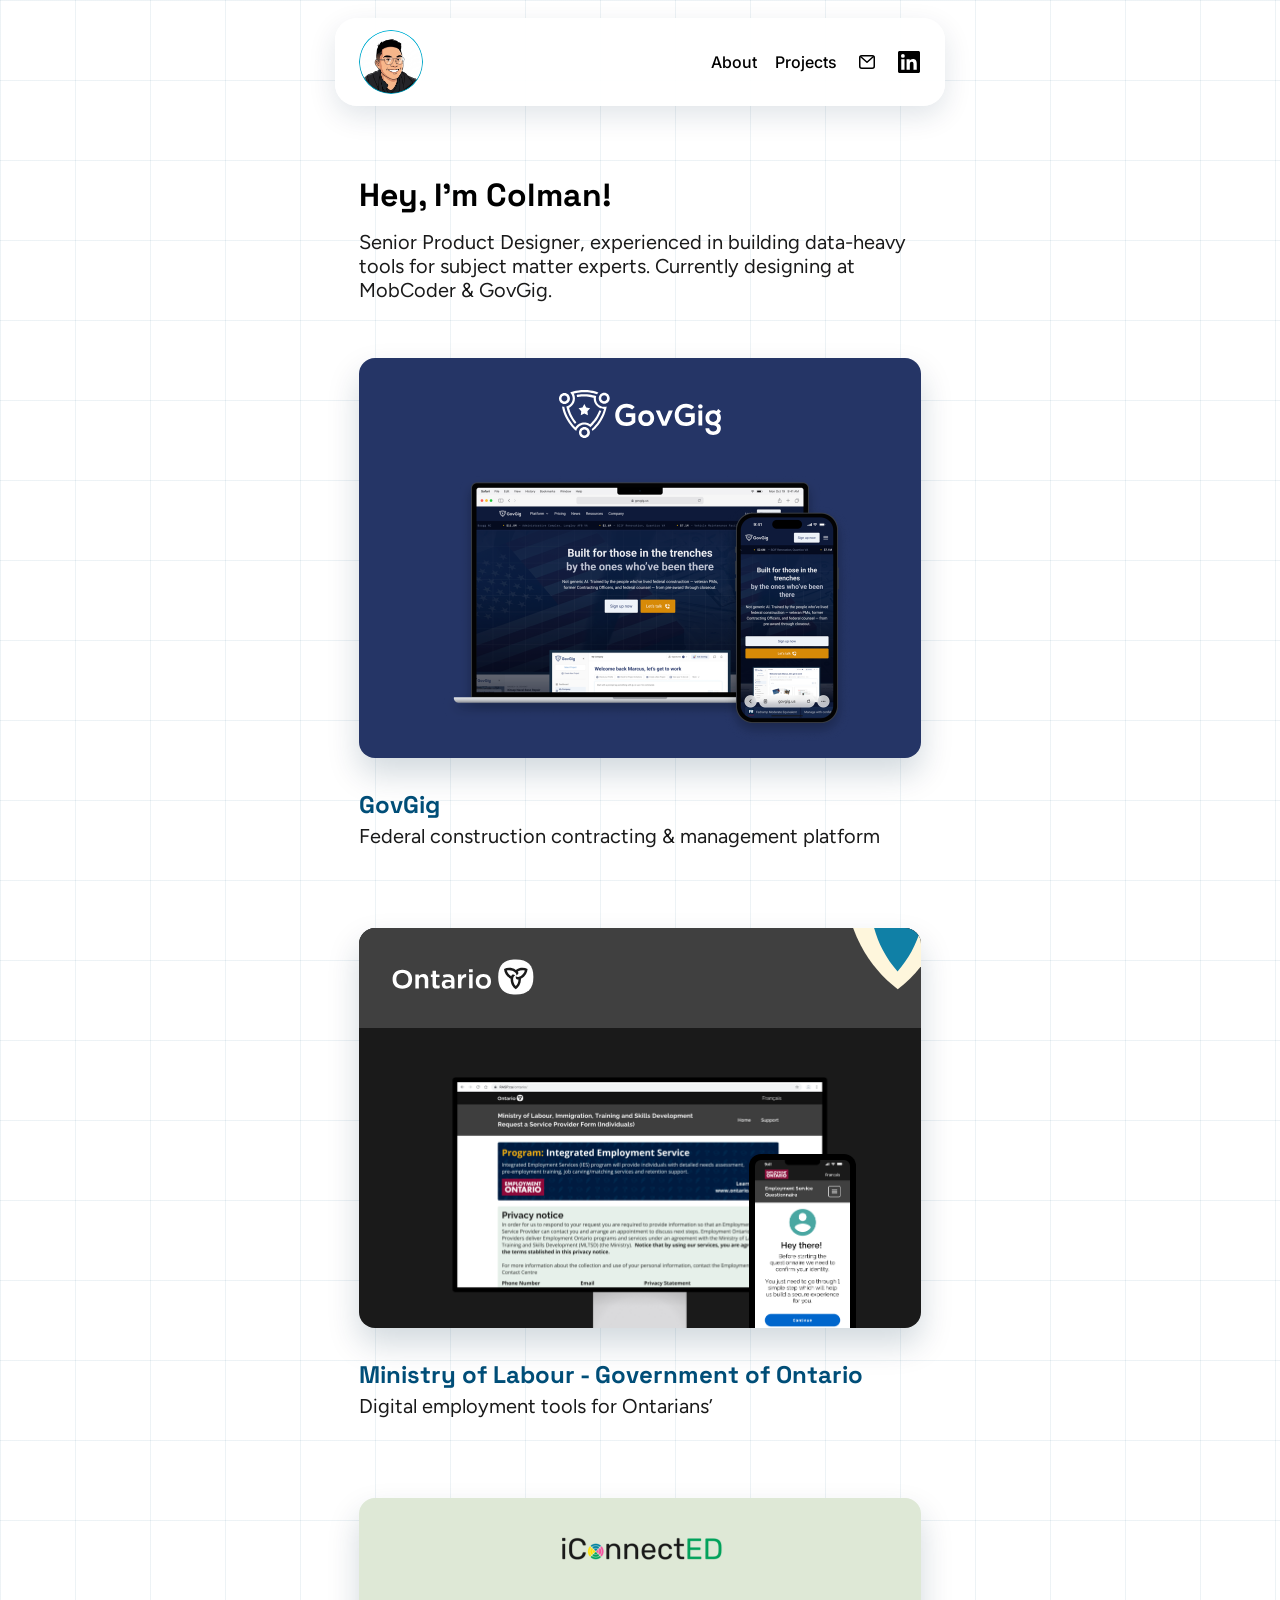
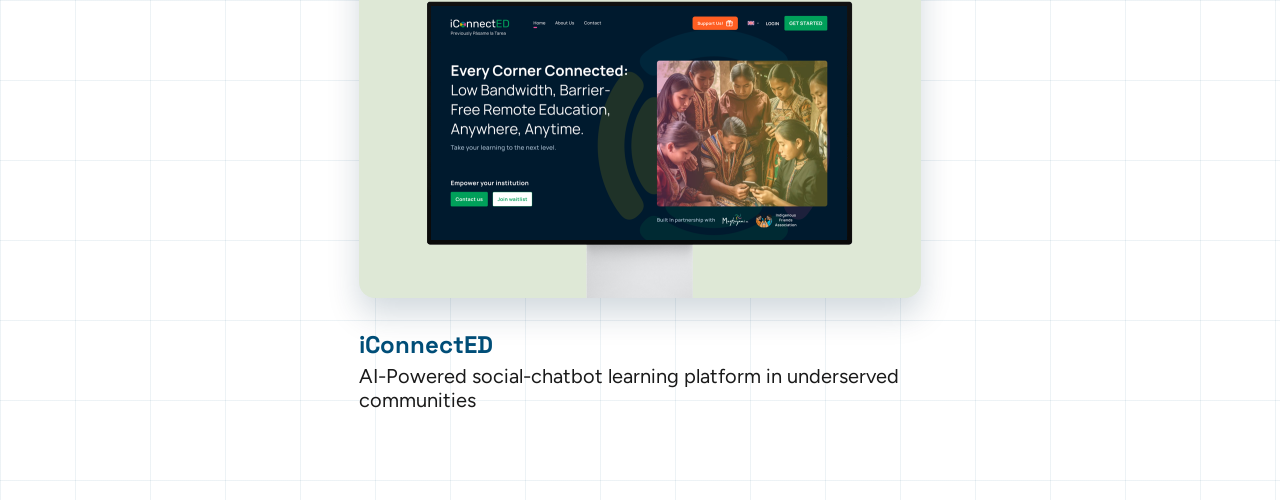
<file: index.html>
<!doctype html>
<html lang="en">
<head>
  <meta charset="utf-8">
  <meta name="viewport" content="width=device-width, initial-scale=1">
  <title>Colman's Portfolio!</title>
  <meta name="description" content="Colman Tsang — Senior Product Designer, experienced in building data-heavy tools for subject matter experts.">
  <link rel="icon" href="assets/avatar.png">
  <link rel="preconnect" href="https://fonts.googleapis.com">
  <link rel="preconnect" href="https://fonts.gstatic.com" crossorigin>
  <link href="https://fonts.googleapis.com/css2?family=Figtree:wght@400;500;600;700&family=Inter:wght@500&family=Space+Grotesk:wght@400;700&display=swap" rel="stylesheet">
  <link rel="stylesheet" href="styles.css">
  <link rel="stylesheet" href="about.css">
</head>
<body>
  <header class="nav-wrap">
    <nav class="nav">
      <a href="#" class="nav-avatar" aria-label="Home">
        <img src="assets/avatar.png" alt="Colman" width="64" height="64">
      </a>
      <div class="nav-links">
        <a href="#about" data-about>About</a>
        <a href="#projects">Projects</a>
        <a href="mailto:kolmantsang@gmail.com" class="icon" aria-label="Email">
          <svg viewBox="0 0 24 24" width="24" height="24" fill="none" stroke="currentColor" stroke-width="1.5" stroke-linecap="round" stroke-linejoin="round" aria-hidden="true">
            <rect x="4.75" y="5.75" width="14.5" height="12.5" rx="2"/>
            <path d="M5.5 6.5 12 12.25 18.5 6.5"/>
          </svg>
        </a>
        <a href="https://www.linkedin.com/in/colman-tsang/" class="icon" aria-label="LinkedIn" target="_blank" rel="noopener">
          <svg viewBox="0 0 24 24" width="22" height="22" fill="currentColor" aria-hidden="true">
            <path d="M20.45 20.45h-3.56v-5.57c0-1.33-.02-3.04-1.85-3.04-1.86 0-2.14 1.45-2.14 2.94v5.67H9.35V9h3.41v1.56h.05c.48-.9 1.64-1.85 3.37-1.85 3.6 0 4.27 2.37 4.27 5.46v6.28zM5.34 7.43a2.06 2.06 0 1 1 0-4.13 2.06 2.06 0 0 1 0 4.13zM7.12 20.45H3.56V9h3.56v11.45zM22.22 0H1.77C.79 0 0 .77 0 1.73v20.54C0 23.23.79 24 1.77 24h20.45c.98 0 1.78-.77 1.78-1.73V1.73C24 .77 23.2 0 22.22 0z"/>
          </svg>
        </a>
      </div>
    </nav>
  </header>

  <main>
    <section id="intro" class="hero">
      <h1>Hey, I’m Colman!</h1>
      <p>Senior Product Designer, experienced in building data-heavy tools for subject matter experts. Currently designing at MobCoder &amp; GovGig.</p>
    </section>

    <section id="projects" class="projects">
      <a href="govgig.html" class="card">
        <div class="shot shot--govgig">
          <img class="s-govgig-logo" src="assets/home/govgig-logo.svg" width="162" height="48" alt="GovGig">
          <img class="s-govgig-mac" src="assets/home/govgig-macbook.png" alt="GovGig landing page on a laptop">
          <img class="s-govgig-phone" src="assets/home/govgig-iphone.png" alt="GovGig landing page on a phone">
        </div>
        <div class="card-text">
          <h2>GovGig</h2>
          <p>Federal construction contracting &amp; management platform</p>
        </div>
      </a>

      <a href="ontario.html" class="card">
        <div class="shot shot--ontario">
          <span class="s-ontario-bar" aria-hidden="true"></span>
          <img class="s-ontario-logo" src="assets/home/ontario-logo.svg" width="176" height="70" alt="Ontario">
          <img class="s-ontario-graphic" src="assets/home/ontario-supergraphic.svg" width="68" height="62" alt="">
          <img class="s-ontario-ies" src="assets/home/ontario-ies.png" alt="Integrated Employment Service request page">
          <span class="s-ontario-phone"><img src="assets/home/ontario-esq-form.png" alt="Employment Service Questionnaire on a phone"></span>
        </div>
        <div class="card-text">
          <h2>Ministry of Labour - Government of Ontario</h2>
          <p>Digital employment tools for Ontarians’</p>
        </div>
      </a>

      <a href="iconnected.html" class="card">
        <div class="shot shot--iconnected">
          <img class="s-ic-logo" src="assets/home/iconnected-logo.png" alt="iConnectED">
          <span class="s-ic-display" aria-hidden="true"><img src="assets/home/iconnected-display.png" alt=""></span>
          <span class="s-ic-bezel" aria-hidden="true"></span>
          <span class="s-ic-screen"><img src="assets/home/iconnected-home.png" alt="iConnectED landing page on a desktop display"></span>
        </div>
        <div class="card-text">
          <h2>iConnectED</h2>
          <p>AI-Powered social-chatbot learning platform in underserved communities</p>
        </div>
      </a>
    </section>
  </main>

  <script src="about.js"></script>
</body>
</html>
</file>
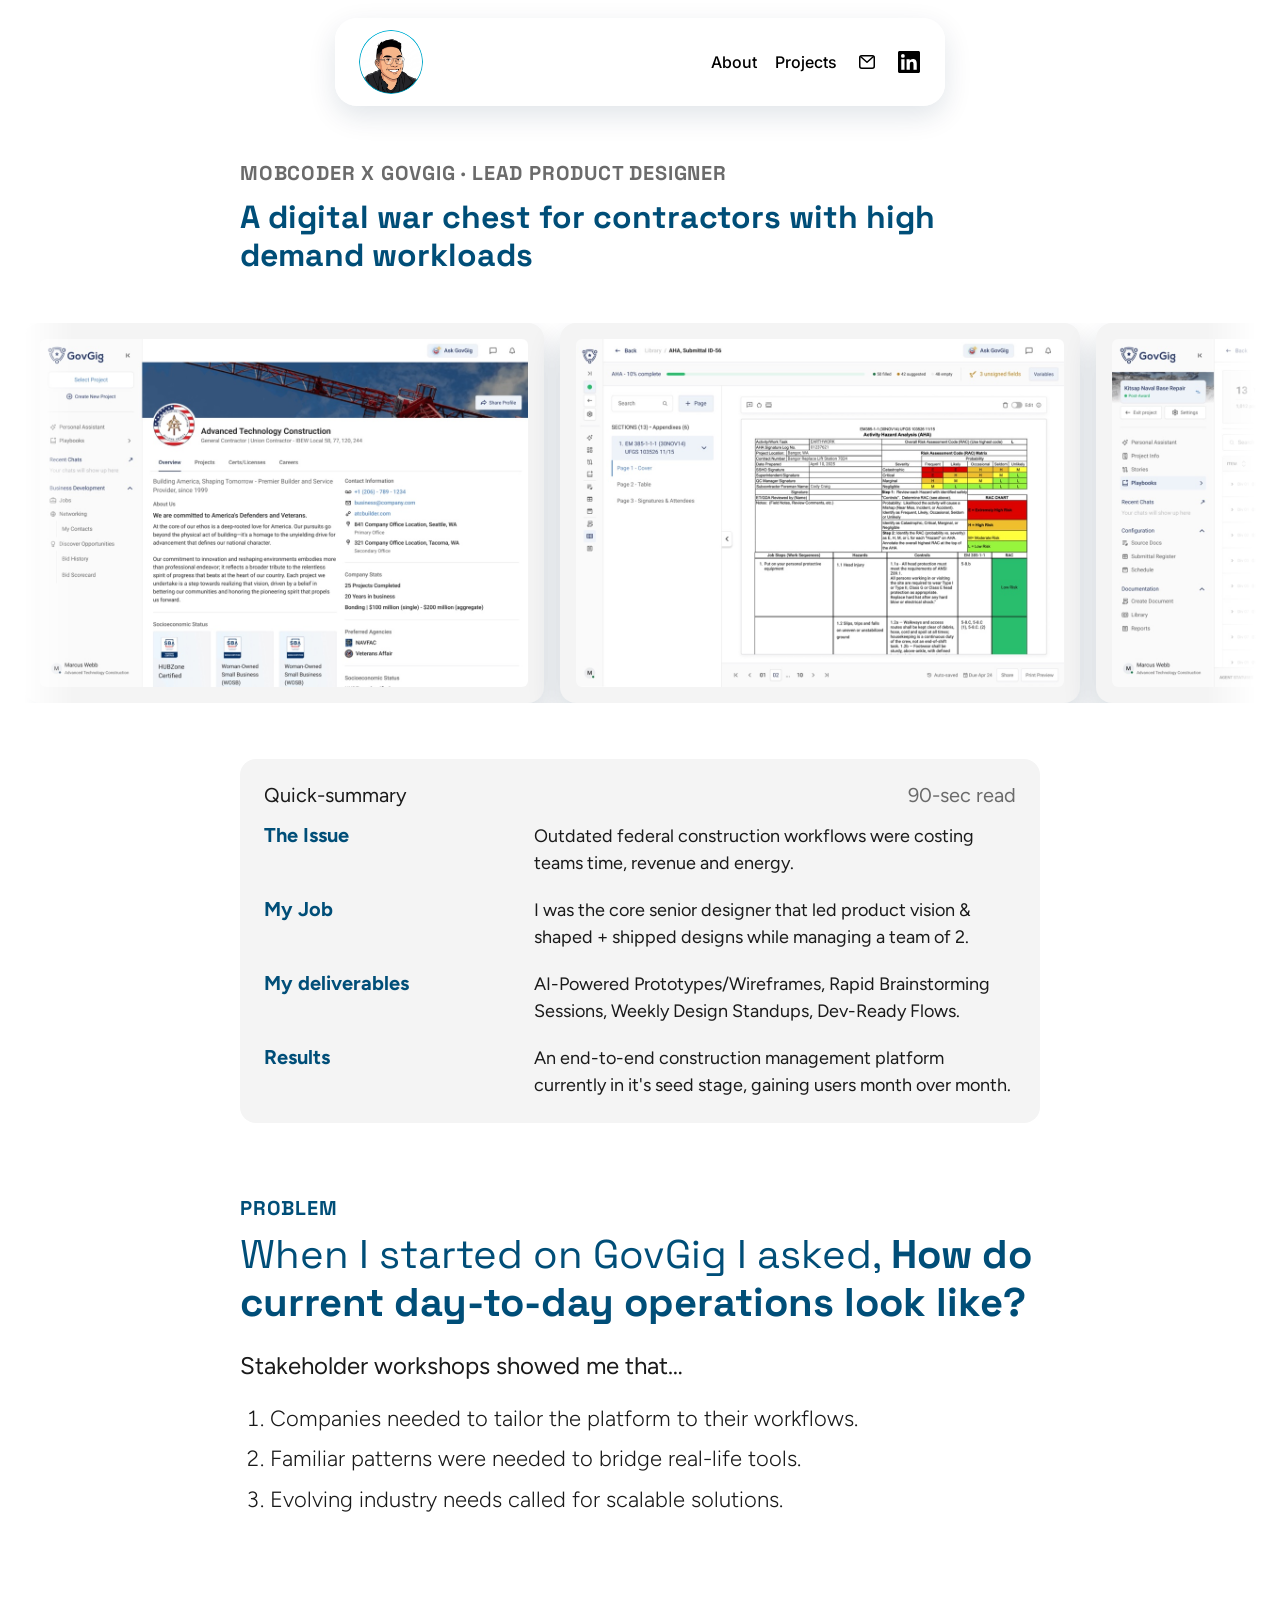
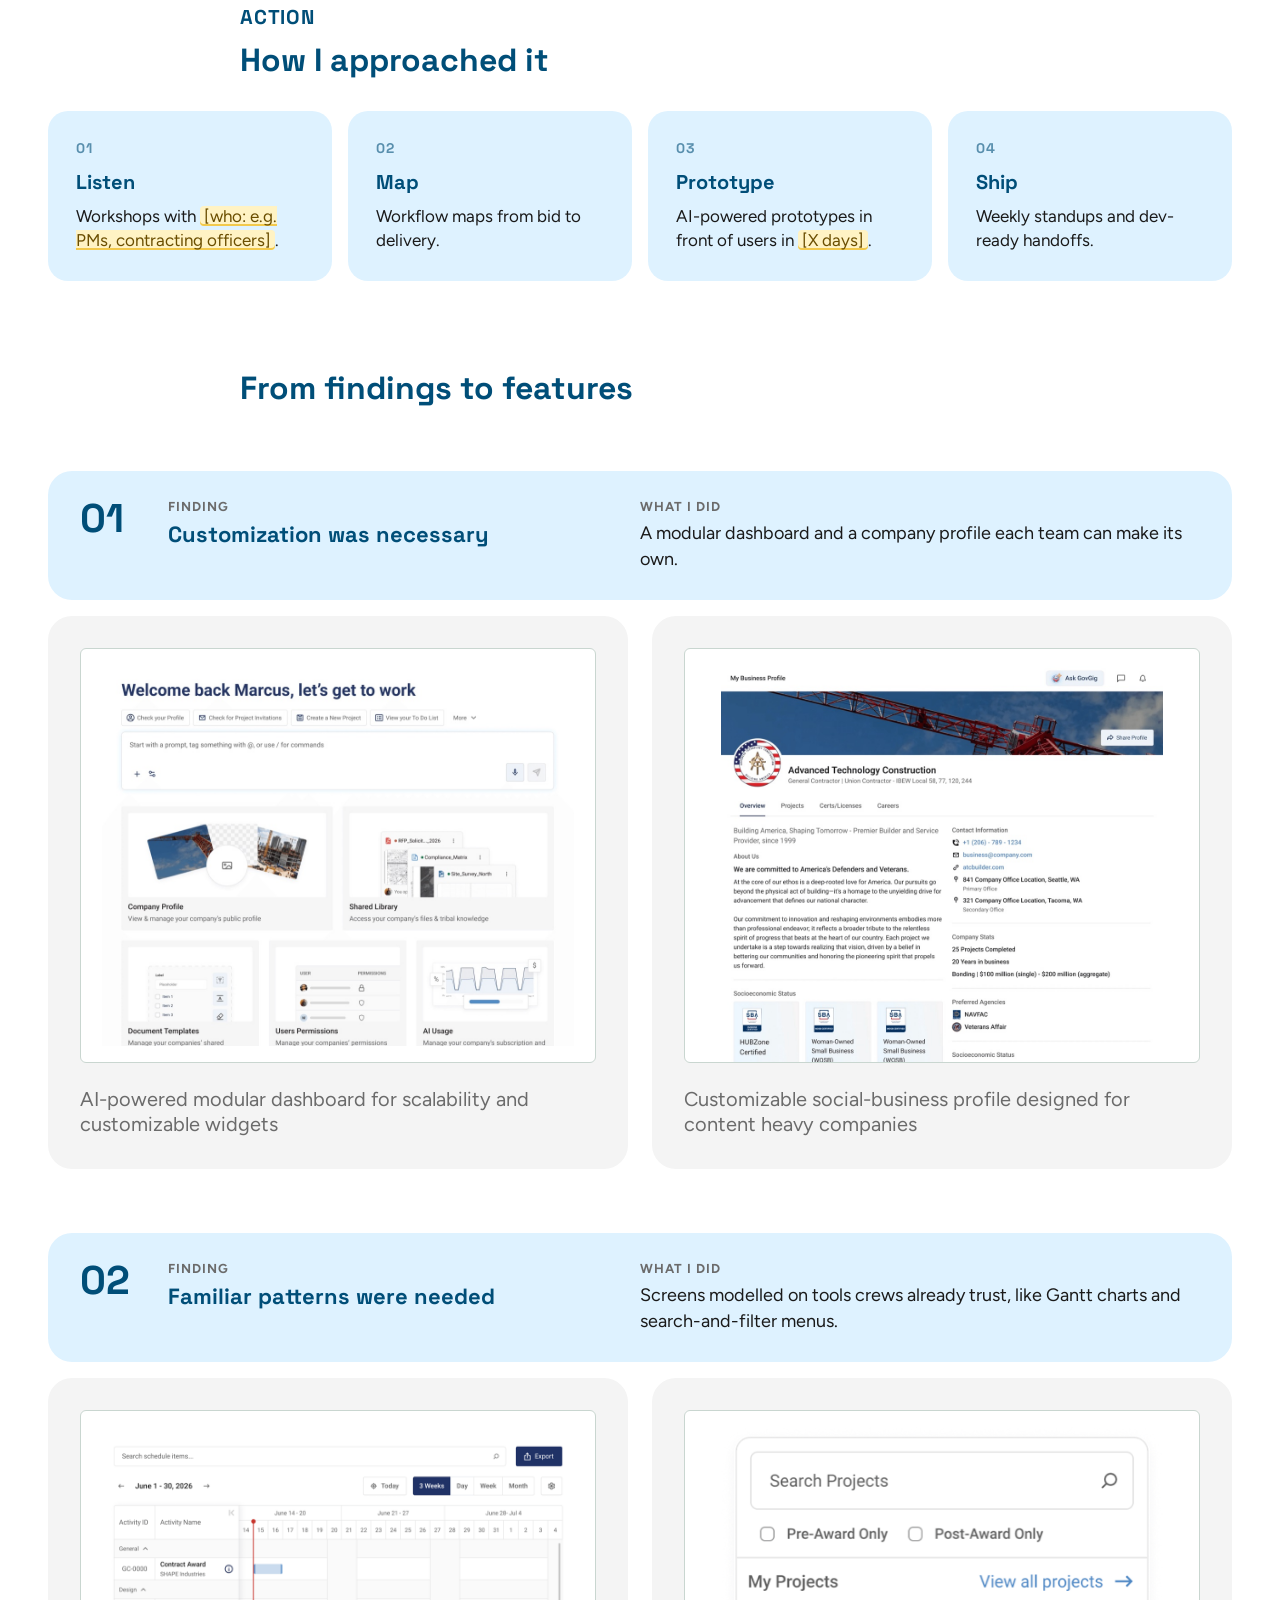
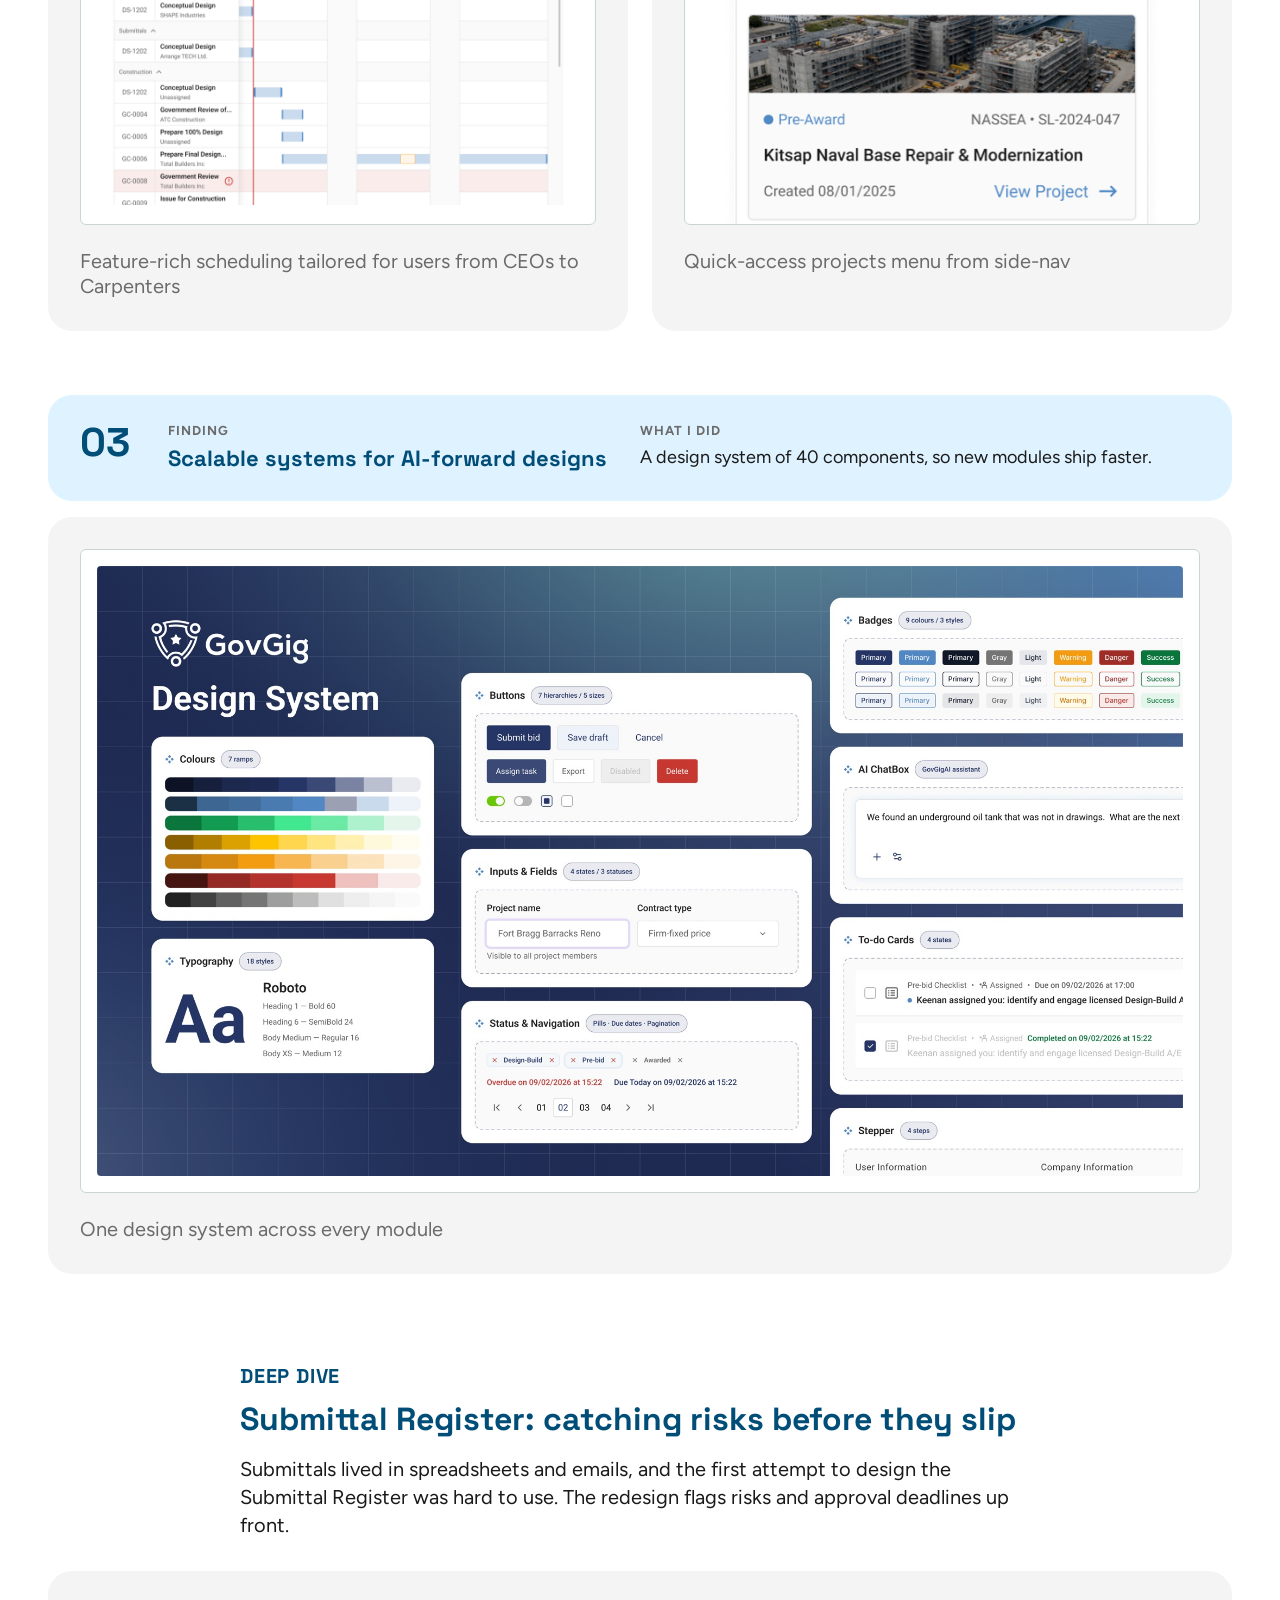
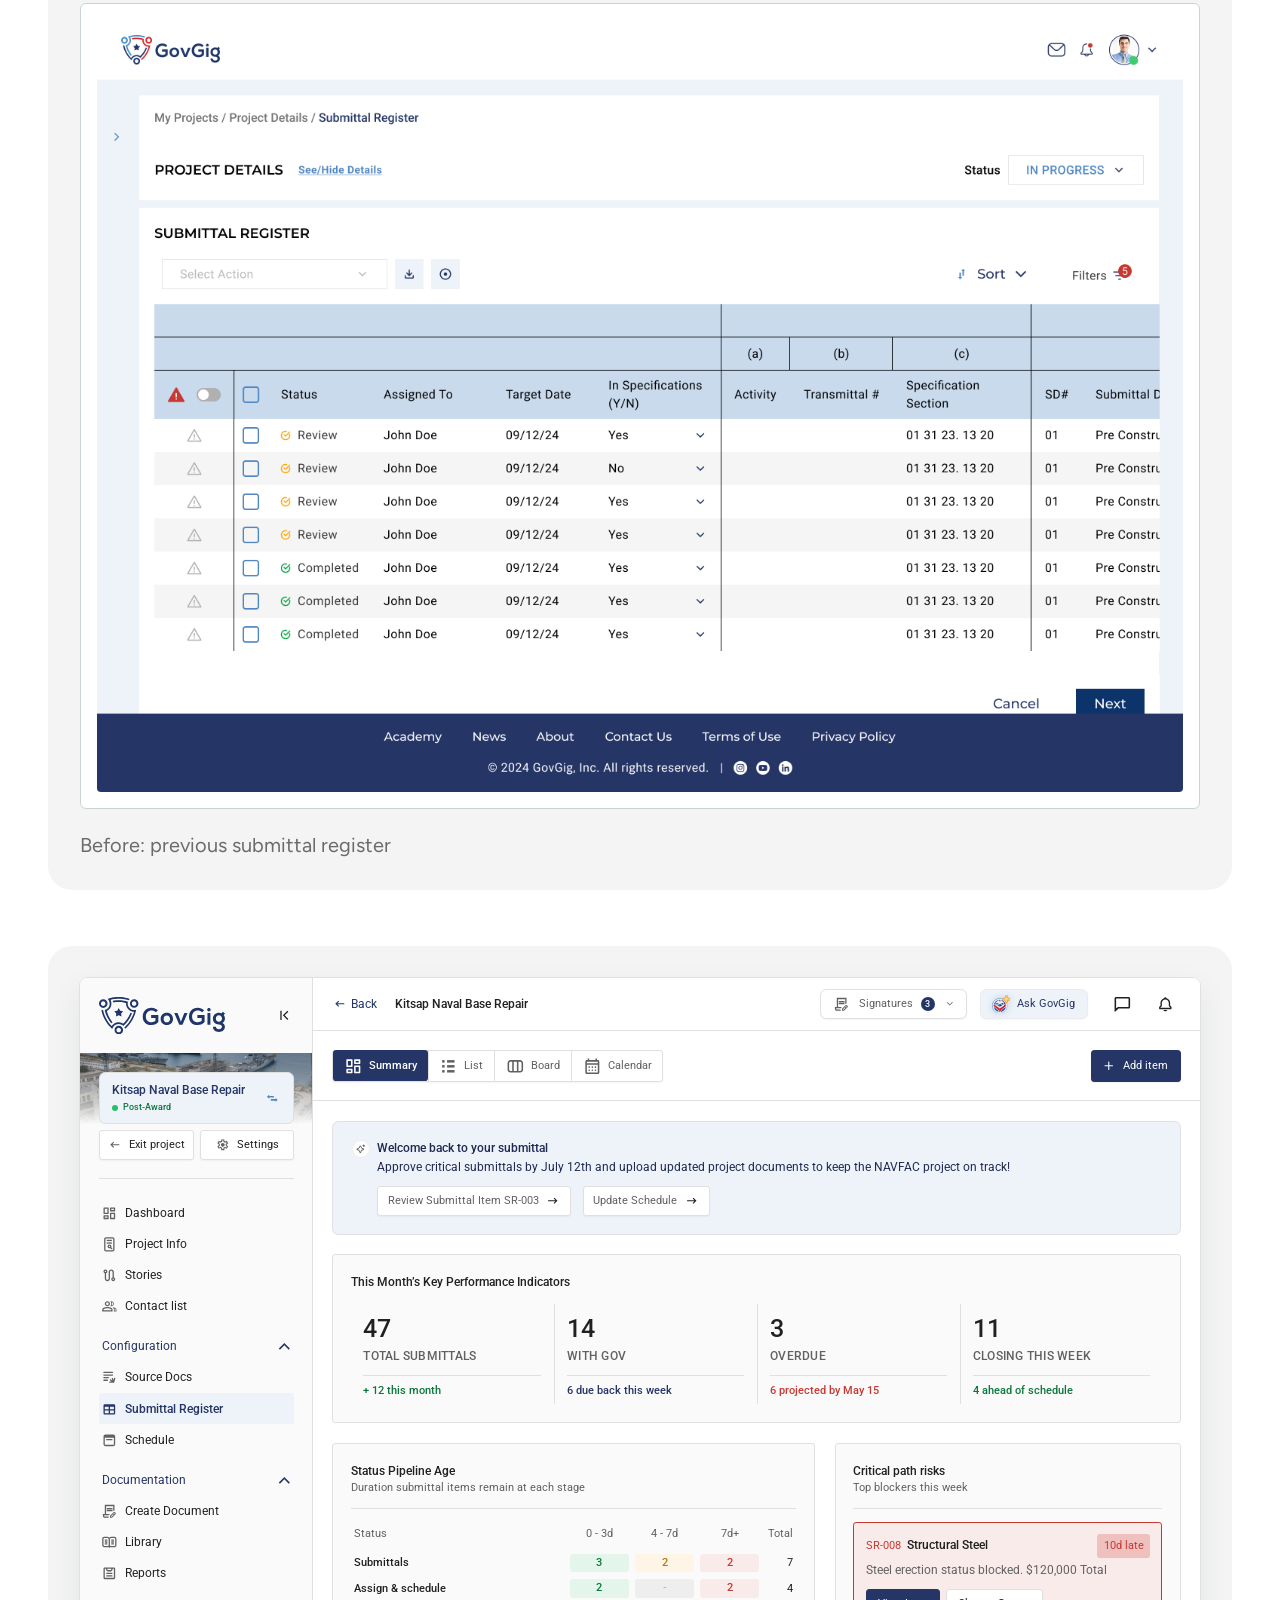
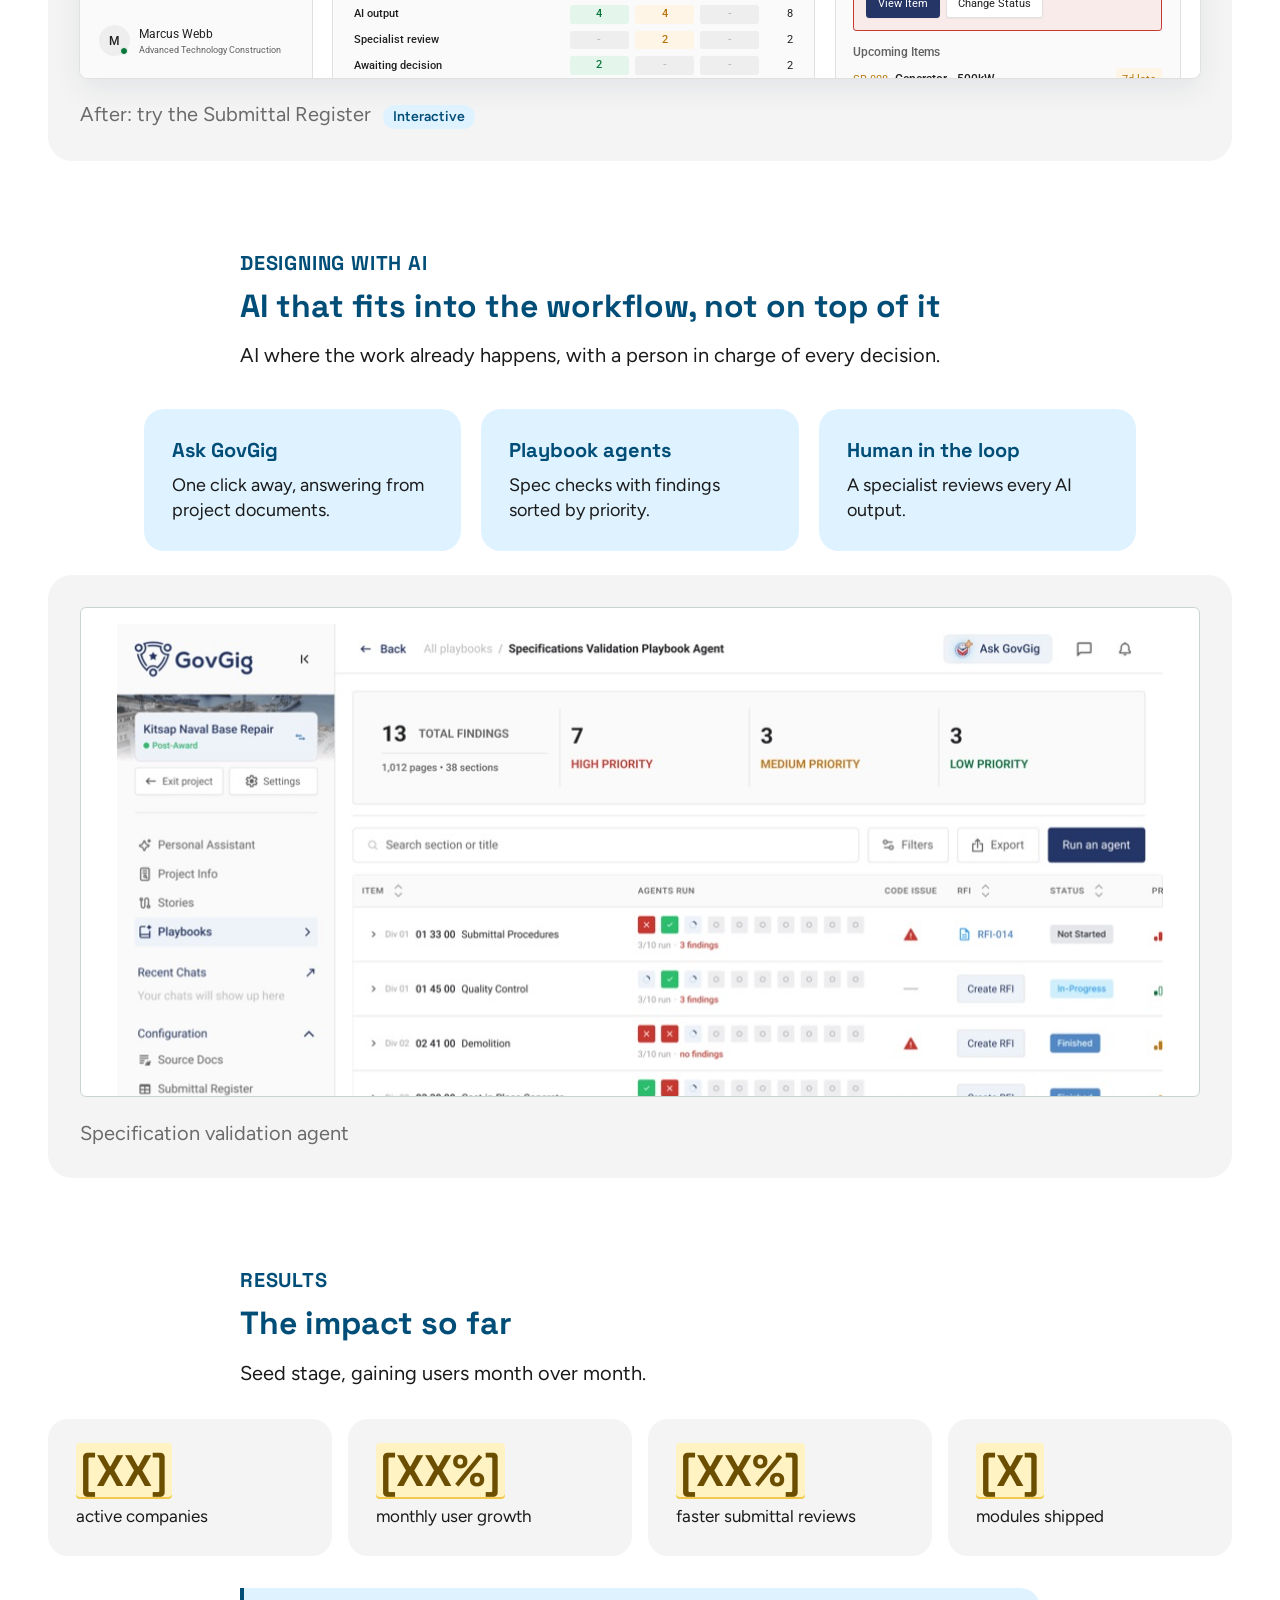
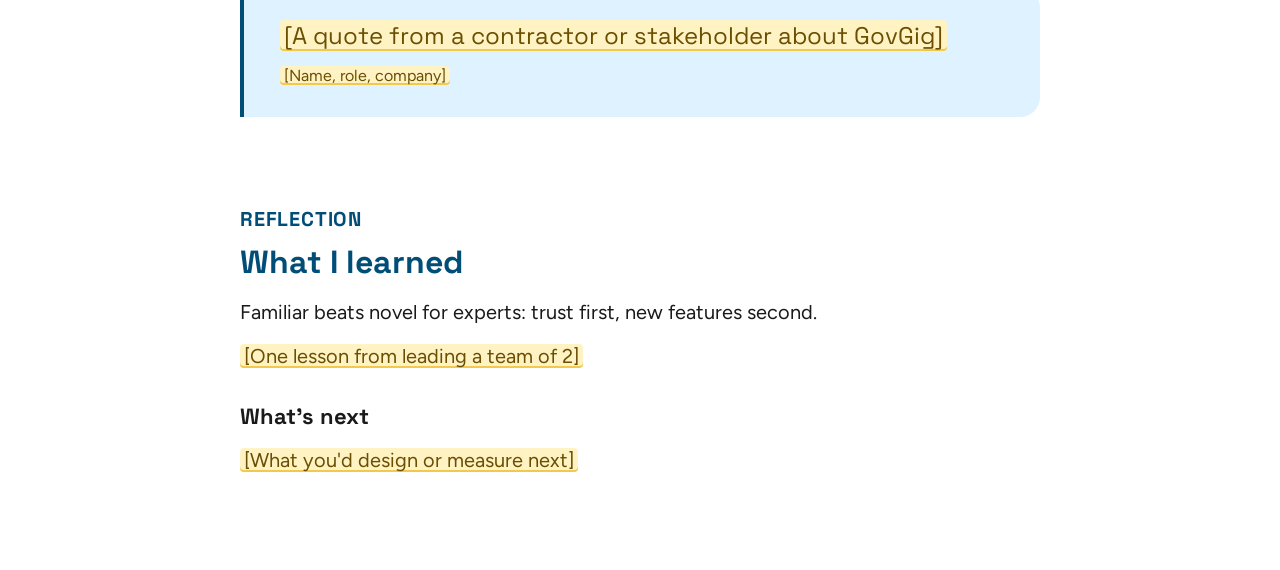
<file: govgig.html>
<!doctype html>
<html lang="en">
<head>
  <meta charset="utf-8">
  <meta name="viewport" content="width=device-width, initial-scale=1">
  <title>GovGig · Colman's Portfolio</title>
  <meta name="description" content="GovGig case study — a digital war chest for contractors with high demand workloads.">
  <link rel="icon" href="assets/avatar.png">
  <link rel="preconnect" href="https://fonts.googleapis.com">
  <link rel="preconnect" href="https://fonts.gstatic.com" crossorigin>
  <link href="https://fonts.googleapis.com/css2?family=Figtree:wght@300;400;600;700&family=Inter:wght@500&family=Roboto:wght@400;500&family=Space+Grotesk:wght@400;700&display=swap" rel="stylesheet">
  <link rel="stylesheet" href="styles.css">
  <link rel="stylesheet" href="case-study.css">
  <link rel="stylesheet" href="submittal-demo.css">
  <link rel="stylesheet" href="about.css">
</head>
<body class="plain">
  <header class="nav-wrap">
    <nav class="nav">
      <a href="index.html" class="nav-avatar" aria-label="Home">
        <img src="assets/avatar.png" alt="Colman" width="64" height="64">
      </a>
      <div class="nav-links">
        <a href="#about" data-about>About</a>
        <a href="index.html#projects">Projects</a>
        <a href="mailto:kolmantsang@gmail.com" class="icon" aria-label="Email">
          <svg viewBox="0 0 24 24" width="24" height="24" fill="none" stroke="currentColor" stroke-width="1.5" stroke-linecap="round" stroke-linejoin="round" aria-hidden="true">
            <rect x="4.75" y="5.75" width="14.5" height="12.5" rx="2"/>
            <path d="M5.5 6.5 12 12.25 18.5 6.5"/>
          </svg>
        </a>
        <a href="https://www.linkedin.com/in/colman-tsang/" class="icon" aria-label="LinkedIn" target="_blank" rel="noopener">
          <svg viewBox="0 0 24 24" width="22" height="22" fill="currentColor" aria-hidden="true">
            <path d="M20.45 20.45h-3.56v-5.57c0-1.33-.02-3.04-1.85-3.04-1.86 0-2.14 1.45-2.14 2.94v5.67H9.35V9h3.41v1.56h.05c.48-.9 1.64-1.85 3.37-1.85 3.6 0 4.27 2.37 4.27 5.46v6.28zM5.34 7.43a2.06 2.06 0 1 1 0-4.13 2.06 2.06 0 0 1 0 4.13zM7.12 20.45H3.56V9h3.56v11.45zM22.22 0H1.77C.79 0 0 .77 0 1.73v20.54C0 23.23.79 24 1.77 24h20.45c.98 0 1.78-.77 1.78-1.73V1.73C24 .77 23.2 0 22.22 0z"/>
          </svg>
        </a>
      </div>
    </nav>
  </header>

  <main class="cs">
    <section class="cs-hero">
      <p class="eyebrow">Mobcoder x GovGig · Lead Product Designer</p>
      <h1>A digital war chest for contractors with high demand workloads</h1>
    </section>

    <section class="ticker" aria-label="GovGig screens">
      <div class="ticker-track">
        <!-- The set is listed twice so the loop is seamless; the copy is hidden from screen readers -->
        <figure class="shot"><button type="button" class="zoom" data-full="assets/govgig/screen-profile.png" aria-label="Enlarge: Business profile screen"><img src="assets/govgig/page/screen-profile.jpg" alt="Business profile screen"></button></figure>
        <figure class="shot"><button type="button" class="zoom" data-full="assets/govgig/screen-aha.png" aria-label="Enlarge: AHA submittal document editor"><img src="assets/govgig/page/screen-aha.jpg" alt="AHA submittal document editor"></button></figure>
        <figure class="shot"><button type="button" class="zoom" data-full="assets/govgig/screen-playbook.png" aria-label="Enlarge: Specification validation playbook agent"><img src="assets/govgig/page/screen-playbook.jpg" alt="Specification validation playbook agent"></button></figure>
        <figure class="shot"><button type="button" class="zoom" data-full="assets/govgig/screen-dashboard.png" aria-label="Enlarge: Kitsap Naval Base Repair project dashboard"><img src="assets/govgig/page/screen-dashboard.jpg" alt="Kitsap Naval Base Repair project dashboard"></button></figure>
        <figure class="shot" aria-hidden="true"><button type="button" class="zoom" data-full="assets/govgig/screen-profile.png" data-caption="Business profile screen" tabindex="-1"><img src="assets/govgig/page/screen-profile.jpg" alt=""></button></figure>
        <figure class="shot" aria-hidden="true"><button type="button" class="zoom" data-full="assets/govgig/screen-aha.png" data-caption="AHA submittal document editor" tabindex="-1"><img src="assets/govgig/page/screen-aha.jpg" alt=""></button></figure>
        <figure class="shot" aria-hidden="true"><button type="button" class="zoom" data-full="assets/govgig/screen-playbook.png" data-caption="Specification validation playbook agent" tabindex="-1"><img src="assets/govgig/page/screen-playbook.jpg" alt=""></button></figure>
        <figure class="shot" aria-hidden="true"><button type="button" class="zoom" data-full="assets/govgig/screen-dashboard.png" data-caption="Kitsap Naval Base Repair project dashboard" tabindex="-1"><img src="assets/govgig/page/screen-dashboard.jpg" alt=""></button></figure>
      </div>
    </section>

    <section class="cs-summary" aria-label="Quick summary">
      <div class="cs-summary-head">
        <span>Quick-summary</span>
        <span class="muted">90-sec read</span>
      </div>
      <dl>
        <dt>The Issue</dt>
        <dd>Outdated federal construction workflows were costing teams time, revenue and energy.</dd>
        <dt>My Job</dt>
        <dd>I was the core senior designer that led product vision &amp; shaped + shipped designs while managing a team of 2.</dd>
        <dt>My deliverables</dt>
        <dd>AI-Powered Prototypes/Wireframes, Rapid Brainstorming Sessions, Weekly Design Standups, Dev-Ready Flows.</dd>
        <dt>Results</dt>
        <dd>An end-to-end construction management platform currently in it's seed stage, gaining users month over month.</dd>
      </dl>
    </section>

    <!-- ============ PROBLEM ============ -->
    <section class="cs-research">
      <p class="eyebrow">Problem</p>
      <h2>When I started on GovGig I asked, <strong>How do current day-to-day operations look like?</strong></h2>
      <p class="lead">Stakeholder workshops showed me that…</p>
      <ol>
        <li>Companies needed to tailor the platform to their workflows.</li>
        <li>Familiar patterns were needed to bridge real-life tools.</li>
        <li>Evolving industry needs called for scalable solutions.</li>
      </ol>
    </section>

    <!-- ============ ACTION: process ============ -->
    <section class="cs-text">
      <p class="eyebrow">Action</p>
      <h2>How I approached it</h2>
    </section>
    <section class="cards-4" aria-label="Design process">
      <div class="info-card">
        <span class="step-num">01</span>
        <h3>Listen</h3>
        <p>Workshops with <span class="tbd">[who: e.g. PMs, contracting officers]</span>.</p>
      </div>
      <div class="info-card">
        <span class="step-num">02</span>
        <h3>Map</h3>
        <p>Workflow maps from bid to delivery.</p>
      </div>
      <div class="info-card">
        <span class="step-num">03</span>
        <h3>Prototype</h3>
        <p>AI-powered prototypes in front of users in <span class="tbd">[X days]</span>.</p>
      </div>
      <div class="info-card">
        <span class="step-num">04</span>
        <h3>Ship</h3>
        <p>Weekly standups and dev-ready handoffs.</p>
      </div>
    </section>

    <!-- ============ ACTION: finding → decision → feature ============ -->
    <section class="cs-text">
      <h2>From findings to features</h2>
    </section>

    <section class="fdf" aria-labelledby="fdf-1">
      <div class="fdf-head">
        <span class="fdf-num">01</span>
        <div><p class="fdf-label">Finding</p><h3 id="fdf-1">Customization was necessary</h3></div>
        <div><p class="fdf-label">What I did</p><p>A modular dashboard and a company profile each team can make its own.</p></div>
      </div>
      <div class="features features--framed">
        <figure class="feature">
          <button type="button" class="zoom" data-full="assets/govgig/feature-dashboard.png" aria-label="Enlarge: Welcome dashboard with AI prompt and widgets">
            <img class="contain-full" src="assets/govgig/page/feature-dashboard.jpg" alt="Welcome dashboard with AI prompt and widgets">
          </button>
          <figcaption>AI-powered modular dashboard for scalability and customizable widgets</figcaption>
        </figure>
        <figure class="feature">
          <button type="button" class="zoom" data-full="assets/govgig/feature-profile.png" aria-label="Enlarge: Company business profile page">
            <img src="assets/govgig/page/feature-profile.jpg" alt="Company business profile page">
          </button>
          <figcaption>Customizable social-business profile designed for content heavy companies</figcaption>
        </figure>
      </div>
    </section>

    <section class="fdf" aria-labelledby="fdf-2">
      <div class="fdf-head">
        <span class="fdf-num">02</span>
        <div><p class="fdf-label">Finding</p><h3 id="fdf-2">Familiar patterns were needed</h3></div>
        <div><p class="fdf-label">What I did</p><p>Screens modelled on tools crews already trust, like Gantt charts and search-and-filter menus.</p></div>
      </div>
      <div class="features features--framed">
        <figure class="feature">
          <button type="button" class="zoom" data-full="assets/govgig/feature-schedule.png" aria-label="Enlarge: Schedule with grouped activities and a three-week Gantt timeline">
            <img class="contain-full" src="assets/govgig/page/feature-schedule.png" alt="Schedule with grouped activities and a three-week Gantt timeline">
          </button>
          <figcaption>Feature-rich scheduling tailored for users from CEOs to Carpenters</figcaption>
        </figure>
        <figure class="feature">
          <button type="button" class="zoom" data-full="assets/govgig/feature-sidenav.png" aria-label="Enlarge: Project switcher in the side navigation">
            <img class="crop-top" src="assets/govgig/page/feature-sidenav.png" alt="Project switcher in the side navigation: search, pre/post-award filters and project cards">
          </button>
          <figcaption>Quick-access projects menu from side-nav</figcaption>
        </figure>
      </div>
    </section>

    <section class="fdf" aria-labelledby="fdf-3">
      <div class="fdf-head">
        <span class="fdf-num">03</span>
        <div><p class="fdf-label">Finding</p><h3 id="fdf-3">Scalable systems for AI-forward designs</h3></div>
        <div><p class="fdf-label">What I did</p><p>A design system of 40 components, so new modules ship faster.</p></div>
      </div>
      <div class="features features--framed">
        <figure class="feature feature--wide">
          <button type="button" class="zoom frame" data-full="assets/govgig/feature-design-system.jpg" aria-label="Enlarge: GovGig design system overview">
            <img class="natural" src="assets/govgig/page/feature-design-system.jpg" alt="GovGig design system: colour ramps, Roboto type styles, buttons, inputs, badges, status pills, AI chatbox, to-do cards and stepper">
          </button>
          <figcaption>One design system across every module</figcaption>
        </figure>
      </div>
    </section>

    <!-- ============ ACTION: deep dive ============ -->
    <section class="cs-text">
      <p class="eyebrow">Deep dive</p>
      <h2>Submittal Register: catching risks before they slip</h2>
      <p>Submittals lived in spreadsheets and emails, and the first attempt to design the Submittal Register was hard to use. The redesign flags risks and approval deadlines up front.</p>
    </section>
    <section class="features features--framed" style="margin-top:32px">
      <figure class="feature feature--wide">
        <button type="button" class="zoom frame" data-full="assets/govgig/before-submittal-register.png" aria-label="Enlarge: Previous submittal register">
          <img class="natural" src="assets/govgig/before-submittal-register.png" alt="Previous submittal register: a dense spreadsheet-style table with grouped column headers">
        </button>
        <figcaption>Before: previous submittal register</figcaption>
      </figure>
    </section>
    <section class="demo-box" aria-labelledby="demo-caption">
      <figure>
        <div data-submittal-demo></div>
        <figcaption id="demo-caption"><span>After: try the Submittal Register</span><span class="demo-tag">Interactive</span></figcaption>
      </figure>
    </section>

    <!-- ============ ACTION: AI ============ -->
    <section class="cs-text">
      <p class="eyebrow">Designing with AI</p>
      <h2>AI that fits into the workflow, not on top of it</h2>
      <p>AI where the work already happens, with a person in charge of every decision.</p>
    </section>
    <section class="cards-3" aria-label="AI features">
      <div class="info-card">
        <h3>Ask GovGig</h3>
        <p>One click away, answering from project documents.</p>
      </div>
      <div class="info-card">
        <h3>Playbook agents</h3>
        <p>Spec checks with findings sorted by priority.</p>
      </div>
      <div class="info-card">
        <h3>Human in the loop</h3>
        <p>A specialist reviews every AI output.</p>
      </div>
    </section>
    <section class="features features--framed" style="margin-top:24px">
      <figure class="feature feature--wide">
        <button type="button" class="zoom" data-full="assets/govgig/screen-playbook.png" aria-label="Enlarge: Specification validation playbook agent">
          <img src="assets/govgig/page/screen-playbook.jpg" alt="Specification validation playbook agent with findings sorted by priority">
        </button>
        <figcaption>Specification validation agent</figcaption>
      </figure>
    </section>

    <!-- ============ RESULTS ============ -->
    <section class="cs-text">
      <p class="eyebrow">Results</p>
      <h2>The impact so far</h2>
      <p>Seed stage, gaining users month over month.</p>
    </section>
    <section class="stats" aria-label="Key results">
      <!-- PLACEHOLDERS: replace each value and label with real numbers -->
      <div class="stat"><b><span class="tbd">[XX]</span></b><span>active companies</span></div>
      <div class="stat"><b><span class="tbd">[XX%]</span></b><span>monthly user growth</span></div>
      <div class="stat"><b><span class="tbd">[XX%]</span></b><span>faster submittal reviews</span></div>
      <div class="stat"><b><span class="tbd">[X]</span></b><span>modules shipped</span></div>
    </section>
    <section class="quote">
      <blockquote>
        <p><span class="tbd">[A quote from a contractor or stakeholder about GovGig]</span></p>
        <footer><span class="tbd">[Name, role, company]</span></footer>
      </blockquote>
    </section>

    <!-- ============ REFLECTION ============ -->
    <section class="cs-text">
      <p class="eyebrow">Reflection</p>
      <h2>What I learned</h2>
      <p>Familiar beats novel for experts: trust first, new features second.</p>
      <p><span class="tbd">[One lesson from leading a team of 2]</span></p>
      <h3>What's next</h3>
      <p><span class="tbd">[What you'd design or measure next]</span></p>
    </section>
  </main>

  <script src="about.js"></script>
  <script src="lightbox.js"></script>
  <script src="submittal-demo-icons.js"></script>
  <script src="submittal-demo.js"></script>
</body>
</html>
</file>
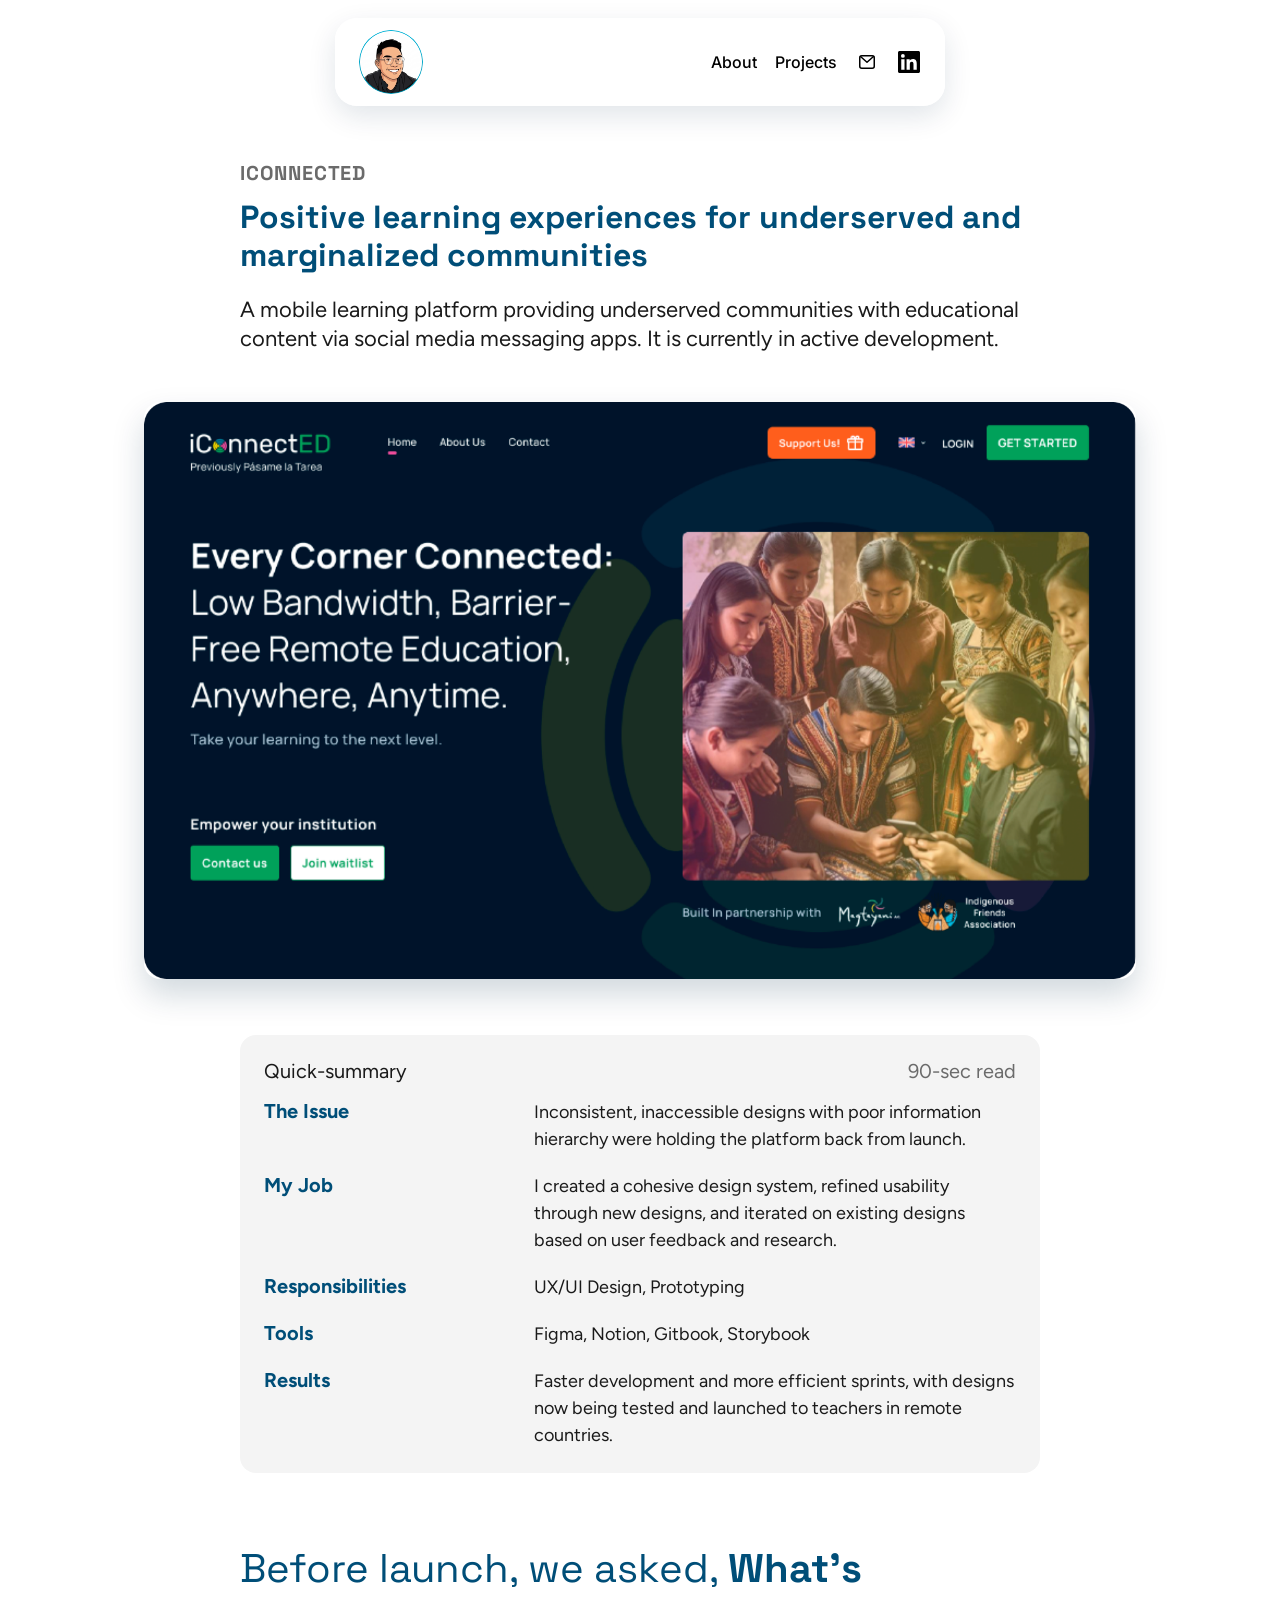
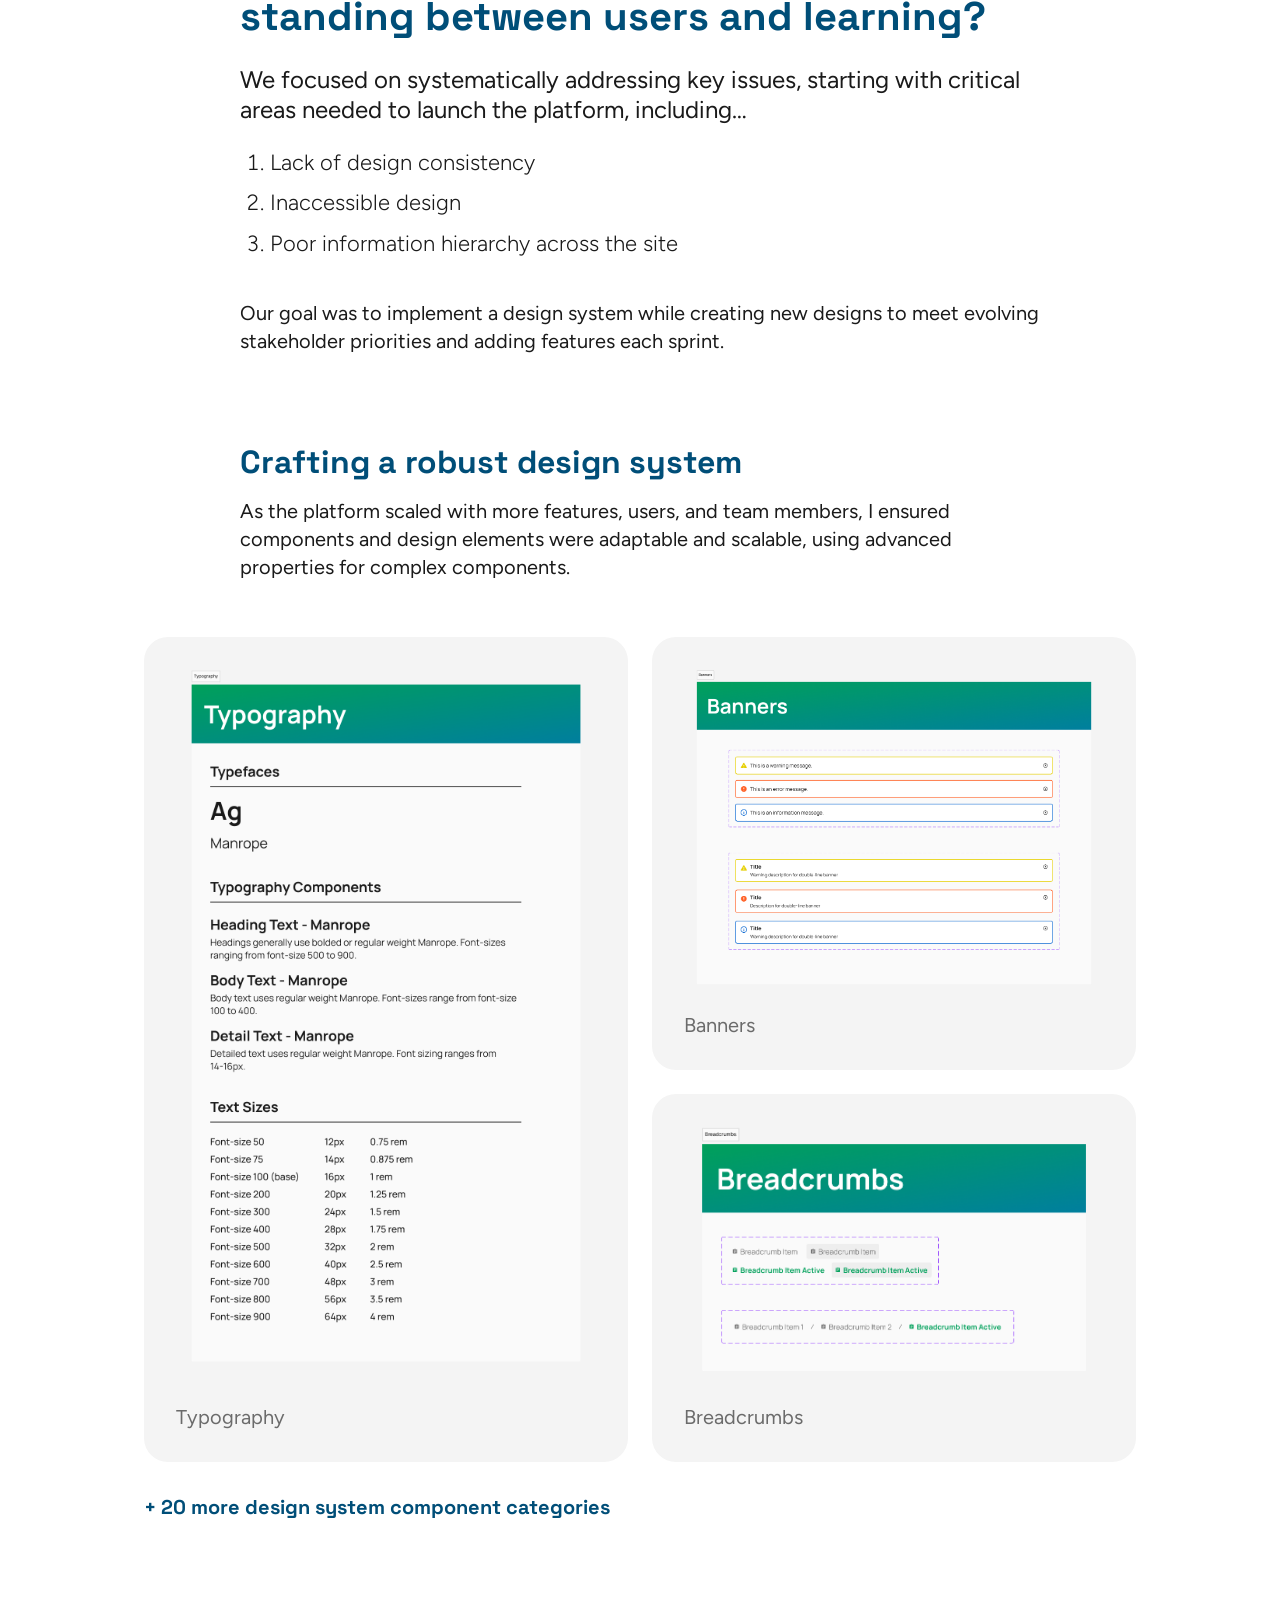
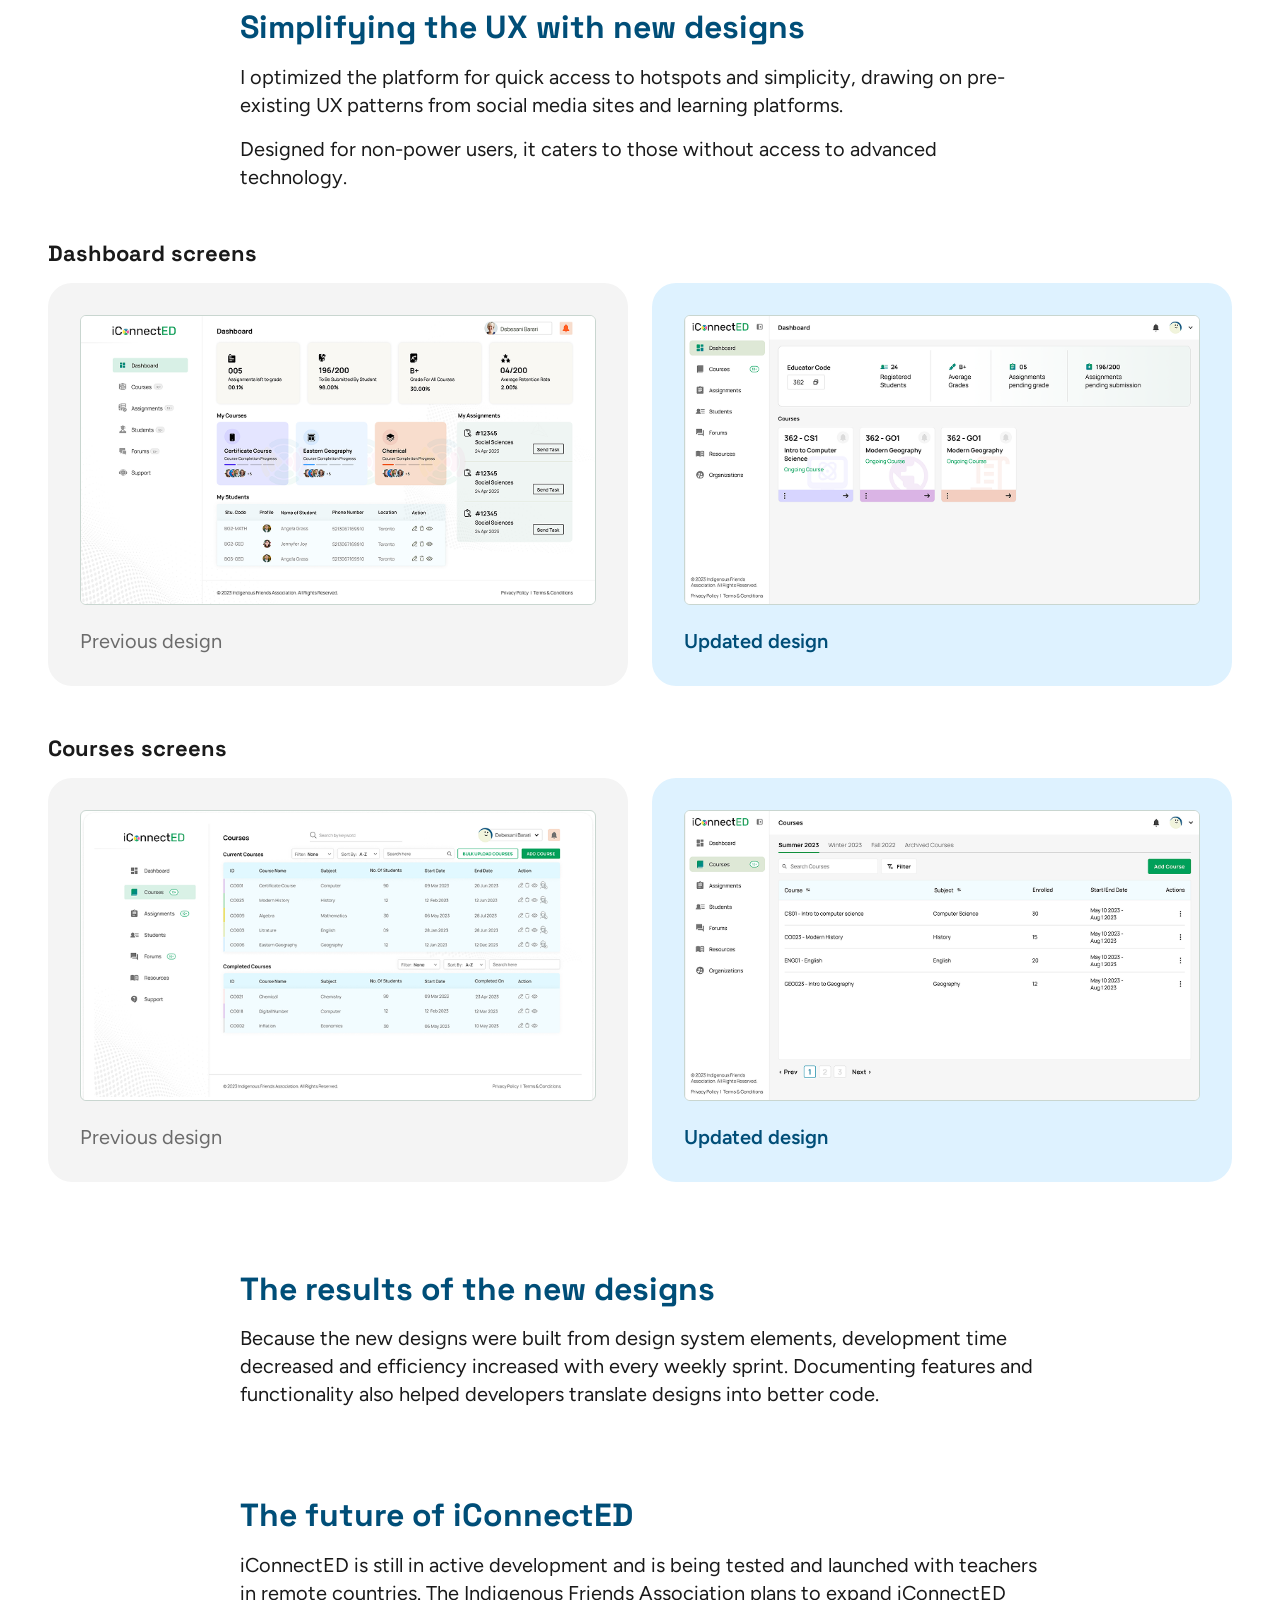
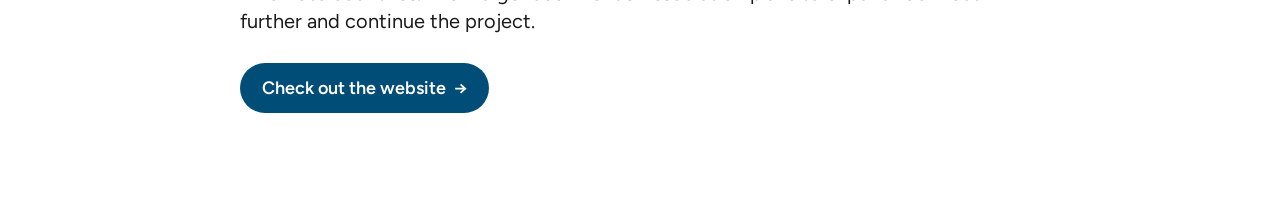
<file: iconnected.html>
<!doctype html>
<html lang="en">
<head>
  <meta charset="utf-8">
  <meta name="viewport" content="width=device-width, initial-scale=1">
  <title>iConnectED · Colman's Portfolio</title>
  <meta name="description" content="iConnectED case study — positive learning experiences for underserved and marginalized communities.">
  <link rel="icon" href="assets/avatar.png">
  <link rel="preconnect" href="https://fonts.googleapis.com">
  <link rel="preconnect" href="https://fonts.gstatic.com" crossorigin>
  <link href="https://fonts.googleapis.com/css2?family=Figtree:wght@300;400;600;700&family=Inter:wght@500&family=Space+Grotesk:wght@400;700&display=swap" rel="stylesheet">
  <link rel="stylesheet" href="styles.css">
  <link rel="stylesheet" href="case-study.css">
  <link rel="stylesheet" href="about.css">
</head>
<body class="plain">
  <header class="nav-wrap">
    <nav class="nav">
      <a href="index.html" class="nav-avatar" aria-label="Home">
        <img src="assets/avatar.png" alt="Colman" width="64" height="64">
      </a>
      <div class="nav-links">
        <a href="#about" data-about>About</a>
        <a href="index.html#projects">Projects</a>
        <a href="mailto:kolmantsang@gmail.com" class="icon" aria-label="Email">
          <svg viewBox="0 0 24 24" width="24" height="24" fill="none" stroke="currentColor" stroke-width="1.5" stroke-linecap="round" stroke-linejoin="round" aria-hidden="true">
            <rect x="4.75" y="5.75" width="14.5" height="12.5" rx="2"/>
            <path d="M5.5 6.5 12 12.25 18.5 6.5"/>
          </svg>
        </a>
        <a href="https://www.linkedin.com/in/colman-tsang/" class="icon" aria-label="LinkedIn" target="_blank" rel="noopener">
          <svg viewBox="0 0 24 24" width="22" height="22" fill="currentColor" aria-hidden="true">
            <path d="M20.45 20.45h-3.56v-5.57c0-1.33-.02-3.04-1.85-3.04-1.86 0-2.14 1.45-2.14 2.94v5.67H9.35V9h3.41v1.56h.05c.48-.9 1.64-1.85 3.37-1.85 3.6 0 4.27 2.37 4.27 5.46v6.28zM5.34 7.43a2.06 2.06 0 1 1 0-4.13 2.06 2.06 0 0 1 0 4.13zM7.12 20.45H3.56V9h3.56v11.45zM22.22 0H1.77C.79 0 0 .77 0 1.73v20.54C0 23.23.79 24 1.77 24h20.45c.98 0 1.78-.77 1.78-1.73V1.73C24 .77 23.2 0 22.22 0z"/>
          </svg>
        </a>
      </div>
    </nav>
  </header>

  <main class="cs">
    <section class="cs-hero">
      <p class="eyebrow">iConnectED</p>
      <h1>Positive learning experiences for underserved and marginalized communities</h1>
      <p class="lead">A mobile learning platform providing underserved communities with educational content via social media messaging apps. It is currently in active development.</p>
    </section>

    <figure class="cs-showcase">
      <img src="assets/iconnected/hero.png" alt="iConnectED landing page: Every corner connected — low bandwidth, barrier-free remote education">
    </figure>

    <section class="cs-summary" aria-label="Quick summary">
      <div class="cs-summary-head">
        <span>Quick-summary</span>
        <span class="muted">90-sec read</span>
      </div>
      <dl>
        <dt>The Issue</dt>
        <dd>Inconsistent, inaccessible designs with poor information hierarchy were holding the platform back from launch.</dd>
        <dt>My Job</dt>
        <dd>I created a cohesive design system, refined usability through new designs, and iterated on existing designs based on user feedback and research.</dd>
        <dt>Responsibilities</dt>
        <dd>UX/UI Design, Prototyping</dd>
        <dt>Tools</dt>
        <dd>Figma, Notion, Gitbook, Storybook</dd>
        <dt>Results</dt>
        <dd>Faster development and more efficient sprints, with designs now being tested and launched to teachers in remote countries.</dd>
      </dl>
    </section>

    <section class="cs-research">
      <h2>Before launch, we asked, <strong>What's standing between users and learning?</strong></h2>
      <p class="lead">We focused on systematically addressing key issues, starting with critical areas needed to launch the platform, including…</p>
      <ol>
        <li>Lack of design consistency</li>
        <li>Inaccessible design</li>
        <li>Poor information hierarchy across the site</li>
      </ol>
      <p class="body">Our goal was to implement a design system while creating new designs to meet evolving stakeholder priorities and adding features each sprint.</p>
    </section>

    <section class="cs-text">
      <h2>Crafting a robust design system</h2>
      <p>As the platform scaled with more features, users, and team members, I ensured components and design elements were adaptable and scalable, using advanced properties for complex components.</p>
    </section>

    <section class="features features--ds">
      <figure class="feature feature--tall">
        <img src="assets/iconnected/ds-typography.png" alt="Typography scale from the design system">
        <figcaption>Typography</figcaption>
      </figure>
      <div class="feature-stack">
        <figure class="feature">
          <img src="assets/iconnected/ds-banners.png" alt="Warning, error and information banner components">
          <figcaption>Banners</figcaption>
        </figure>
        <figure class="feature">
          <img src="assets/iconnected/ds-breadcrumbs.png" alt="Breadcrumb navigation components">
          <figcaption>Breadcrumbs</figcaption>
        </figure>
      </div>
      <p class="more">+ 20 more design system component categories</p>
    </section>

    <section class="cs-text">
      <h2>Simplifying the UX with new designs</h2>
      <p>I optimized the platform for quick access to hotspots and simplicity, drawing on pre-existing UX patterns from social media sites and learning platforms.</p>
      <p>Designed for non-power users, it caters to those without access to advanced technology.</p>
    </section>

    <section class="compare">
      <h3>Dashboard screens</h3>
      <div class="features">
        <figure class="feature">
          <img src="assets/iconnected/dashboard-before.png" alt="Previous educator dashboard design">
          <figcaption>Previous design</figcaption>
        </figure>
        <figure class="feature feature--after">
          <img src="assets/iconnected/dashboard-after.png" alt="Updated educator dashboard with course cards and stats">
          <figcaption>Updated design</figcaption>
        </figure>
      </div>
    </section>

    <section class="compare">
      <h3>Courses screens</h3>
      <div class="features">
        <figure class="feature">
          <img src="assets/iconnected/courses-before.png" alt="Previous courses table design">
          <figcaption>Previous design</figcaption>
        </figure>
        <figure class="feature feature--after">
          <img src="assets/iconnected/courses-after.png" alt="Updated courses design">
          <figcaption>Updated design</figcaption>
        </figure>
      </div>
    </section>

    <section class="cs-text">
      <h2>The results of the new designs</h2>
      <p>Because the new designs were built from design system elements, development time decreased and efficiency increased with every weekly sprint. Documenting features and functionality also helped developers translate designs into better code.</p>
    </section>

    <section class="cs-text">
      <h2>The future of iConnectED</h2>
      <p>iConnectED is still in active development and is being tested and launched with teachers in remote countries. The Indigenous Friends Association plans to expand iConnectED further and continue the project.</p>
      <a class="cta" href="https://iconnected.app/" target="_blank" rel="noopener">Check out the website <span aria-hidden="true">→</span></a>
    </section>
  </main>
  <script src="about.js"></script>
</body>
</html>
</file>
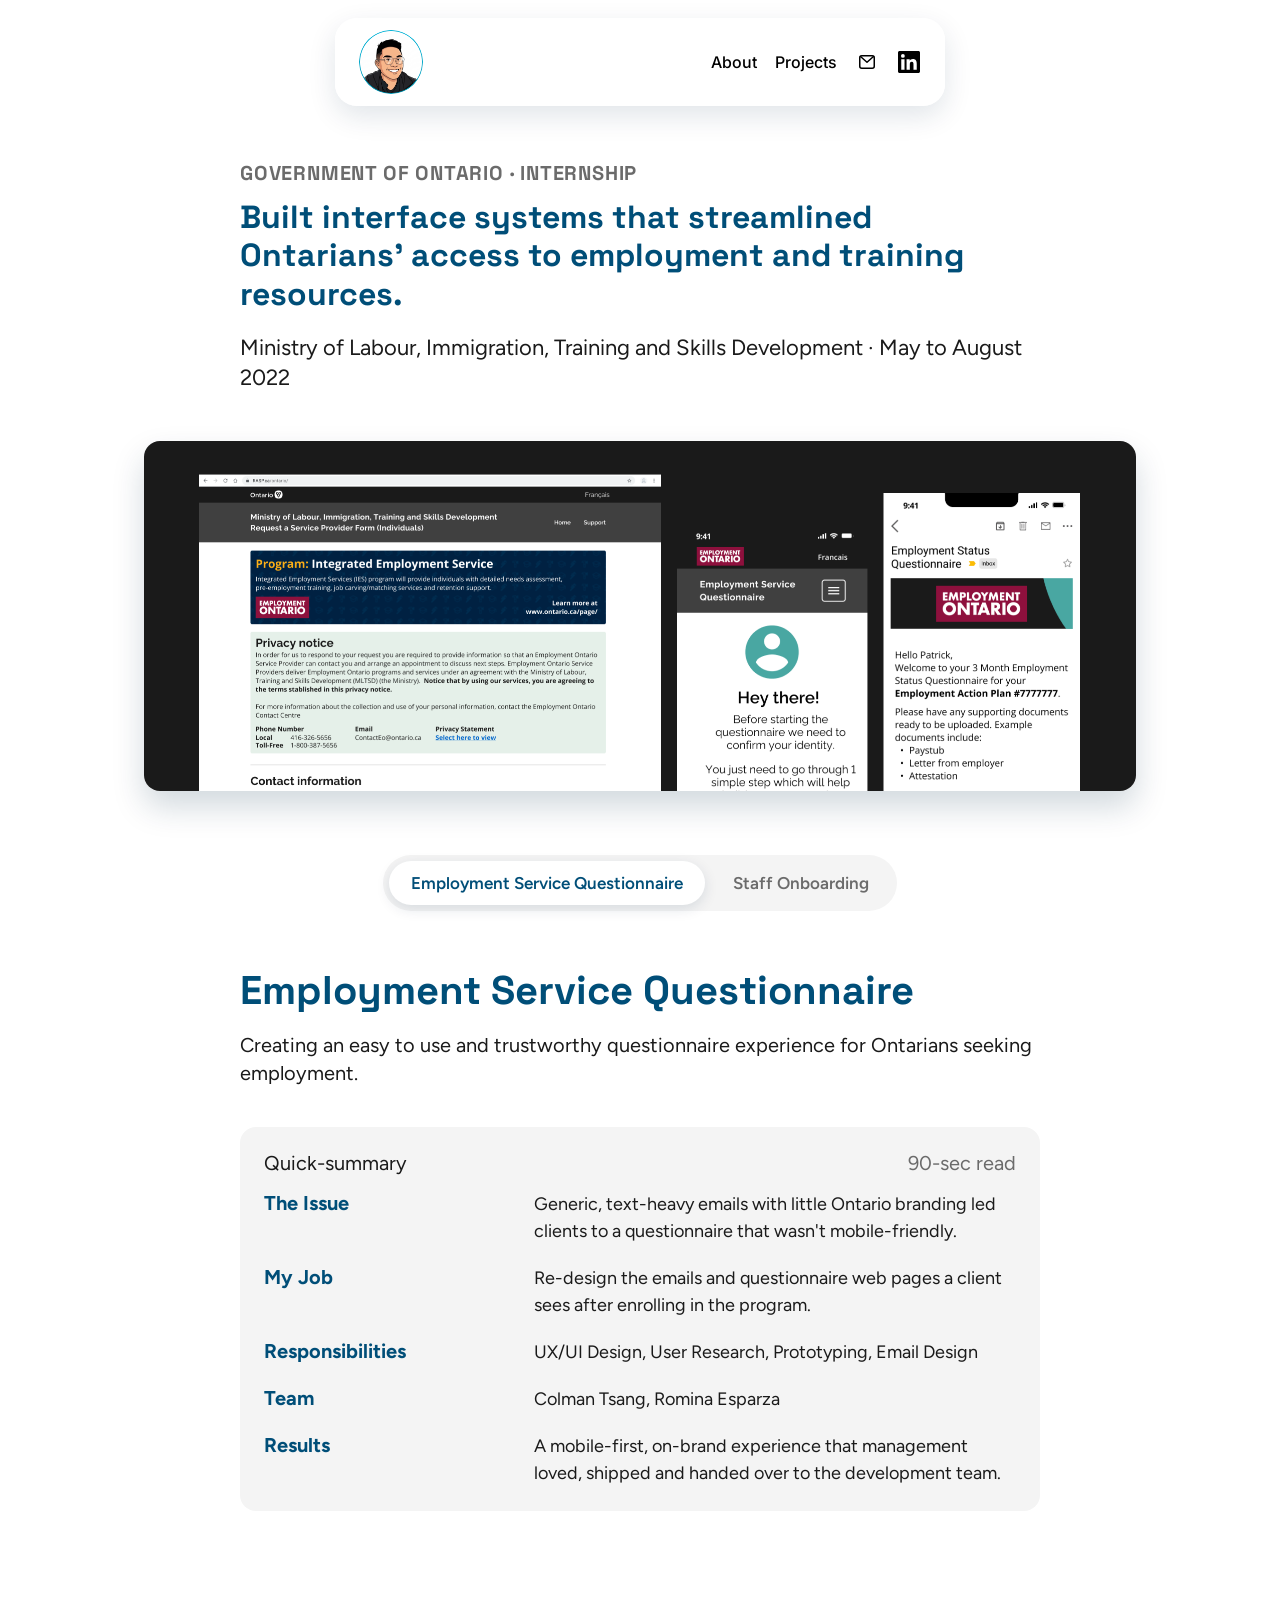
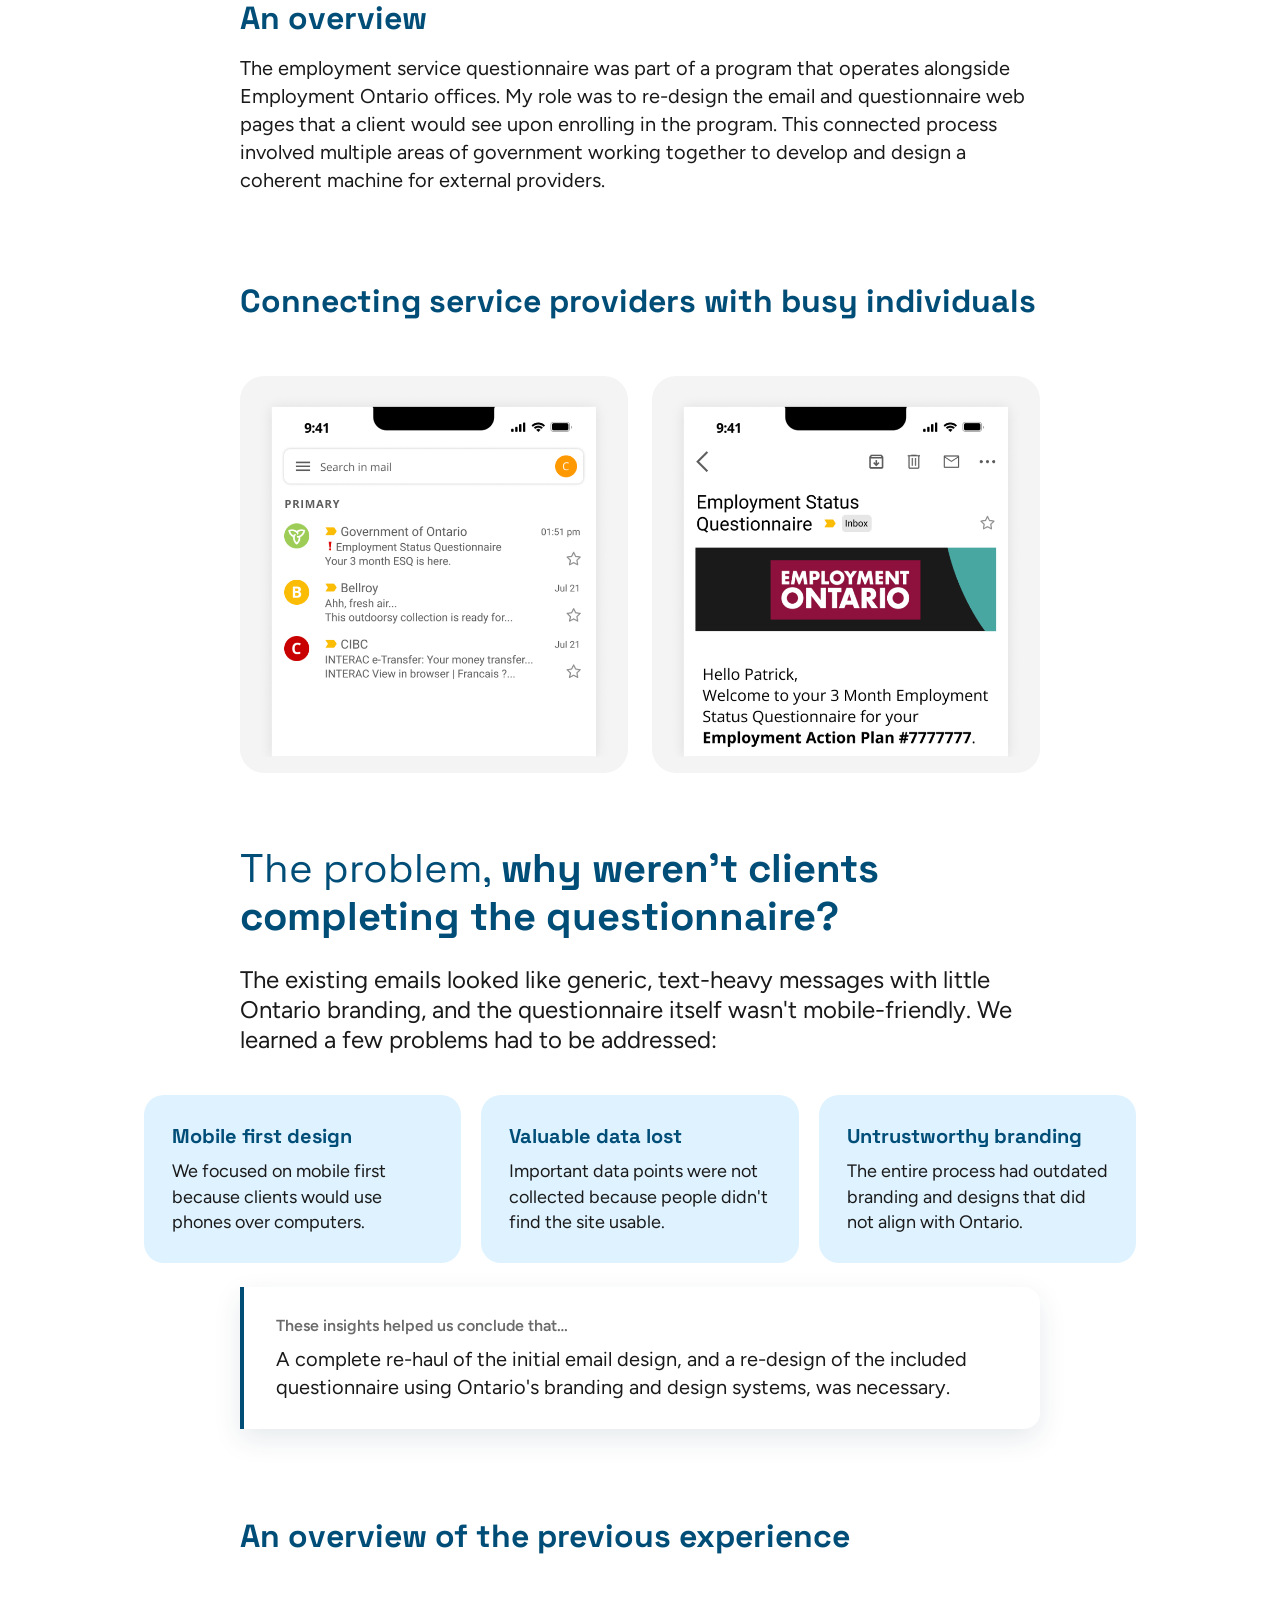
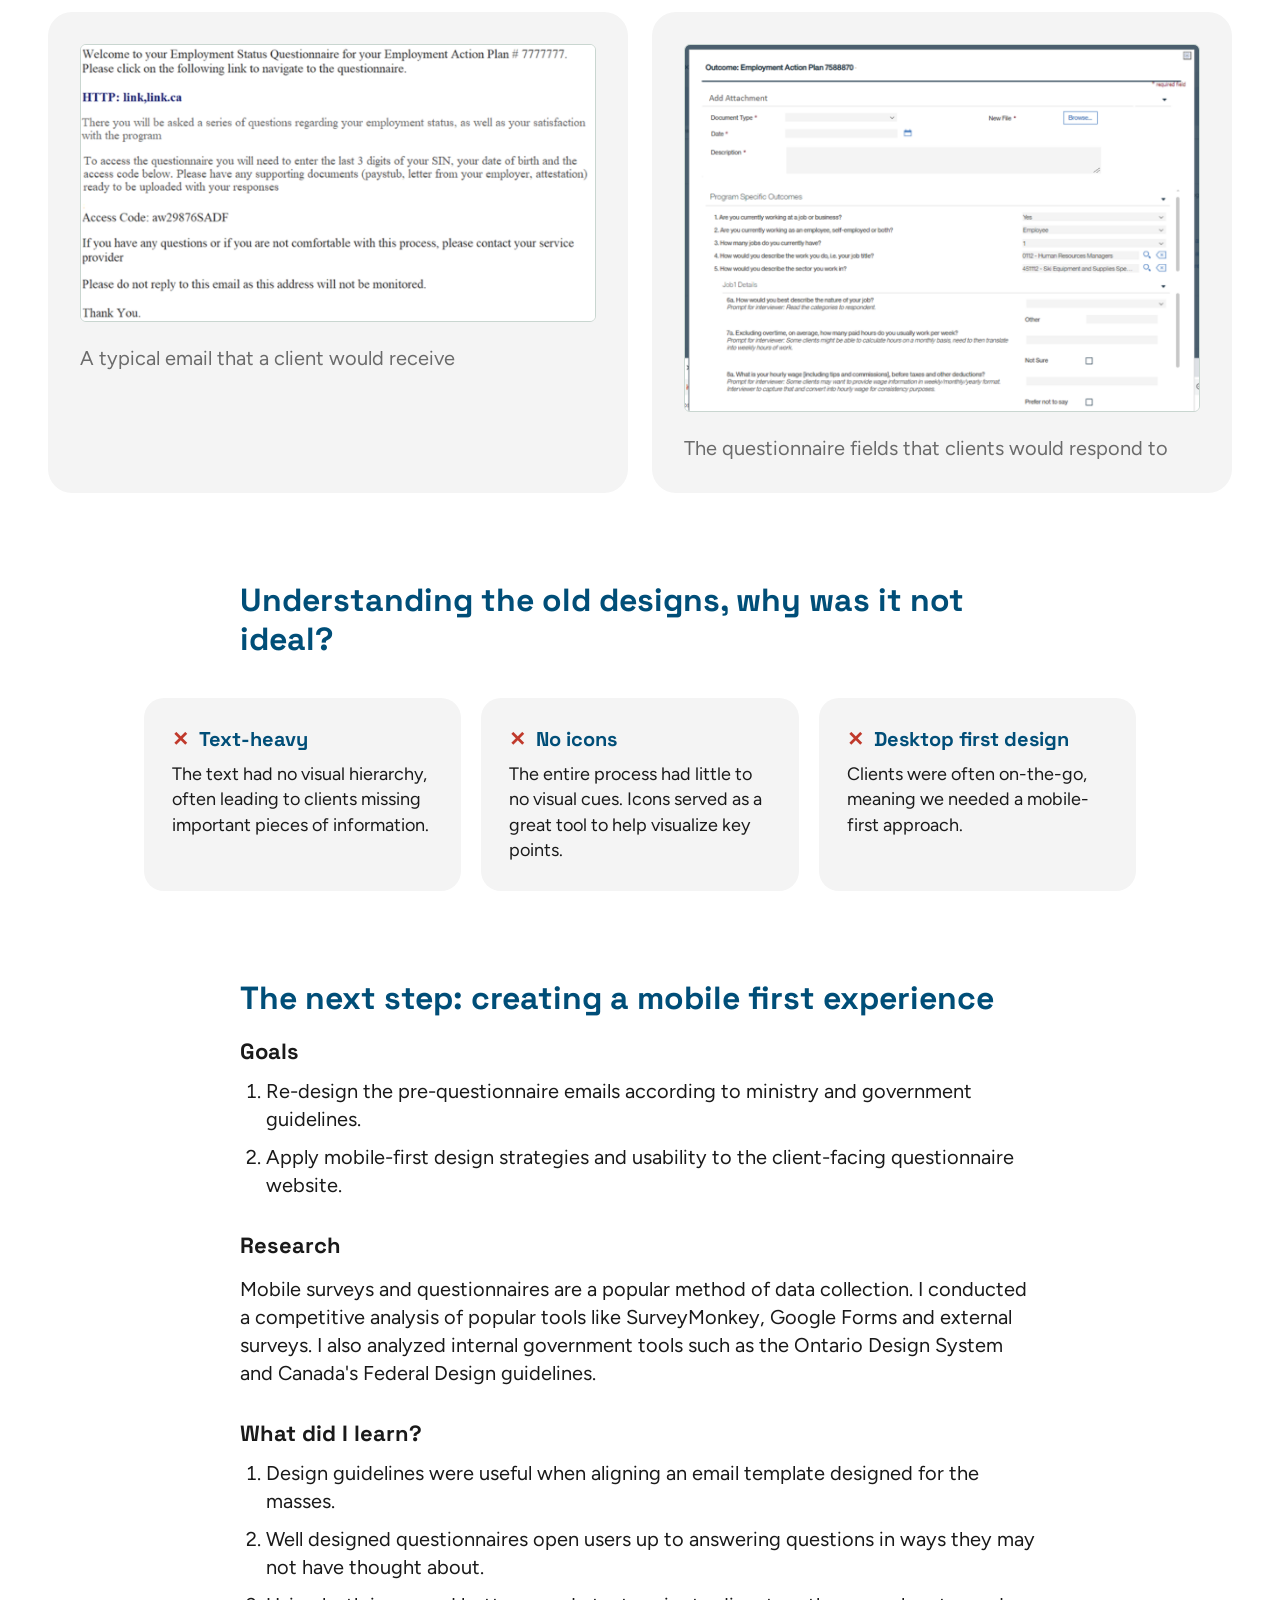
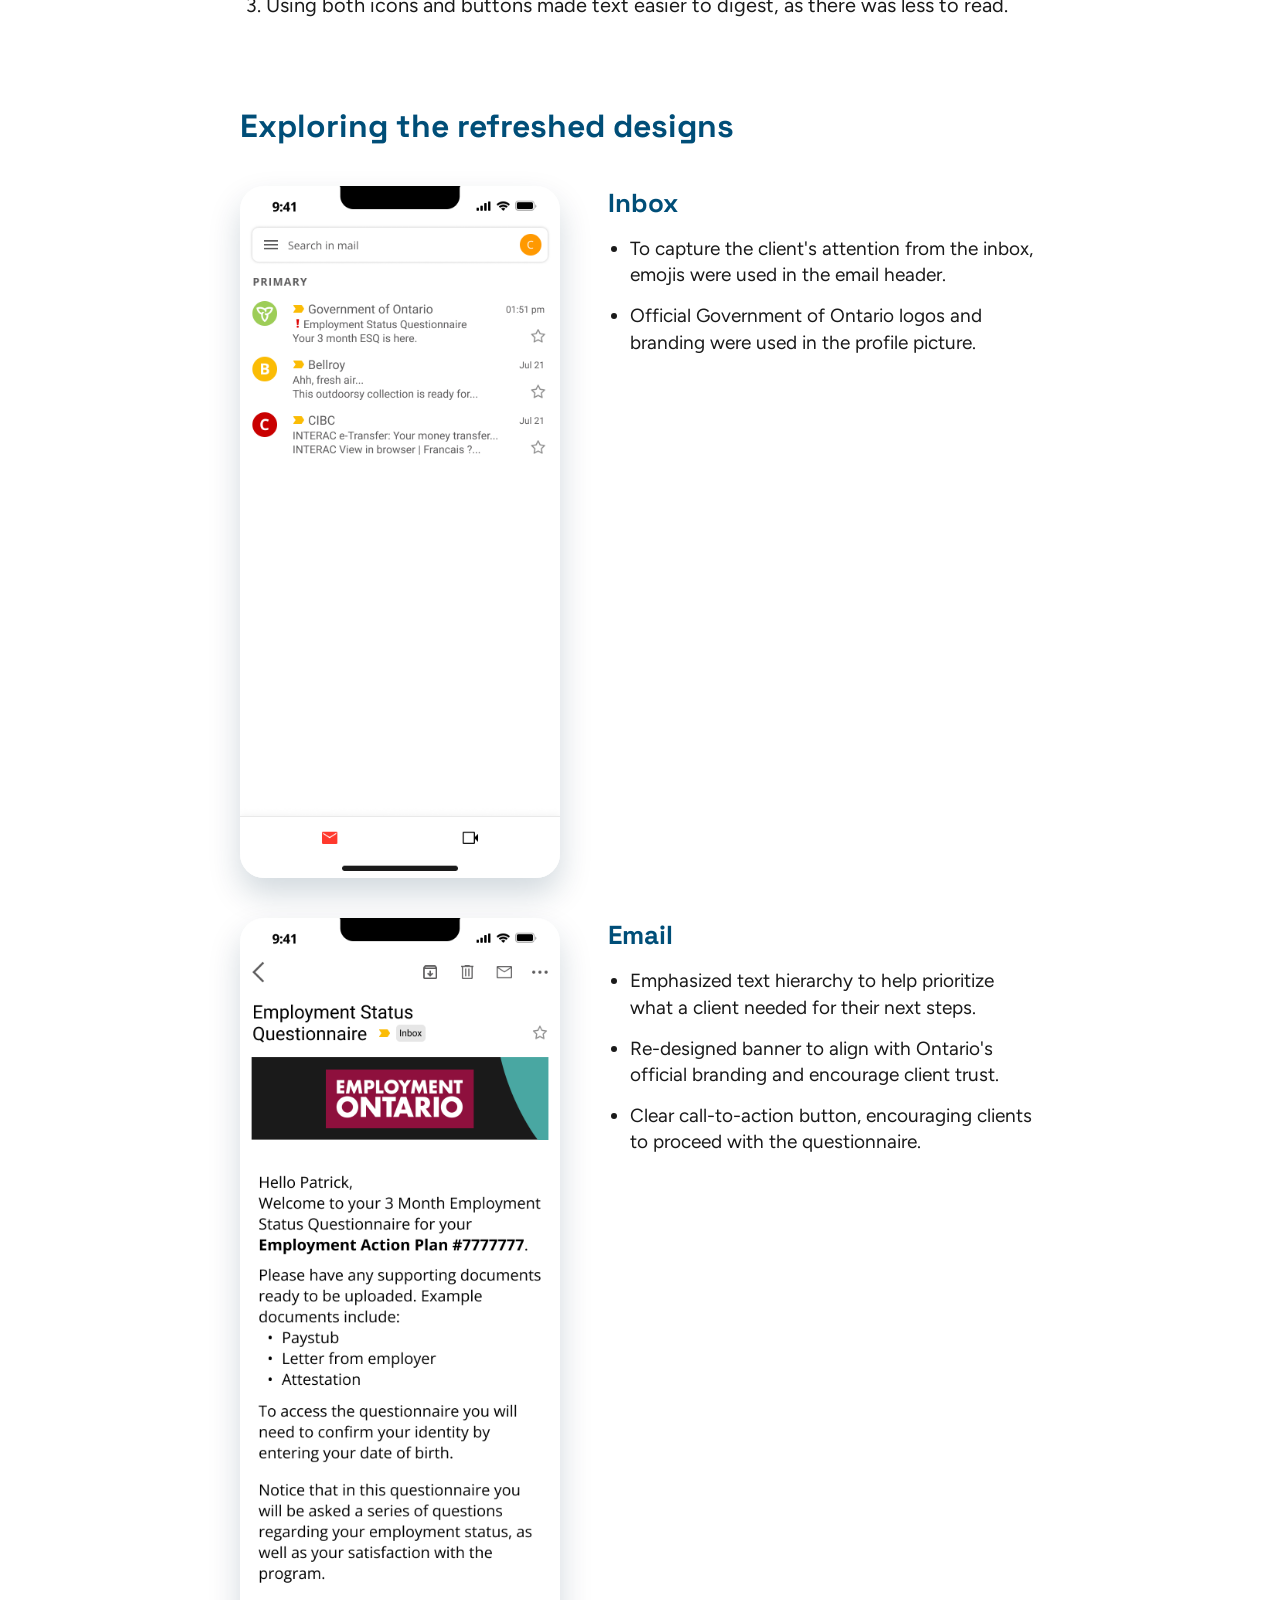
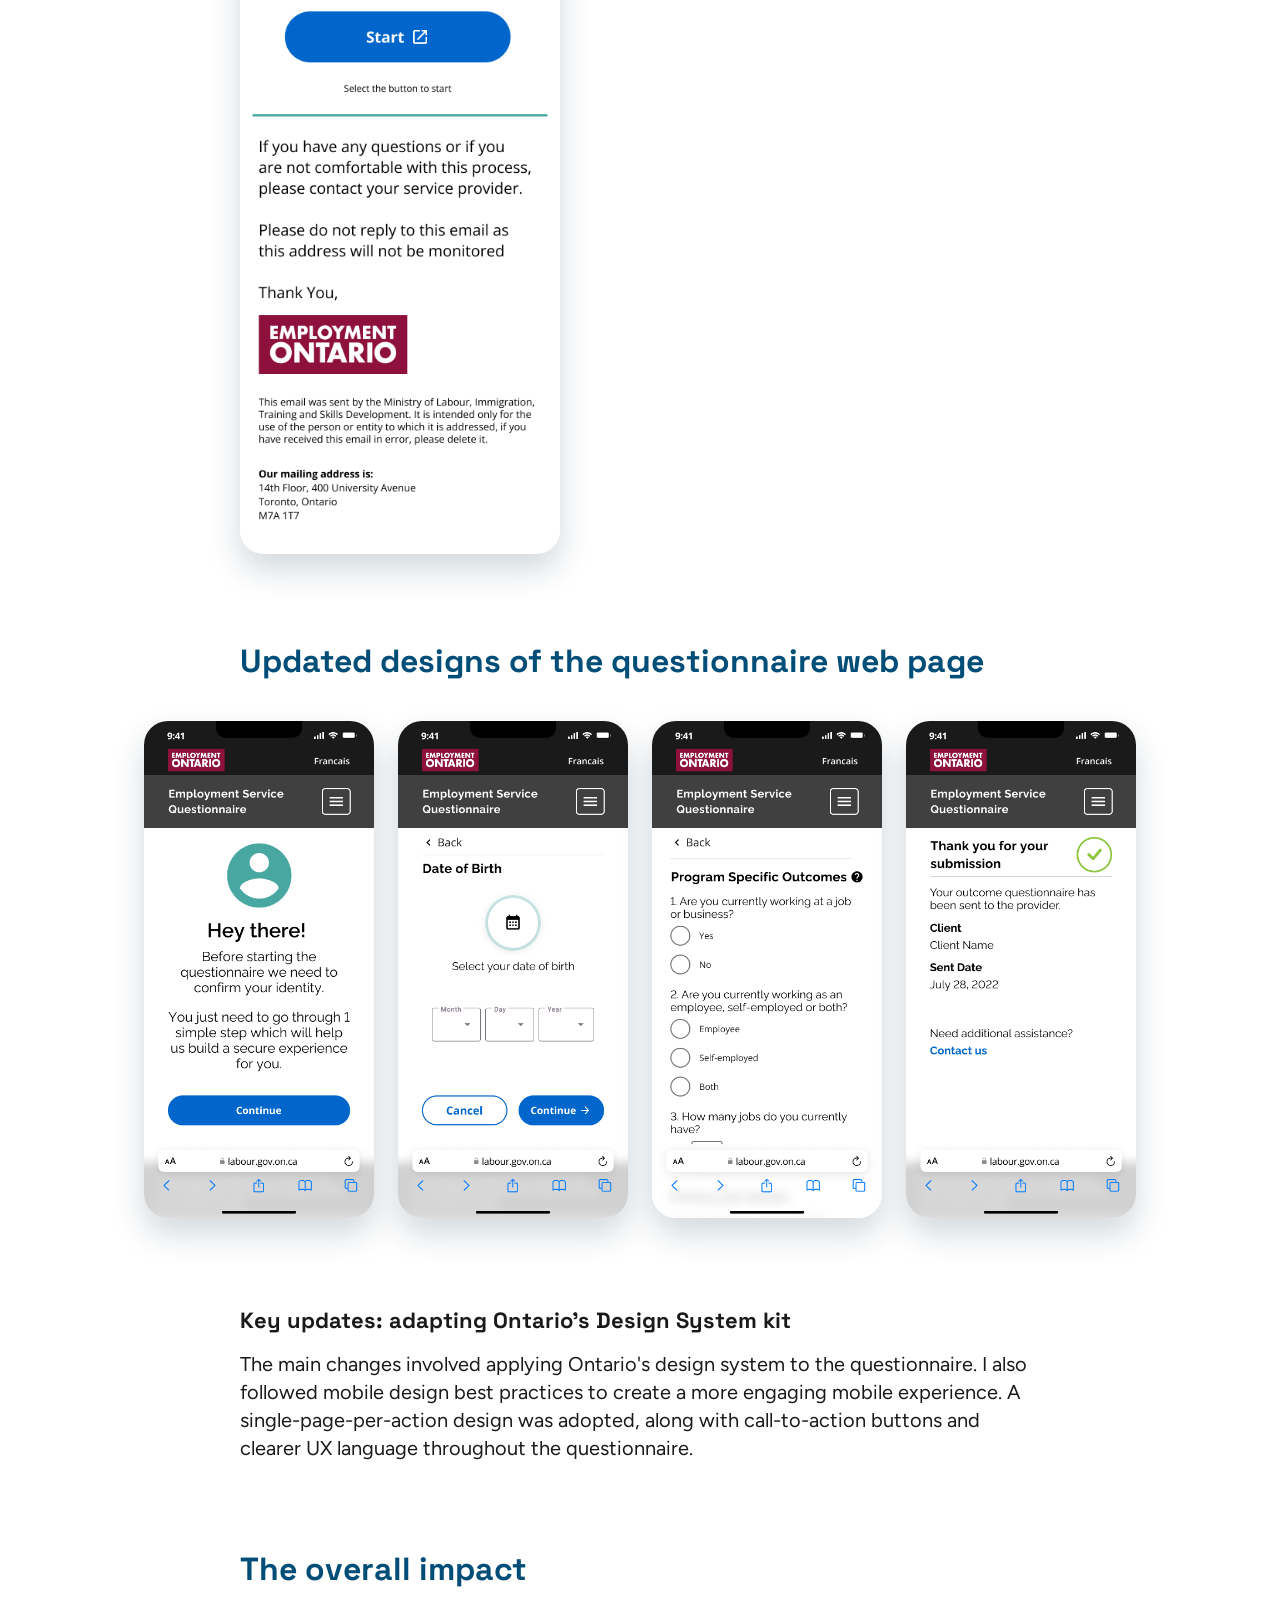
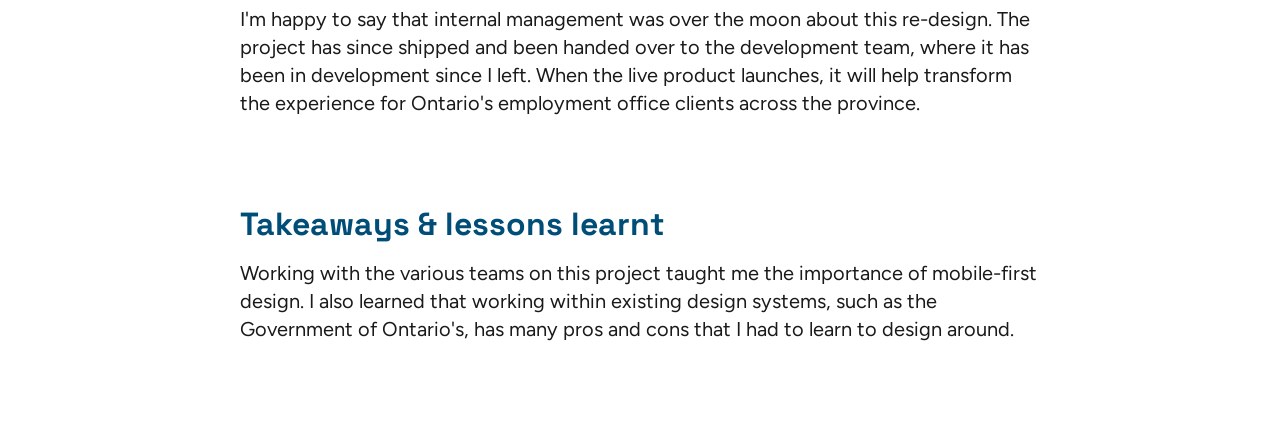
<file: ontario.html>
<!doctype html>
<html lang="en">
<head>
  <meta charset="utf-8">
  <meta name="viewport" content="width=device-width, initial-scale=1">
  <title>Government of Ontario · Colman's Portfolio</title>
  <meta name="description" content="Government of Ontario case study — the Employment Service Questionnaire and a staff onboarding application.">
  <link rel="icon" href="assets/avatar.png">
  <link rel="preconnect" href="https://fonts.googleapis.com">
  <link rel="preconnect" href="https://fonts.gstatic.com" crossorigin>
  <link href="https://fonts.googleapis.com/css2?family=Figtree:wght@300;400;600;700&family=Inter:wght@500&family=Space+Grotesk:wght@400;700&display=swap" rel="stylesheet">
  <link rel="stylesheet" href="styles.css">
  <link rel="stylesheet" href="case-study.css">
  <link rel="stylesheet" href="about.css">
</head>
<body class="plain">
  <header class="nav-wrap">
    <nav class="nav">
      <a href="index.html" class="nav-avatar" aria-label="Home">
        <img src="assets/avatar.png" alt="Colman" width="64" height="64">
      </a>
      <div class="nav-links">
        <a href="#about" data-about>About</a>
        <a href="index.html#projects">Projects</a>
        <a href="mailto:kolmantsang@gmail.com" class="icon" aria-label="Email">
          <svg viewBox="0 0 24 24" width="24" height="24" fill="none" stroke="currentColor" stroke-width="1.5" stroke-linecap="round" stroke-linejoin="round" aria-hidden="true">
            <rect x="4.75" y="5.75" width="14.5" height="12.5" rx="2"/>
            <path d="M5.5 6.5 12 12.25 18.5 6.5"/>
          </svg>
        </a>
        <a href="https://www.linkedin.com/in/colman-tsang/" class="icon" aria-label="LinkedIn" target="_blank" rel="noopener">
          <svg viewBox="0 0 24 24" width="22" height="22" fill="currentColor" aria-hidden="true">
            <path d="M20.45 20.45h-3.56v-5.57c0-1.33-.02-3.04-1.85-3.04-1.86 0-2.14 1.45-2.14 2.94v5.67H9.35V9h3.41v1.56h.05c.48-.9 1.64-1.85 3.37-1.85 3.6 0 4.27 2.37 4.27 5.46v6.28zM5.34 7.43a2.06 2.06 0 1 1 0-4.13 2.06 2.06 0 0 1 0 4.13zM7.12 20.45H3.56V9h3.56v11.45zM22.22 0H1.77C.79 0 0 .77 0 1.73v20.54C0 23.23.79 24 1.77 24h20.45c.98 0 1.78-.77 1.78-1.73V1.73C24 .77 23.2 0 22.22 0z"/>
          </svg>
        </a>
      </div>
    </nav>
  </header>

  <main class="cs">
    <section class="cs-hero">
      <p class="eyebrow">Government of Ontario · Internship</p>
      <h1>Built interface systems that streamlined Ontarians' access to employment and training resources.</h1>
      <p class="lead">Ministry of Labour, Immigration, Training and Skills Development · May to August 2022</p>
    </section>

    <figure class="cs-showcase">
      <img src="assets/ontario/banner.png" alt="Redesigned Employment Service Questionnaire screens on desktop and mobile">
    </figure>

    <div class="cs-tabs" role="tablist" aria-label="Projects on this page">
      <button role="tab" id="tab-esq" aria-controls="esq" aria-selected="true">Employment Service Questionnaire</button>
      <button role="tab" id="tab-onboarding" aria-controls="onboarding" aria-selected="false">Staff Onboarding</button>
    </div>

    <!-- ===================== Employment Service Questionnaire ===================== -->
    <div class="cs-panel" id="esq" role="tabpanel" aria-labelledby="tab-esq">
      <section class="cs-text cs-text--first">
        <h2 class="cs-panel-title">Employment Service Questionnaire</h2>
        <p>Creating an easy to use and trustworthy questionnaire experience for Ontarians seeking employment.</p>
      </section>

      <section class="cs-summary" aria-label="Quick summary">
        <div class="cs-summary-head">
          <span>Quick-summary</span>
          <span class="muted">90-sec read</span>
        </div>
        <dl>
          <dt>The Issue</dt>
          <dd>Generic, text-heavy emails with little Ontario branding led clients to a questionnaire that wasn't mobile-friendly.</dd>
          <dt>My Job</dt>
          <dd>Re-design the emails and questionnaire web pages a client sees after enrolling in the program.</dd>
          <dt>Responsibilities</dt>
          <dd>UX/UI Design, User Research, Prototyping, Email Design</dd>
          <dt>Team</dt>
          <dd>Colman Tsang, Romina Esparza</dd>
          <dt>Results</dt>
          <dd>A mobile-first, on-brand experience that management loved, shipped and handed over to the development team.</dd>
        </dl>
      </section>

      <section class="cs-text">
        <h2>An overview</h2>
        <p>The employment service questionnaire was part of a program that operates alongside Employment Ontario offices. My role was to re-design the email and questionnaire web pages that a client would see upon enrolling in the program. This connected process involved multiple areas of government working together to develop and design a coherent machine for external providers.</p>
      </section>

      <section class="cs-text">
        <h2>Connecting service providers with busy individuals</h2>
      </section>
      <section class="features features--narrow">
        <figure class="feature feature--plain"><img src="assets/ontario/esq-intro-1.png" alt="Phone inbox showing the Employment Status Questionnaire email from the Government of Ontario"></figure>
        <figure class="feature feature--plain"><img src="assets/ontario/esq-intro-2.png" alt="Redesigned questionnaire email with Employment Ontario branding"></figure>
      </section>

      <section class="cs-research">
        <h2>The problem, <strong>why weren't clients completing the questionnaire?</strong></h2>
        <p class="lead">The existing emails looked like generic, text-heavy messages with little Ontario branding, and the questionnaire itself wasn't mobile-friendly. We learned a few problems had to be addressed:</p>
      </section>
      <section class="cards-3">
        <div class="info-card">
          <h3>Mobile first design</h3>
          <p>We focused on mobile first because clients would use phones over computers.</p>
        </div>
        <div class="info-card">
          <h3>Valuable data lost</h3>
          <p>Important data points were not collected because people didn't find the site usable.</p>
        </div>
        <div class="info-card">
          <h3>Untrustworthy branding</h3>
          <p>The entire process had outdated branding and designs that did not align with Ontario.</p>
        </div>
      </section>
      <section class="callout">
        <p class="callout-label">These insights helped us conclude that…</p>
        <p>A complete re-haul of the initial email design, and a re-design of the included questionnaire using Ontario's branding and design systems, was necessary.</p>
      </section>

      <section class="cs-text">
        <h2>An overview of the previous experience</h2>
      </section>
      <section class="features">
        <figure class="feature">
          <img class="contain" src="assets/ontario/esq-old-email.png" alt="Previous text-heavy questionnaire email">
          <figcaption>A typical email that a client would receive</figcaption>
        </figure>
        <figure class="feature">
          <img class="contain" src="assets/ontario/esq-old-question.png" alt="Previous desktop questionnaire fields">
          <figcaption>The questionnaire fields that clients would respond to</figcaption>
        </figure>
      </section>

      <section class="cs-text">
        <h2>Understanding the old designs, why was it not ideal?</h2>
      </section>
      <section class="cards-3">
        <div class="info-card info-card--bad">
          <h3>Text-heavy</h3>
          <p>The text had no visual hierarchy, often leading to clients missing important pieces of information.</p>
        </div>
        <div class="info-card info-card--bad">
          <h3>No icons</h3>
          <p>The entire process had little to no visual cues. Icons served as a great tool to help visualize key points.</p>
        </div>
        <div class="info-card info-card--bad">
          <h3>Desktop first design</h3>
          <p>Clients were often on-the-go, meaning we needed a mobile-first approach.</p>
        </div>
      </section>

      <section class="cs-text">
        <h2>The next step: creating a mobile first experience</h2>
        <h3>Goals</h3>
        <ol class="goals">
          <li>Re-design the pre-questionnaire emails according to ministry and government guidelines.</li>
          <li>Apply mobile-first design strategies and usability to the client-facing questionnaire website.</li>
        </ol>
        <h3>Research</h3>
        <p>Mobile surveys and questionnaires are a popular method of data collection. I conducted a competitive analysis of popular tools like SurveyMonkey, Google Forms and external surveys. I also analyzed internal government tools such as the Ontario Design System and Canada's Federal Design guidelines.</p>
        <h3>What did I learn?</h3>
        <ol class="goals">
          <li>Design guidelines were useful when aligning an email template designed for the masses.</li>
          <li>Well designed questionnaires open users up to answering questions in ways they may not have thought about.</li>
          <li>Using both icons and buttons made text easier to digest, as there was less to read.</li>
        </ol>
      </section>

      <section class="cs-text">
        <h2>Exploring the refreshed designs</h2>
      </section>
      <section class="annotated">
        <figure class="phone"><img src="assets/ontario/esq-inbox.png" alt="Redesigned inbox view of the questionnaire email"></figure>
        <div class="notes">
          <h3>Inbox</h3>
          <ul>
            <li>To capture the client's attention from the inbox, emojis were used in the email header.</li>
            <li>Official Government of Ontario logos and branding were used in the profile picture.</li>
          </ul>
        </div>
      </section>
      <section class="annotated">
        <figure class="phone"><img src="assets/ontario/esq-email.png" alt="Full redesigned questionnaire email"></figure>
        <div class="notes">
          <h3>Email</h3>
          <ul>
            <li>Emphasized text hierarchy to help prioritize what a client needed for their next steps.</li>
            <li>Re-designed banner to align with Ontario's official branding and encourage client trust.</li>
            <li>Clear call-to-action button, encouraging clients to proceed with the questionnaire.</li>
          </ul>
        </div>
      </section>

      <section class="cs-text">
        <h2>Updated designs of the questionnaire web page</h2>
      </section>
      <section class="phones">
        <figure class="phone"><img src="assets/ontario/esq-form-1.png" alt="Questionnaire welcome screen"></figure>
        <figure class="phone"><img src="assets/ontario/esq-form-2.png" alt="Date of birth question"></figure>
        <figure class="phone"><img src="assets/ontario/esq-form-3.png" alt="Questionnaire pop-up question"></figure>
        <figure class="phone"><img src="assets/ontario/esq-form-4.png" alt="Questionnaire pop-up confirmation"></figure>
      </section>
      <section class="cs-text">
        <h3>Key updates: adapting Ontario's Design System kit</h3>
        <p>The main changes involved applying Ontario's design system to the questionnaire. I also followed mobile design best practices to create a more engaging mobile experience. A single-page-per-action design was adopted, along with call-to-action buttons and clearer UX language throughout the questionnaire.</p>
      </section>

      <section class="cs-text">
        <h2>The overall impact</h2>
        <p>I'm happy to say that internal management was over the moon about this re-design. The project has since shipped and been handed over to the development team, where it has been in development since I left. When the live product launches, it will help transform the experience for Ontario's employment office clients across the province.</p>
      </section>

      <section class="cs-text">
        <h2>Takeaways &amp; lessons learnt</h2>
        <p>Working with the various teams on this project taught me the importance of mobile-first design. I also learned that working within existing design systems, such as the Government of Ontario's, has many pros and cons that I had to learn to design around.</p>
      </section>
    </div>

    <!-- ===================== Staff Onboarding ===================== -->
    <div class="cs-panel" id="onboarding" role="tabpanel" aria-labelledby="tab-onboarding">
      <section class="cs-text cs-text--first">
        <h2 class="cs-panel-title">Staff Onboarding Application</h2>
        <p>During my time at the Government of Ontario, I worked in the Ministry of Labour, Immigration, Training and Skills Development. My first month started with a lot of training material and learning how the internal systems worked, which let me excel at the projects I completed across various sub-teams over the following three months.</p>
        <p>Each project had different goals, but the over-arching theme was how both users and clients interact with employment services. This uncovered a problem that had to be addressed: onboarding new hires and interns.</p>
      </section>

      <section class="cs-summary" aria-label="Quick summary">
        <div class="cs-summary-head">
          <span>Quick-summary</span>
          <span class="muted">90-sec read</span>
        </div>
        <dl>
          <dt>The Issue</dt>
          <dd>New hires were onboarded with a pile of old slide decks and PDFs sent over Teams chats.</dd>
          <dt>My Job</dt>
          <dd>Design an onboarding platform on Microsoft PowerApps with the checklist and resources a new hire needs.</dd>
          <dt>Responsibilities</dt>
          <dd>UI Design, UX Research, Prototyping, Presentation Compiling &amp; Designing</dd>
          <dt>Results</dt>
          <dd>High-fidelity prototypes that managers loved, partially built on PowerApps and handed off to development.</dd>
        </dl>
      </section>

      <section class="cs-research">
        <h2>The problem, <strong>how do you onboard someone with just slide decks?</strong></h2>
        <p class="lead">The business development unit didn't have a good system for onboarding new hires, particularly interns and fresh graduates. Having just been in that position, I'd experienced the pain points first hand, so I compiled insights from my own experience and interviews with other interns.</p>
      </section>
      <section class="cards-3">
        <div class="info-card">
          <h3>Insight 1</h3>
          <p>A checklist was useful for new hires in understanding what tasks they had to complete.</p>
        </div>
        <div class="info-card">
          <h3>Insight 2</h3>
          <p>Having resources readily available is valuable, as people like to reference material.</p>
        </div>
        <div class="info-card">
          <h3>Insight 3</h3>
          <p>People used their government-issued laptops, meaning there was no need for mobile-first.</p>
        </div>
      </section>
      <section class="callout">
        <p class="callout-label">So the plan was to…</p>
        <p>Build a new platform on Microsoft PowerApps that brought together the resources and checklist features a new hire would need to access.</p>
      </section>

      <section class="cs-text">
        <h2>An overview of the previous experience</h2>
      </section>
      <figure class="cs-wide">
        <img src="assets/ontario/ob-userflow-old.png" alt="Previous linear onboarding user flow">
        <figcaption>The previous user flow</figcaption>
      </figure>
      <section class="annotated annotated--wide">
        <figure class="feature">
          <img class="contain" src="assets/ontario/ob-old-app.png" alt="Old PowerApps task screen">
          <figcaption>The old PowerApps app task screen</figcaption>
        </figure>
        <div class="notes">
          <h3>Why didn't this work?</h3>
          <ul class="marks marks--bad">
            <li>Users had a very linear method of navigation.</li>
            <li>Limited number of options to learn from as a new hire.</li>
            <li>Not enough features or modularity for managers to find useful.</li>
            <li>Files were constantly getting lost because they were just sent over Teams chats.</li>
          </ul>
        </div>
      </section>

      <section class="cs-text">
        <h2>The refreshed &amp; new experience</h2>
        <h3>Goals</h3>
        <ol class="goals">
          <li>Create an MVP prototype of most features for the onboarding platform, to be developed on PowerApps.</li>
          <li>Allow for modularity that enabled managers and supervisors to add and remove resources.</li>
          <li>Create an experience new hires could use throughout their whole internship.</li>
        </ol>
        <h3>Process</h3>
      </section>
      <section class="cards-3">
        <div class="info-card">
          <h3>Plan &amp; understand</h3>
          <ul><li>Explore and understand previous designs</li><li>Interview managers &amp; team leads about their experiences</li></ul>
        </div>
        <div class="info-card">
          <h3>Design</h3>
          <ul><li>Build low-fidelity wireframes</li><li>Develop design system</li></ul>
        </div>
        <div class="info-card">
          <h3>Prototype &amp; develop</h3>
          <ul><li>Build prototypes with full functionality</li><li>Implement designs into PowerApps</li></ul>
        </div>
      </section>

      <figure class="cs-wide">
        <img src="assets/ontario/ob-userflow-new.png" alt="Updated onboarding user flow with checklist, resources, support and feedback branches">
        <figcaption>The updated user flow</figcaption>
      </figure>
      <section class="cs-text">
        <h3>What changed?</h3>
        <ul class="marks marks--good">
          <li>Explorative navigation that lets new hires learn at their own pace.</li>
          <li>More options and resources to self-learn, reducing workload for managers.</li>
          <li>Modularity for management to add or change items as needed.</li>
        </ul>
      </section>

      <section class="cs-text">
        <h2>A key feature</h2>
        <p>Managers across teams loved the idea of adding a "goals 100-day plan", which originated from an Excel worksheet used previously. This meant we needed to add it alongside the task list as a key feature.</p>
      </section>
      <figure class="cs-wide">
        <img src="assets/ontario/ob-100-day-plan.png" alt="Excel 100-day plan worksheet">
        <figcaption>The previous Excel sheet used to onboard some teams</figcaption>
      </figure>

      <section class="cs-text">
        <h2>Exploring the new designs</h2>
      </section>
      <section class="showcase-row">
        <figure class="feature"><img class="contain" src="assets/ontario/ob-home.png" alt="Onboarding home page prototype"></figure>
        <div class="notes">
          <h3>Home page</h3>
          <dl class="key-features">
            <dt>Welcome message</dt><dd>Welcomed users and gave them their direct manager's email.</dd>
            <dt>Progress bar and task list</dt><dd>An overview of what needed to be completed that week and how far along they were.</dd>
            <dt>Goals</dt><dd>A modular goals panel that managers could change depending on what their unit needed.</dd>
          </dl>
        </div>
      </section>
      <section class="showcase-row">
        <figure class="feature"><img class="contain" src="assets/ontario/ob-checklist.png" alt="Onboarding checklist prototype"></figure>
        <div class="notes">
          <h3>Checklist</h3>
          <dl class="key-features">
            <dt>Weekly tabs</dt><dd>Let proactive interns look at what they could expect in the future.</dd>
            <dt>Coloured check-off headers</dt><dd>Colour helped users see at a glance which tasks needed attention first.</dd>
          </dl>
        </div>
      </section>
      <section class="showcase-row">
        <figure class="feature"><img class="contain" src="assets/ontario/ob-resources.png" alt="Onboarding resources prototype in grid view"></figure>
        <div class="notes">
          <h3>Resources</h3>
          <dl class="key-features">
            <dt>File sorting</dt><dd>New hires were given lots of files, so sorting and search were crucial.</dd>
            <dt>Favourites</dt><dd>Frequently accessed files could be moved to the top of the sorter.</dd>
          </dl>
        </div>
      </section>

      <section class="cs-text">
        <h2>The app's impact</h2>
        <p>Managers were ecstatic to see the high-fidelity prototypes, and we were in the process of implementing a live version on PowerApps. The designs were handed off to the development team to develop further.</p>
        <a class="cta" href="https://www.figma.com/proto/tzkl0XNfqvcBolKxRRqb5Y/BSSA-New-Hire-Onboarding?page-id=0%3A1&amp;node-id=283%3A634&amp;viewport=865%2C169%2C0.35&amp;scaling=min-zoom&amp;starting-point-node-id=283%3A634" target="_blank" rel="noopener">View the full prototype on Figma <span aria-hidden="true">→</span></a>
      </section>

      <section class="cs-text">
        <h2>Takeaways &amp; learnings</h2>
        <p>We were able to partially develop the onboarding application on PowerApps. We ran out of time to fully build it, but the team is still developing it. Building this product also required a deeper understanding of how hiring managers and mentors traditionally approached onboarding, so we could build on their existing training experiences for new hires.</p>
      </section>
    </div>
  </main>

  <script>
    // Tabs: show one project at a time; #esq / #onboarding in the URL picks the tab
    const tabs = [...document.querySelectorAll('.cs-tabs [role="tab"]')];
    const select = (id, scroll) => {
      tabs.forEach(t => {
        const on = t.getAttribute('aria-controls') === id;
        t.setAttribute('aria-selected', on);
        t.tabIndex = on ? 0 : -1;
        document.getElementById(t.getAttribute('aria-controls')).hidden = !on;
      });
      if (scroll) document.querySelector('.cs-tabs').scrollIntoView({ behavior: 'smooth' });
    };
    tabs.forEach((t, i) => {
      t.addEventListener('click', () => {
        const id = t.getAttribute('aria-controls');
        history.replaceState(null, '', '#' + id);
        select(id, true);
      });
      t.addEventListener('keydown', e => {
        if (e.key !== 'ArrowRight' && e.key !== 'ArrowLeft') return;
        const next = tabs[(i + (e.key === 'ArrowRight' ? 1 : tabs.length - 1)) % tabs.length];
        next.focus();
        next.click();
      });
    });
    select(location.hash === '#onboarding' ? 'onboarding' : 'esq', false);
  </script>
  <script src="about.js"></script>
</body>
</html>
</file>
<file: styles.css>
:root {
  --blue: #004e78;
  --ink: #1a1a1a;
  --card: #def2ff;
  --frame: #0a1018;
  --grid: rgba(0, 78, 120, 0.07);
  --content: 577px;
}

* { box-sizing: border-box; }

html { scroll-behavior: smooth; scroll-padding-top: 130px; }

body {
  margin: 0;
  background-color: #fff;
  background-image:
    linear-gradient(to right, var(--grid) 1px, transparent 1px),
    linear-gradient(to bottom, var(--grid) 1px, transparent 1px);
  background-size: 75px 80px;
  color: var(--ink);
  font-family: Figtree, sans-serif;
  -webkit-font-smoothing: antialiased;
}

a { color: inherit; text-decoration: none; }

/* Nav */
.nav-wrap {
  position: sticky;
  top: 18px;
  z-index: 10;
  display: flex;
  justify-content: center;
  padding: 0 16px;
}

.nav {
  display: flex;
  align-items: center;
  justify-content: space-between;
  width: 100%;
  max-width: 610px;
  padding: 12px 24px;
  background: rgba(255, 255, 255, 0.94);
  border-radius: 22px;
  box-shadow: 0 10px 28px rgba(0, 45, 70, 0.12);
}

.nav-avatar { display: block; border-radius: 50%; }
.nav-avatar img {
  display: block;
  width: 64px;
  height: 64px;
  border-radius: 50%;
  /* Same hover as the Framer site: scale 1.1 + 20deg tilt, 0.4s tween */
  transition: transform 0.4s cubic-bezier(0.44, 0, 0.56, 1);
}
.nav-avatar:hover img,
.nav-avatar:focus-visible img { transform: scale(1.1) rotate(20deg); }
.nav-avatar:focus-visible { outline: 2px solid var(--blue); outline-offset: 4px; }
@media (prefers-reduced-motion: reduce) { .nav-avatar img { transition: none; } }

.nav-links {
  display: flex;
  align-items: center;
  gap: 18px;
  font-family: Inter, sans-serif;
  font-weight: 500;
  font-size: 16px;
  color: #000;
}

.nav-links a { transition: opacity 0.2s; }
.nav-links a:hover { opacity: 0.6; }
.nav-links .icon { display: flex; width: 24px; height: 24px; align-items: center; justify-content: center; }

/* Hero (Figma "Homepage – Desktop": left-aligned in the 610px column) */
.hero {
  max-width: 610px;
  margin: 88px auto 0;
  padding: 0 24px;
}

.hero h1 {
  margin: 0;
  font-family: "Space Grotesk", sans-serif;
  font-weight: 700;
  font-size: 32px;
  line-height: 1.2;
  color: #000;
}

.hero p {
  margin: 16px 0 0;
  font-size: 20px;
  line-height: 1.2;
  color: var(--ink);
}

/* Projects */
.projects {
  display: flex;
  flex-direction: column;
  gap: 32px;
  max-width: 610px;
  margin: 32px auto 64px;
}

.card {
  display: flex;
  flex-direction: column;
  gap: 33px;
  padding: 24px;
  background: transparent;
  border-radius: 28px;
  transition: transform 0.3s ease, background-color 0.3s ease;
}

/* Only devices that can hover get the hover state, so taps on phones don't leave a card highlighted */
@media (hover: hover) {
  .card:hover { background: var(--card); transform: translateY(-4px); }
  .card:hover .shot { box-shadow: 0 20px 40px rgba(0, 45, 70, 0.24); }
}
.card:focus-visible { background: var(--card); transform: translateY(-4px); outline: 2px solid var(--blue); outline-offset: 4px; }

.card-text { display: flex; flex-direction: column; gap: 4px; }

.card h2 {
  margin: 0;
  font-family: "Space Grotesk", sans-serif;
  font-weight: 700;
  font-size: 24px;
  line-height: 1.2;
  color: var(--blue);
}

.card p {
  margin: 0;
  font-size: 20px;
  line-height: 1.2;
  color: var(--ink);
}

/* Project artwork: a 562 x 400 frame; every layer is positioned in % so it scales with the card */
.shot {
  position: relative;
  aspect-ratio: 562 / 400;
  overflow: hidden;
  border-radius: 16px;
  box-shadow: 0 16px 32px rgba(0, 45, 70, 0.18);
  transition: box-shadow 0.3s ease;
}
.shot > img, .shot > span { position: absolute; display: block; }
.shot img { max-width: none; }

.shot--govgig { background: #253566; }
.s-govgig-logo { left: 35.59%; top: 8%; width: 28.83%; height: auto; }
.s-govgig-mac { left: 14.41%; top: 29%; width: 71.17%; height: 62%; object-fit: cover; }
.s-govgig-phone { left: 64.41%; top: 36.5%; width: 23.49%; height: 59.5%; object-fit: cover; }

.shot--ontario { background: #1a1a1a; }
.s-ontario-bar { inset: 0 0 auto; height: 25%; background: #404040; }
.s-ontario-logo { left: 2.85%; top: 3.5%; width: 31.31%; height: 17.5%; }
.s-ontario-graphic { right: 0; top: 0; width: 12.1%; height: 15.5%; }
.s-ontario-ies { left: 50%; top: 37%; width: 68.22%; height: 70.7%; transform: translateX(-50%); object-fit: cover; }
.s-ontario-phone { left: 69.4%; top: 56.5%; width: 19.12%; padding: 1.07%; border-radius: 12px; background: #000; }
.s-ontario-phone img { display: block; width: 100%; height: auto; aspect-ratio: 95.46 / 202.5; object-fit: cover; border-radius: 6px; }

.shot--iconnected { background: #dee8d6; }
.s-ic-logo { left: 50%; top: 8%; width: 33.45%; height: 9.5%; transform: translateX(-50%); object-fit: cover; }
.s-ic-display { left: 11.57%; top: 24.5%; width: 76.87%; height: 89.5%; overflow: hidden; }
.s-ic-display img { position: absolute; left: -2.02%; top: 0; width: 101.96%; height: 100%; }
.s-ic-bezel { left: 13.29%; right: 13.49%; top: 26.96%; bottom: 14.52%; border: 10px solid #000; border-radius: 1px; background: #000; }
.s-ic-screen { left: 12.87%; top: 27.04%; width: 73.93%; height: 58.43%; overflow: hidden; }
.s-ic-screen img { position: absolute; left: 0; top: 0; width: 100%; height: 109.46%; }

@media (max-width: 640px) {
  .projects { margin: 16px 16px 48px; gap: 16px; }
  .card { gap: 20px; padding: 16px; }
  .hero { padding: 0 32px; margin-top: 48px; }
}

@media (max-width: 600px) {
  .nav { padding: 10px 16px; }
  .nav-avatar img { width: 52px; height: 52px; }
  .hero h1 { font-size: 28px; }
  .hero p { font-size: 18px; }
  .card h2 { font-size: 21px; }
  .card p { font-size: 18px; }
  .shot { border-radius: 12px; }
  .s-ontario-phone { border-radius: 8px; }
  .s-ic-bezel { border-width: 6px; }
}
</file>
<file: about.css>
/* About modal (about.js); uses the site tokens from styles.css */

html.about-open { overflow: hidden; }

.about {
  --muted: #6b6b6b;
  width: min(686px, calc(100vw - 32px));
  max-height: calc(100vh - 32px);
  padding: 0;
  border: 0;
  border-radius: 16px;
  background: #fff;
  color: var(--ink);
  font-family: Figtree, sans-serif;
  box-shadow: 0 24px 64px rgba(0, 0, 0, 0.25);
  overflow-y: auto;
  overscroll-behavior: contain;
  /* Scrollbar stays invisible until the panel is being scrolled (.is-scrolling, set in about.js) */
  scrollbar-width: thin;
  scrollbar-color: transparent transparent;
}
.about.is-scrolling { scrollbar-color: rgba(0, 0, 0, 0.3) transparent; }

/* Older Safari, which ignores scrollbar-color */
.about::-webkit-scrollbar { width: 8px; }
.about::-webkit-scrollbar-track { background: transparent; }
.about::-webkit-scrollbar-thumb { background: transparent; border-radius: 8px; }
.about.is-scrolling::-webkit-scrollbar-thumb { background: rgba(0, 0, 0, 0.3); }

.about::backdrop { background: rgba(0, 0, 0, 0.4); }

.about[open] { animation: about-in 0.22s ease-out; }
.about[open]::backdrop { animation: about-fade 0.22s ease-out; }
@keyframes about-in { from { opacity: 0; transform: translateY(12px) scale(0.98); } }
@keyframes about-fade { from { opacity: 0; } }
@media (prefers-reduced-motion: reduce) {
  .about[open], .about[open]::backdrop { animation: none; }
}

.about-head {
  display: flex;
  align-items: center;
  justify-content: space-between;
  padding: 26px 32px 0;
}
.about-head h2 {
  margin: 0;
  font-family: "Space Grotesk", sans-serif;
  font-weight: 700;
  font-size: 20px;
  line-height: 24px;
}
.about-close {
  display: grid;
  place-items: center;
  width: 36px;
  height: 36px;
  margin-right: -6px;
  padding: 0;
  border: 0;
  border-radius: 999px;
  background: none;
  color: var(--ink);
  cursor: pointer;
  transition: background 0.2s;
}
.about-close:hover { background: #f1f1f1; }
.about-close:focus-visible { outline: 2px solid var(--blue); outline-offset: 2px; }

.about-body {
  display: grid;
  grid-template-columns: 300px 1fr;
  gap: 24px;
  padding: 12px 32px 0;
}

.about-portrait {
  display: block;
  width: 100%;
  height: auto;
  aspect-ratio: 3 / 2;
  object-fit: cover;
  border-radius: 8px;
}

.about-side h3 {
  margin: 16px 0 0;
  font-family: "Space Grotesk", sans-serif;
  font-weight: 700;
  font-size: 16px;
  line-height: 24px;
}

.about-contact {
  display: grid;
  grid-template-columns: auto 1fr;
  gap: 5px 12px;
  margin: 16px 0 0;
  font-size: 16px;
  line-height: 24px;
}
.about-contact dt { color: var(--ink); }
.about-contact dd { margin: 0; text-align: right; color: var(--muted); }
.about-contact a { transition: color 0.2s; }
.about-contact a:hover { color: var(--blue); }
.about .underline { text-decoration: underline; text-underline-offset: 3px; }
.about .accent { color: var(--blue); font-weight: 600; }
.about .accent:hover { text-decoration: underline; }

.about-bio p {
  margin: 0 0 24px;
  font-size: 16px;
  line-height: 24px;
}
.about-bio p:last-child { margin-bottom: 0; }
.about-bio strong { font-weight: 700; }
.about-bio a:hover { color: var(--blue); }

/* Overlapping photo strip, clipped by the bottom of the panel (positions from the Figma frame, 622 x 224) */
.about-collage {
  position: relative;
  aspect-ratio: 622 / 224;
  margin: 36px 32px 0;
}
.about-collage img {
  position: absolute;
  width: 27.01%;
  object-fit: cover;
  border-radius: 4.5px 4.5px 0 0;
}
.c-forest  { left: 72.99%; top: 6.25%;  height: 93.75%; z-index: 1; }
.c-tennis  { left: 0;      top: 6.25%;  height: 93.75%; z-index: 2; }
.c-snow    { left: 50%;    top: 18.75%; height: 81.25%; z-index: 3; }
.c-fishing { left: 11.9%;  top: 31.7%;  height: 68.3%;  z-index: 4; }
.c-zipline { left: 30.55%; top: 0;      height: 100%;   z-index: 5; }

@media (max-width: 640px) {
  .about-head { padding: 20px 20px 0; }
  .about-body { grid-template-columns: 1fr; gap: 20px; padding: 12px 20px 0; }
  .about-collage { margin: 28px 20px 0; }
}
</file>
<file: case-study.css>
/* Case study pages (e.g. govgig.html); builds on styles.css */

.cs {
  --surface: #f4f4f4;
  --muted: #6b6b6b;
  padding-bottom: 96px;
}

.cs-hero,
.cs-summary,
.cs-research {
  max-width: 848px;
  margin-left: auto;
  margin-right: auto;
  padding: 0 24px;
}

/* Hero */
.cs-hero { margin-top: 72px; }

.cs-hero h1 {
  margin: 0;
  font-family: "Space Grotesk", sans-serif;
  font-weight: 700;
  font-size: 32px;
  line-height: 1.2;
  color: var(--blue);
}

/* Quick summary */
.cs-summary { margin-top: 56px; }

.cs-summary > * {
  background: var(--surface);
}

.cs-summary-head {
  display: flex;
  justify-content: space-between;
  padding: 24px 24px 8px;
  border-radius: 16px 16px 0 0;
  font-size: 20px;
}

.cs-summary dl {
  display: grid;
  grid-template-columns: 270px 1fr;
  gap: 20px 0;
  margin: 0;
  padding: 8px 24px 24px;
  border-radius: 0 0 16px 16px;
}

.cs-summary dt {
  font-weight: 700;
  font-size: 20px;
  color: var(--blue);
}

.cs-summary dd {
  margin: 0;
  font-size: 18px;
  line-height: 1.5;
}

.muted { color: var(--muted); }

/* Auto-scrolling screen ticker */
.ticker {
  margin: 48px 24px 0;
  overflow: hidden;
  mask-image: linear-gradient(to right, transparent, #000 4%, #000 96%, transparent);
}

.ticker-track {
  display: flex;
  gap: 16px;
  width: max-content;
  animation: ticker 40s linear infinite;
}

.ticker:hover .ticker-track { animation-play-state: paused; }

@keyframes ticker {
  to { transform: translateX(calc(-50% - 8px)); }
}

.shot {
  flex: none;
  width: 520px;
  height: 380px;
  margin: 0;
  padding: 16px;
  background: var(--surface);
  border-radius: 16px;
}

.shot img {
  display: block;
  width: 100%;
  height: 100%;
  object-fit: cover;
  object-position: top left;
  border-radius: 6px;
}

@media (prefers-reduced-motion: reduce) {
  .ticker { overflow-x: auto; }
  .ticker-track { animation: none; }
}

/* Research */
.cs-research { margin-top: 72px; }

.cs-research h2 {
  margin: 0;
  font-family: "Space Grotesk", sans-serif;
  font-weight: 400;
  font-size: 40px;
  line-height: 1.2;
  color: var(--blue);
}

.cs-research h2 strong { font-weight: 700; }

.cs-research .lead {
  margin: 24px 0 0;
  font-size: 24px;
  line-height: 1.25;
}

.cs-research ol {
  margin: 24px 0 0;
  padding-left: 30px;
  display: grid;
  gap: 12px;
  font-size: 22px;
  font-weight: 300;
  line-height: 1.3;
}

/* Feature cards */
.features {
  display: grid;
  grid-template-columns: repeat(2, 1fr);
  gap: 24px;
  max-width: 1232px;
  margin: 56px auto 0;
  padding: 0 24px;
}

.feature {
  margin: 0;
  padding: 32px;
  background: var(--surface);
  border-radius: 24px;
}

.feature img {
  display: block;
  width: 100%;
  aspect-ratio: 510 / 410;
  object-fit: cover;
  object-position: top;
  border: 1px solid #c9d6d0;
  border-radius: 6px;
  background: #fff;
}

.feature figcaption {
  margin-top: 24px;
  font-size: 20px;
  line-height: 1.25;
  color: var(--muted);
}

@media (max-width: 760px) {
  .cs-hero { margin-top: 48px; }
  .cs-hero h1, .cs-research h2 { font-size: 30px; }
  .cs-summary dl { grid-template-columns: 1fr; gap: 4px; }
  .cs-summary dd { margin-bottom: 16px; }
  .shot { width: 300px; height: 230px; padding: 10px; }
  .cs-research .lead { font-size: 20px; }
  .cs-research ol { font-size: 19px; }
  .features { grid-template-columns: 1fr; }
  .feature { padding: 20px; }
}

body.plain { background-image: none; }

/* Hero extras: eyebrow line and lead paragraph */
.eyebrow {
  margin: 0 0 12px;
  font-family: "Space Grotesk", sans-serif;
  font-weight: 700;
  font-size: 20px;
  letter-spacing: 0.04em;
  text-transform: uppercase;
  color: var(--muted);
}
.cs-hero .lead { margin: 20px 0 0; font-size: 22px; line-height: 1.35; }

.cs-showcase {
  max-width: 1040px;
  margin: 48px auto 0;
  padding: 0 24px;
}
.cs-showcase img {
  display: block;
  width: 100%;
  height: auto;
  border-radius: 16px;
  box-shadow: 0 16px 32px rgba(0, 45, 70, 0.18);
}

.cs-research .body { margin: 40px 0 0; font-size: 20px; line-height: 1.4; }

/* Plain text sections */
.cs-text {
  max-width: 848px;
  margin: 88px auto 0;
  padding: 0 24px;
}
.cs-text h2 {
  margin: 0;
  font-family: "Space Grotesk", sans-serif;
  font-weight: 700;
  font-size: 32px;
  line-height: 1.2;
  color: var(--blue);
}
.cs-text p { margin: 16px 0 0; font-size: 20px; line-height: 1.4; }

.cta {
  display: inline-flex;
  gap: 8px;
  margin-top: 28px;
  padding: 14px 22px;
  background: var(--blue);
  color: #fff;
  border-radius: 999px;
  font-weight: 600;
  font-size: 18px;
  transition: background 0.2s;
}
.cta:hover { background: #00375a; }

/* Design system showcase: tall card beside a stack of two */
.features--ds { max-width: 1040px; align-items: stretch; }
.feature-stack { display: grid; gap: 24px; }
.feature--tall { display: flex; flex-direction: column; }
.features--ds .feature img { aspect-ratio: auto; height: auto; object-fit: contain; border: 0; background: none; }
.feature--tall img { flex: 1; min-height: 0; object-fit: contain; }
.features--ds figcaption { margin-top: 16px; }
.more {
  grid-column: 1 / -1;
  margin: 8px 0 0;
  font-family: "Space Grotesk", sans-serif;
  font-weight: 700;
  font-size: 20px;
  color: var(--blue);
}

/* Before / after comparisons */
.compare { margin-top: 48px; }
.compare h3 {
  max-width: 1232px;
  margin: 0 auto;
  padding: 0 24px;
  font-family: "Space Grotesk", sans-serif;
  font-weight: 700;
  font-size: 22px;
  color: var(--ink);
}
.compare .features { margin-top: 16px; }
.compare .feature img { aspect-ratio: 728 / 410; object-fit: cover; object-position: top left; }
.feature--after { background: var(--card); }
.feature--after figcaption { color: var(--blue); font-weight: 600; }

@media (max-width: 760px) {
  .cs-hero .lead { font-size: 19px; }
  .cs-text { margin-top: 64px; }
  .cs-text h2 { font-size: 26px; }
  .cs-text p, .cs-research .body { font-size: 18px; }
  .features--ds { grid-template-columns: 1fr; }
}

/* ---- ontario.html: tabs, info cards, annotated screens ---- */
.cs-tabs {
  display: flex;
  gap: 6px;
  width: fit-content;
  max-width: calc(100% - 48px);
  margin: 64px auto 0;
  padding: 6px;
  background: var(--surface);
  border-radius: 999px;
  scroll-margin-top: 130px;
}
.cs-tabs button {
  padding: 12px 22px;
  border: 0;
  border-radius: 999px;
  background: none;
  font: 600 17px Figtree, sans-serif;
  color: var(--muted);
  cursor: pointer;
  transition: background 0.2s, color 0.2s;
}
.cs-tabs button:hover { color: var(--blue); }
.cs-tabs button[aria-selected="true"] {
  background: #fff;
  color: var(--blue);
  box-shadow: 0 4px 14px rgba(0, 45, 70, 0.12);
}
.cs-tabs button:focus-visible { outline: 2px solid var(--blue); outline-offset: 2px; }

.cs-text--first { margin-top: 56px; }
.cs-panel-title { font-size: 40px !important; }
.cs-panel .cs-summary { margin-top: 40px; }
.cs-text h3 {
  margin: 32px 0 0;
  font-family: "Space Grotesk", sans-serif;
  font-weight: 700;
  font-size: 22px;
  color: var(--ink);
}
.cs-text h2 + h3 { margin-top: 20px; }

.goals {
  margin: 12px 0 0;
  padding-left: 26px;
  display: grid;
  gap: 10px;
  font-size: 20px;
  line-height: 1.4;
}

/* Three-up info cards */
.cards-3 {
  display: grid;
  grid-template-columns: repeat(3, 1fr);
  gap: 20px;
  max-width: 1040px;
  margin: 40px auto 0;
  padding: 0 24px;
}
.info-card {
  padding: 28px;
  background: var(--card);
  border-radius: 20px;
}
.info-card h3 {
  margin: 0;
  font-family: "Space Grotesk", sans-serif;
  font-weight: 700;
  font-size: 20px;
  color: var(--blue);
}
.info-card p, .info-card ul { margin: 10px 0 0; font-size: 18px; line-height: 1.4; }
.info-card ul { padding-left: 20px; display: grid; gap: 6px; }
.info-card--bad { background: var(--surface); }
.info-card--bad h3::before { content: "✕"; margin-right: 10px; color: #c0392b; }

.callout {
  max-width: 800px;
  margin: 24px auto 0;
  padding: 28px 32px;
  border-left: 4px solid var(--blue);
  background: #fff;
  border-radius: 0 16px 16px 0;
  box-shadow: 0 10px 28px rgba(0, 45, 70, 0.1);
}
.callout p { margin: 0; font-size: 20px; line-height: 1.4; }
.callout .callout-label { margin-bottom: 8px; font-size: 16px; font-weight: 600; color: var(--muted); }

/* Image variants */
.features--narrow { max-width: 848px; }
.feature--plain { padding: 16px; }
.feature--plain img { aspect-ratio: auto; border: 0; background: none; }
.feature img.contain { aspect-ratio: auto; height: auto; object-fit: contain; }

.cs-wide {
  max-width: 1040px;
  margin: 40px auto 0;
  padding: 0 24px;
}
.cs-wide img {
  display: block;
  width: 100%;
  height: auto;
  padding: 24px;
  background: var(--surface);
  border-radius: 20px;
}
.cs-wide figcaption, .phone figcaption {
  margin-top: 14px;
  font-size: 18px;
  color: var(--muted);
}

/* Phone screen beside its notes */
.annotated, .showcase-row {
  display: grid;
  grid-template-columns: minmax(0, 320px) minmax(0, 1fr);
  align-items: start;
  gap: 48px;
  max-width: 848px;
  margin: 40px auto 0;
  padding: 0 24px;
}
.annotated--wide { grid-template-columns: minmax(0, 1.2fr) minmax(0, 1fr); max-width: 1040px; }
.showcase-row { grid-template-columns: minmax(0, 1.6fr) minmax(0, 1fr); max-width: 1232px; align-items: center; }
.phone { margin: 0; }
.phone img {
  display: block;
  width: 100%;
  height: auto;
  border-radius: 24px;
  box-shadow: 0 16px 32px rgba(0, 45, 70, 0.18);
}
.notes { position: sticky; top: 140px; }
.showcase-row .notes { position: static; }
.notes h3 {
  margin: 0;
  font-family: "Space Grotesk", sans-serif;
  font-weight: 700;
  font-size: 26px;
  color: var(--blue);
}
.notes ul { margin: 16px 0 0; padding-left: 22px; display: grid; gap: 14px; font-size: 19px; line-height: 1.4; }

.marks { list-style: none; padding-left: 0 !important; }
.marks li { position: relative; padding-left: 32px; }
.marks li::before { position: absolute; left: 0; font-weight: 700; }
.marks--bad li::before { content: "✕"; color: #c0392b; }
.marks--good li::before { content: "✓"; color: #1e8449; }
.cs-text .marks { margin: 12px 0 0; display: grid; gap: 12px; font-size: 20px; line-height: 1.4; }

.key-features { margin: 16px 0 0; }
.key-features dt { margin-top: 16px; font-weight: 700; font-size: 19px; }
.key-features dd { margin: 4px 0 0; font-size: 18px; line-height: 1.4; color: var(--ink); }

/* Row of four phone screens */
.phones {
  display: grid;
  grid-template-columns: repeat(4, 1fr);
  gap: 24px;
  max-width: 1040px;
  margin: 40px auto 0;
  padding: 0 24px;
}

@media (max-width: 760px) {
  .cs-tabs { width: auto; }
  .cs-tabs button { flex: 1; padding: 10px 12px; font-size: 15px; }
  .cs-panel-title { font-size: 30px !important; }
  .cards-3 { grid-template-columns: 1fr; }
  .annotated, .annotated--wide, .showcase-row { grid-template-columns: 1fr; gap: 24px; }
  .annotated .phone { max-width: 280px; }
  .notes { position: static; }
  .phones { grid-template-columns: repeat(2, 1fr); gap: 16px; }
  .cs-wide img { padding: 12px; }
  .goals, .cs-text .marks { font-size: 18px; }
}

/* ---- Click-to-enlarge (lightbox.js) ---- */
button.zoom {
  display: block;
  width: 100%;
  height: 100%;
  padding: 0;
  border: 0;
  background: none;
  border-radius: inherit;
  cursor: zoom-in;
}
button.zoom:focus-visible { outline: 2px solid var(--blue); outline-offset: 3px; }
.feature button.zoom { height: auto; }

html.lightbox-open { overflow: hidden; }

.lightbox {
  width: 100vw;
  height: 100vh;
  max-width: none;
  max-height: none;
  margin: 0;
  padding: 0;
  border: 0;
  background: transparent;
  overflow: hidden;
}
.lightbox::backdrop { background: rgba(0, 0, 0, 0.85); }

.lightbox-stage {
  display: flex;
  flex-direction: column;
  align-items: center;
  justify-content: center;
  gap: 14px;
  width: 100%;
  height: 100%;
  margin: 0;
  padding: 56px 24px 24px;
  box-sizing: border-box;
}
.lightbox-stage img {
  display: block;
  max-width: 100%;
  max-height: calc(100vh - 130px);
  border-radius: 8px;
  background: #fff;
  cursor: zoom-in;
  box-shadow: 0 20px 60px rgba(0, 0, 0, 0.5);
}
.lightbox-stage figcaption {
  max-width: 720px;
  font-size: 16px;
  line-height: 1.4;
  text-align: center;
  color: rgba(255, 255, 255, 0.85);
}

/* Actual size: the stage scrolls so the whole screenshot can be panned */
.lightbox.is-actual { overflow: auto; }
.lightbox.is-actual .lightbox-stage { display: block; width: max-content; height: auto; min-width: 100%; }
.lightbox.is-actual .lightbox-stage img { max-width: none; max-height: none; margin: 0 auto; cursor: zoom-out; }
.lightbox.is-actual .lightbox-stage figcaption { display: none; }

.lightbox-close {
  position: fixed;
  top: 14px;
  right: 14px;
  z-index: 1;
  display: grid;
  place-items: center;
  width: 40px;
  height: 40px;
  padding: 0;
  border: 0;
  border-radius: 999px;
  background: rgba(255, 255, 255, 0.15);
  color: #fff;
  cursor: pointer;
}
.lightbox-close:hover { background: rgba(255, 255, 255, 0.28); }
.lightbox-close:focus-visible { outline: 2px solid #fff; outline-offset: 2px; }

/* Tall screenshot (e.g. GovGig project switcher): fill the box and show just the top half */
.feature img.crop-top { object-fit: cover; object-position: center top; }

/* GovGig feature cards: white space inside the image frame */
.features--framed .feature img { padding: 16px 36px 0; }
.features--framed .feature img.contain-full { padding: 16px; }
/* Wide screenshot shown in full inside the card's image box (e.g. GovGig schedule) */
.feature img.contain-full { object-fit: contain; object-position: center; }
@media (max-width: 760px) {
  .features--framed .feature img { padding: 10px 16px 0; }
  .features--framed .feature img.contain-full { padding: 10px; }
}

/* ---- Problem → Action → Results sections (govgig.html) ---- */

/* Placeholders to replace: highlighted text and dashed image boxes */
.tbd {
  padding: 0 4px;
  border-radius: 4px;
  background: #fff3c4;
  box-shadow: inset 0 -2px 0 #f2c94c;
  color: #6b4e00;
}
.ph {
  display: grid;
  place-items: center;
  align-content: center;
  gap: 6px;
  width: 100%;
  aspect-ratio: 510 / 410;
  padding: 24px;
  border: 2px dashed #c3ccd3;
  border-radius: 6px;
  background: #fff repeating-linear-gradient(-45deg, transparent 0 14px, rgba(0, 78, 120, 0.035) 14px 28px);
  color: var(--muted);
  text-align: center;
}
.ph span { font-size: 12px; font-weight: 700; letter-spacing: 0.08em; text-transform: uppercase; color: #a07a00; }
.ph strong { max-width: 420px; font-family: "Space Grotesk", sans-serif; font-size: 18px; line-height: 1.3; color: var(--ink); }
.feature--wide { grid-column: 1 / -1; }
.feature--wide .ph, .feature--wide img { aspect-ratio: 16 / 7; }

/* Section kicker reused for Problem / Action / Results */
.cs-text .eyebrow, .cs-research .eyebrow { margin-bottom: 10px; color: var(--blue); }

/* Process strip: four steps */
.cards-4 {
  display: grid;
  grid-template-columns: repeat(4, 1fr);
  gap: 16px;
  max-width: 1232px;
  margin: 32px auto 0;
  padding: 0 24px;
}
.step-num { display: block; margin-bottom: 12px; font-family: "Space Grotesk", sans-serif; font-size: 14px; font-weight: 700; letter-spacing: 0.06em; color: var(--blue); opacity: 0.6; }
.cards-4 .info-card p { font-size: 17px; }

/* Finding → decision → feature rows */
.fdf { max-width: 1232px; margin: 64px auto 0; padding: 0 24px; }
.fdf-head {
  display: grid;
  grid-template-columns: 64px minmax(0, 1fr) minmax(0, 1.25fr);
  gap: 24px;
  align-items: start;
  padding: 28px 32px;
  border-radius: 24px;
  background: var(--card);
}
.fdf-num { font-family: "Space Grotesk", sans-serif; font-size: 40px; line-height: 1; font-weight: 700; color: var(--blue); }
.fdf-label { margin: 0 0 6px; font-size: 13px; font-weight: 700; letter-spacing: 0.08em; text-transform: uppercase; color: var(--muted); }
.fdf-head h3 { margin: 0; font-family: "Space Grotesk", sans-serif; font-size: 22px; line-height: 1.3; color: var(--blue); }
.fdf-head p:not(.fdf-label) { margin: 0; font-size: 18px; line-height: 1.45; }
.fdf .features { margin-top: 16px; padding: 0; }

/* Results: stat tiles + quote */
.stats {
  display: grid;
  grid-template-columns: repeat(4, 1fr);
  gap: 16px;
  max-width: 1232px;
  margin: 32px auto 0;
  padding: 0 24px;
}
.stat { padding: 28px; border-radius: 20px; background: var(--surface); }
.stat b { display: block; font-family: "Space Grotesk", sans-serif; font-size: 44px; line-height: 1.1; font-weight: 700; color: var(--blue); }
.stat > span { display: block; margin-top: 10px; font-size: 17px; line-height: 1.35; color: var(--ink); }
.quote {
  max-width: 848px;
  margin: 32px auto 0;
  padding: 0 24px;
}
.quote blockquote {
  margin: 0;
  padding: 32px 36px;
  border-left: 4px solid var(--blue);
  border-radius: 0 20px 20px 0;
  background: var(--card);
}
.quote p { margin: 0; font-family: "Space Grotesk", sans-serif; font-size: 24px; line-height: 1.35; color: var(--blue); }
.quote footer { margin-top: 14px; font-size: 16px; color: var(--muted); }

@media (max-width: 960px) {
  .cards-4, .stats { grid-template-columns: repeat(2, 1fr); }
  .fdf-head { grid-template-columns: 48px minmax(0, 1fr); }
  .fdf-head > div:last-child { grid-column: 2; }
}
@media (max-width: 760px) {
  .cards-4, .stats { grid-template-columns: 1fr; }
  .fdf { margin-top: 48px; }
  .fdf-head { grid-template-columns: 1fr; gap: 12px; padding: 22px; }
  .fdf-head > div:last-child { grid-column: auto; }
  .fdf-num { font-size: 30px; }
  .stat b { font-size: 36px; }
  .quote p { font-size: 20px; }
  .feature--wide .ph, .feature--wide img { aspect-ratio: 4 / 3; }
}
/* Wide image shown at its own proportions (e.g. GovGig design system) */
/* The white frame sits on the button so the image itself can have rounded corners */
.feature button.zoom.frame { padding: 16px; border: 1px solid #c9d6d0; border-radius: 6px; background: #fff; }
.feature--wide img.natural, .features--framed .feature img.natural { aspect-ratio: auto; height: auto; object-fit: initial; padding: 0; border: 0; border-radius: 4px; }
@media (max-width: 760px) { .feature button.zoom.frame { padding: 10px; } }
</file>
<file: submittal-demo.css>
/* Interactive Submittal Register demo on govgig.html (markup built by submittal-demo.js).
   Measurements are the Figma "Summary Design 4" frame at 1440px; the window is laid out at that
   size and scaled to fit (zoom set in JS). Narrow boxes get a stacked layout (.is-compact). */

.demo-box {
  max-width: 1232px;
  margin: 56px auto 0;
  padding: 0 24px;
}
.demo-box > figure {
  margin: 0;
  padding: 32px;
  background: var(--surface);
  border-radius: 24px;
}
.demo-box figcaption {
  display: flex;
  flex-wrap: wrap;
  align-items: baseline;
  gap: 4px 12px;
  margin-top: 24px;
  font-size: 20px;
  line-height: 1.25;
  color: var(--muted);
}
.demo-tag {
  padding: 3px 10px;
  border-radius: 999px;
  background: var(--card);
  color: var(--blue);
  font-size: 14px;
  font-weight: 600;
}
[data-submittal-demo] {
  overflow: hidden;
  border-radius: 8px;
  background: #fff;
  box-shadow: 0 0 0 1px #e0e0e0, 0 10px 30px rgba(0, 45, 70, 0.08);
}

.sd {
  --ink: #212121;
  --sub: #616161;
  --navy: #253566;
  --navy-2: #1b2850;
  --line: #e0e0e0;
  --side: #fafafa;
  --panel: #fafafa;
  --tint: #eef3f9;
  --tint-line: #e9ebf0;
  --green: #0b763c; --green-bg: #e4f6ec;
  --amber: #b9770e; --amber-bg: #fef5e7;
  --red: #c73831;   --red-bg: #f9ebea; --red-badge: #eec1bf;
  --grey-bg: #eeeeee;
  --dash: #bdbdbd;
  --shadow-xs: 0 1px 2px rgba(0, 0, 0, 0.05);
  position: relative;
  display: grid;
  grid-template-columns: 300px minmax(0, 1fr);
  width: 1440px;
  height: 900px;
  overflow: hidden;
  background: #fff;
  color: var(--ink);
  font: 400 14px/20px Roboto, system-ui, sans-serif;
  text-align: left;
  -webkit-font-smoothing: antialiased;
  transition: grid-template-columns 0.3s ease;
}
.sd.is-collapsed { grid-template-columns: 80px minmax(0, 1fr); }
.sd *, .sd *::before, .sd *::after { box-sizing: border-box; }
.sd button { font: inherit; color: inherit; cursor: pointer; }
.sd svg { display: block; flex: none; }
.sd .ico { width: 24px; height: 24px; }

/* Buttons (Figma: 38px tall, 4px corners, #E0E0E0 hairline, xs shadow) */
.sd-btn {
  display: inline-flex;
  align-items: center;
  justify-content: center;
  gap: 8px;
  height: 38px;
  padding: 0 14px;
  border: 1px solid var(--line);
  border-radius: 4px;
  background: #fff;
  box-shadow: var(--shadow-xs);
  font-size: 14px;
  line-height: 20px;
  color: var(--sub);
  white-space: nowrap;
  transition: background 0.15s, border-color 0.15s, box-shadow 0.15s, transform 0.15s;
}
.sd-btn:hover { background: #f5f5f5; }
.sd-btn:active { transform: translateY(1px); }
.sd-btn--primary { background: var(--navy); border-color: var(--navy); color: #fff !important; }
.sd-btn--primary:hover { background: var(--navy-2); border-color: var(--navy-2); box-shadow: 0 4px 12px rgba(37, 53, 102, 0.25); }
.sd-btn .ico { width: 20px; height: 20px; }
.sd-btn .arrow { transition: transform 0.2s; }
.sd-btn:hover .arrow { transform: translateX(3px); }
.sd-icon-btn {
  position: relative;
  display: grid;
  place-items: center;
  width: 40px;
  height: 40px;
  padding: 0;
  border: 0;
  border-radius: 8px;
  background: none;
  color: var(--sub);
  transition: background 0.15s, color 0.15s;
}
.sd-icon-btn:hover { background: #f2f2f2; color: var(--ink); }
.sd button:focus-visible, .sd a:focus-visible { outline: 2px solid #5188c4; outline-offset: 2px; }

/* ---------- Sidebar (300px, #FAFAFA) ---------- */
.sd-side {
  display: flex;
  flex-direction: column;
  min-width: 0;
  background: var(--side);
  border-right: 1px solid var(--line);
  overflow: hidden;
}
.sd-brand {
  display: flex;
  align-items: center;
  justify-content: space-between;
  height: 96px;
  padding: 0 24px;
  flex: none;
}
.sd-logo { width: 162px; height: 48px; color: #1f366a; }
.sd-collapse { width: 32px; height: 32px; margin-right: -4px; color: var(--ink); }
.sd-collapse .ico { transition: transform 0.3s; }
.sd.is-collapsed .sd-collapse .ico { transform: rotate(180deg); }
.sd-rule { height: 1px; margin: 0 24px; background: var(--line); flex: none; }

.sd-project { position: relative; flex: none; padding-bottom: 23px; }
.sd-banner {
  position: absolute;
  inset: 0 0 auto;
  height: 92px;
  background: url(assets/govgig/demo/project-banner.jpg) center / cover no-repeat;
}
.sd-banner::after {
  content: "";
  position: absolute;
  inset: 0;
  background: linear-gradient(to bottom, rgba(250, 250, 250, 0) 0%, rgba(250, 250, 250, 0.4) 50%, #fafafa 100%);
}
.sd-project-card {
  position: relative;
  display: flex;
  align-items: center;
  justify-content: space-between;
  gap: 8px;
  height: 67px;
  margin: 25px 24px 0;
  padding: 0 14px 0 16px;
  border: 1px solid var(--line);
  border-radius: 8px;
  background: var(--tint);
  transition: box-shadow 0.2s;
}
.sd-project-card:hover { box-shadow: 0 4px 14px rgba(37, 53, 102, 0.12); }
.sd-project-card strong { display: block; font-size: 16px; line-height: 24px; font-weight: 500; color: var(--navy); white-space: nowrap; overflow: hidden; text-overflow: ellipsis; }
.sd-status { display: inline-flex; align-items: center; gap: 6px; font-size: 12px; line-height: 16px; font-weight: 500; color: var(--green); }
.sd-status::before { content: ""; width: 8px; height: 8px; border-radius: 50%; background: #29be6d; }
.sd-swap { color: #5188c4; }
.sd-project-actions { position: relative; display: grid; grid-template-columns: 1fr 1fr; gap: 8px; margin: 8px 24px 0; }
.sd-project-actions .sd-btn { padding: 0 10px; }
.sd-project-actions .sd-btn .ico { color: var(--sub); }

.sd-nav { flex: 1; min-height: 0; padding: 24px 24px 0; overflow-y: auto; scrollbar-width: none; }
.sd-nav h4 {
  display: flex;
  align-items: center;
  justify-content: space-between;
  height: 40px;
  margin: 12px 0 0;
  padding: 0 4px;
  font-size: 16px;
  line-height: 24px;
  font-weight: 400;
  color: var(--navy);
}
.sd-nav h4 button { display: grid; place-items: center; width: 32px; height: 32px; margin-right: -8px; padding: 0; border: 0; border-radius: 4px; background: none; color: var(--navy); }
.sd-nav h4 button:hover { background: #efefef; }
.sd-nav h4 .ico { transition: transform 0.25s; }
.sd-nav h4.is-closed .ico { transform: rotate(180deg); }
.sd-nav-group { overflow: hidden; transition: max-height 0.3s ease; }
.sd-nav a {
  display: flex;
  align-items: center;
  gap: 8px;
  height: 40px;
  padding: 0 2px;
  border-radius: 4px;
  font-size: 16px;
  line-height: 24px;
  color: var(--ink);
  text-decoration: none;
  white-space: nowrap;
  transition: background 0.15s;
}
.sd-nav a .ico { color: var(--sub); }
.sd-nav a:hover { background: #f0f0f0; }
.sd-nav a.is-active { background: var(--tint); color: var(--navy); font-weight: 500; }
.sd-nav a.is-active .ico { color: var(--navy); }
.sd-user { display: flex; align-items: center; gap: 12px; padding: 20px 24px 28px; white-space: nowrap; flex: none; }
.sd-avatar { position: relative; display: grid; place-items: center; width: 40px; height: 40px; border-radius: 50%; background: #eeeeee; font-size: 16px; font-weight: 500; }
.sd-avatar::after { content: ""; position: absolute; right: 2px; bottom: 2px; width: 10px; height: 10px; border: 2px solid var(--side); border-radius: 50%; background: var(--green); }
.sd-user b { display: block; font-size: 16px; line-height: 24px; font-weight: 400; }
.sd-user small { display: block; font-size: 12px; line-height: 16px; color: var(--sub); }

.sd.is-collapsed .sd-brand { justify-content: center; padding: 0; }
.sd.is-collapsed .sd-logo,
.sd.is-collapsed .sd-project,
.sd.is-collapsed .sd-label,
.sd.is-collapsed .sd-nav h4,
.sd.is-collapsed .sd-user > div { display: none; }
.sd.is-collapsed .sd-rule { margin: 0 16px; }
.sd.is-collapsed .sd-nav { padding: 16px 16px 0; }
.sd.is-collapsed .sd-nav a { justify-content: center; }
.sd.is-collapsed .sd-nav-group { max-height: none !important; }
.sd.is-collapsed .sd-user { justify-content: center; padding: 20px 0 28px; }

/* ---------- Main column ---------- */
.sd-main { position: relative; display: flex; flex-direction: column; min-width: 0; overflow: hidden; }
.sd-top {
  display: flex;
  align-items: center;
  gap: 16px;
  height: 68px;
  padding: 0 24px;
  border-bottom: 1px solid var(--line);
  background: #fff;
  flex: none;
}
.sd-back { display: inline-flex; align-items: center; gap: 4px; height: 36px; margin-left: -8px; padding: 0 8px; border: 0; border-radius: 4px; background: none; font-size: 16px !important; line-height: 24px; color: var(--navy) !important; }
.sd-back:hover { background: #f2f2f2; }
.sd-back .ico { width: 20px; height: 20px; }
.sd-title { font-size: 16px; line-height: 24px; font-weight: 500; color: var(--ink); white-space: nowrap; overflow: hidden; text-overflow: ellipsis; }
.sd-top-actions { display: flex; align-items: center; gap: 16px; margin-left: auto; }
.sd-top-actions .sd-ask + .sd-icon-btn { margin-left: 8px; }
.sd-sign { height: 39px; gap: 10px; padding: 0 12px 0 14px; border-radius: 8px; font-size: 16px; line-height: 24px; color: var(--sub) !important; }
.sd-sign .ico { width: 24px; height: 24px; color: var(--sub); }
.sd-sign .chev { width: 20px; height: 20px; margin-left: -2px; transition: transform 0.2s; }
.sd-sign[aria-expanded="true"] .chev { transform: rotate(180deg); }
.sd-count { display: inline-grid; place-items: center; min-width: 19px; height: 19px; padding: 0 5px; border-radius: 999px; background: var(--navy); color: #fff; font-size: 12px; font-weight: 500; line-height: 1; transition: background 0.3s; }
.sd-ask {
  position: relative;
  overflow: hidden;
  height: 39px;
  gap: 8px;
  padding: 0 16px 0 14px;
  border-color: var(--tint-line) !important;
  border-radius: 8px;
  background: var(--tint) !important;
  font-size: 16px;
  line-height: 24px;
  font-weight: 500;
  color: var(--navy) !important;
}
.sd-ask .ico { width: 24px; height: 24px; filter: drop-shadow(0 0 5px rgba(81, 136, 196, 0.3)); }
.sd-ask::after {
  content: "";
  position: absolute;
  inset: 0;
  background: linear-gradient(110deg, transparent 30%, rgba(255, 255, 255, 0.9) 50%, transparent 70%);
  transform: translateX(-100%);
}
.sd-ask:hover::after { transform: translateX(100%); transition: transform 0.7s ease; }
.sd-dot::before { content: ""; position: absolute; top: 9px; right: 10px; width: 8px; height: 8px; border: 1.5px solid #fff; border-radius: 50%; background: var(--red); }

.sd-menu-wrap { position: relative; }
.sd-menu {
  position: absolute;
  top: calc(100% + 6px);
  right: 0;
  z-index: 5;
  width: 280px;
  padding: 6px;
  border: 1px solid var(--line);
  border-radius: 8px;
  background: #fff;
  box-shadow: 0 12px 32px rgba(0, 0, 0, 0.14);
  opacity: 0;
  transform: translateY(-4px);
  pointer-events: none;
  transition: opacity 0.15s, transform 0.15s;
}
.sd-menu.is-open { opacity: 1; transform: none; pointer-events: auto; }
.sd-menu p { margin: 6px 10px 8px; font-size: 12px; font-weight: 500; letter-spacing: 0.04em; text-transform: uppercase; color: var(--sub); }
.sd-menu button { display: flex; justify-content: space-between; align-items: center; width: 100%; padding: 10px; border: 0; border-radius: 4px; background: none; text-align: left; }
.sd-menu button:hover { background: #f5f5f5; }
.sd-menu small { color: var(--sub); }

.sd-scroll {
  flex: 1;
  overflow-y: auto;
  overscroll-behavior: contain;
  padding: 0 24px 32px;
  scroll-behavior: smooth;
  scrollbar-width: thin;
  scrollbar-color: #d9d9d9 transparent;
}
.sd-toolbar {
  position: sticky;
  top: 0;
  z-index: 3;
  display: flex;
  align-items: center;
  justify-content: space-between;
  gap: 12px;
  margin: 0 -24px;
  padding: 24px 24px 23px;
  background: #fff;
  border-bottom: 1px solid var(--line);
  transition: box-shadow 0.2s;
}
.sd-toolbar.is-stuck { box-shadow: 0 6px 14px -10px rgba(0, 0, 0, 0.25); }

/* View tabs: segmented control with a sliding navy pill */
.sd-tabs { position: relative; display: inline-flex; border: 1px solid var(--line); border-radius: 4px; background: #fff; box-shadow: var(--shadow-xs); }
.sd-tabs button {
  position: relative;
  z-index: 1;
  display: inline-flex;
  align-items: center;
  gap: 8px;
  height: 38px;
  padding: 0 14px;
  border: 0;
  background: none;
  font-size: 14px;
  line-height: 20px;
  color: var(--sub);
  transition: color 0.2s;
}
.sd-tabs button + button { border-left: 1px solid var(--line); }
.sd-tabs button .ico { color: var(--sub); transition: color 0.2s; }
.sd-tabs button[aria-selected="true"], .sd-tabs button[aria-selected="true"] .ico { color: #fff; }
.sd-tabs button[aria-selected="true"] { font-weight: 500; }
.sd-tabs button:not([aria-selected="true"]):hover { background: #f7f7f7; }
.sd-tab-pill {
  position: absolute;
  top: -1px;
  bottom: -1px;
  left: 0;
  border-radius: 4px;
  background: var(--navy);
  transition: transform 0.3s cubic-bezier(.2, .8, .2, 1), width 0.3s cubic-bezier(.2, .8, .2, 1);
}
.sd-add { height: 42px; padding: 0 16px 0 12px; }

.sd-view[hidden] { display: none; }
.sd-view { animation: sd-fade 0.3s ease; }
@keyframes sd-fade { from { opacity: 0; transform: translateY(6px); } }

/* ---------- Cards (4px corners, #FAFAFA, #E0E0E0 hairline) ---------- */
.sd-card {
  padding: 23px;
  border: 1px solid var(--line);
  border-radius: 4px;
  background: var(--panel);
  transition: box-shadow 0.2s;
}
.sd-card:hover { box-shadow: 0 6px 18px rgba(0, 0, 0, 0.05); }
.sd-card h3 { margin: 0; font-size: 16px; line-height: 24px; font-weight: 500; color: var(--ink); }
.sd-card .sd-sub { margin: 0; font-size: 14px; line-height: 20px; color: var(--sub); }
.sd-card .sd-sub b { font-weight: 500; color: var(--ink); }
.sd-card hr { margin: 16px 0; border: 0; border-top: 1px solid var(--line); }
.sd-grid { display: grid; gap: 25px; margin-top: 25px; }
.sd-grid--a { grid-template-columns: 620fr 445fr; }
.sd-grid--b { grid-template-columns: 554fr 514fr; }
.sd-grid > .sd-card { min-width: 0; }

.sd-welcome {
  display: flex;
  gap: 10px;
  margin-top: 25px;
  padding: 23px 24px;
  border: 1px solid var(--line);
  border-radius: 8px;
  background: var(--tint);
}
.sd-welcome strong { display: block; font-size: 16px; line-height: 24px; font-weight: 500; color: #1e2a52; }
.sd-welcome p { margin: 0; font-size: 16px; line-height: 24px; color: #1e2a52; }
.sd-welcome .sd-actions { display: flex; flex-wrap: wrap; gap: 16px; margin-top: 12px; }
.sd-welcome .sd-btn { padding: 0 12px; color: var(--sub); }
.sd-welcome .sd-btn .ico { color: var(--ink); }
.sd-spark { display: grid; place-items: center; width: 23px; height: 23px; margin-top: 1px; border: 1px solid var(--grey-bg); border-radius: 50%; background: #fff; color: var(--sub); flex: none; }
.sd-spark .ico { width: 20px; height: 20px; animation: sd-twinkle 2.4s ease-in-out infinite; }
@keyframes sd-twinkle { 50% { transform: scale(0.82) rotate(18deg); } }

/* KPIs */
.sd-kpi-card { margin-top: 25px; }
.sd-kpis { display: grid; grid-template-columns: repeat(4, minmax(0, 1fr)); margin-top: 16px; }
.sd-kpi { padding: 8px 16px; }
.sd-kpi + .sd-kpi { border-left: 1px solid var(--line); }
.sd-kpi b { display: block; margin-top: 4px; font-size: 32px; line-height: 40px; font-weight: 500; font-variant-numeric: tabular-nums; color: var(--ink); }
.sd-kpi span { display: block; margin-top: 4px; padding-bottom: 12px; border-bottom: 1px solid var(--line); font-size: 16px; line-height: 24px; font-weight: 500; letter-spacing: 0.02em; text-transform: uppercase; color: var(--sub); }
.sd-kpi em { display: block; margin-top: 8px; font-style: normal; font-size: 14px; line-height: 20px; font-weight: 500; }
.t-green { color: var(--green); } .t-amber { color: var(--amber); } .t-red { color: var(--red); } .t-navy { color: var(--navy); }

/* Pipeline table: 76 x 24 cells, 4px corners */
.sd-table { width: calc(100% + 16px); border-collapse: separate; border-spacing: 8px 9px; margin: -9px -8px; font-size: 14px; line-height: 20px; }
.sd-table thead th { height: 32px; padding: 0 4px; font-weight: 400; text-align: center; color: var(--sub); }
.sd-table th:first-child, .sd-table td:first-child { text-align: left; }
.sd-table td { padding: 0; text-align: center; }
.sd-table td:first-child { padding-left: 4px; font-weight: 500; white-space: nowrap; }
.sd-table td:not(:first-child):not(:last-child) { width: 76px; }
.sd-table td:last-child, .sd-table th:last-child { width: 40px; text-align: right; padding-right: 4px; }
.sd-table tbody tr:hover td:first-child { color: var(--navy); }
.sd-table tbody tr:hover .cell { transform: scale(1.05); }
.cell { display: block; height: 24px; border-radius: 4px; line-height: 24px; font-weight: 500; transition: transform 0.15s; }
.cell.g { background: var(--green-bg); color: var(--green); }
.cell.a { background: var(--amber-bg); color: var(--amber); }
.cell.r { background: var(--red-bg); color: var(--red); }
.cell.n { background: var(--grey-bg); color: var(--dash); }

/* Scrollable inner lists (thin #D9D9D9 thumb, like the Figma scrollbar) */
.sd-list { max-height: 262px; overflow-y: auto; margin-right: -14px; padding-right: 14px; scrollbar-width: thin; scrollbar-color: #d9d9d9 transparent; }
.sd-list::-webkit-scrollbar { width: 4px; }
.sd-list::-webkit-scrollbar-thumb { background: #d9d9d9; border-radius: 2px; }
.sd-risk {
  padding: 15px;
  border: 1px solid var(--red);
  border-radius: 4px;
  background: var(--red-bg);
  transition: background 0.3s, border-color 0.3s;
}
.sd-risk.is-review { background: var(--amber-bg); border-color: var(--amber); }
.sd-risk-head { display: flex; justify-content: space-between; gap: 8px; align-items: center; }
.sd-risk-head strong { font-size: 16px; line-height: 24px; font-weight: 500; }
.sd-id { margin-right: 8px; font-size: 14px; font-weight: 400; color: var(--red); }
.sd-risk.is-review .sd-id { color: var(--amber); }
.sd-risk p { margin: 4px 0 12px; font-size: 16px; line-height: 24px; color: var(--sub); }
.sd-risk .sd-actions { display: flex; gap: 8px; }
.badge { display: inline-grid; place-items: center; flex: none; min-width: 59px; height: 30px; padding: 0 8px; border-radius: 4px; font-size: 14px; line-height: 20px; font-weight: 400; white-space: nowrap; }
.badge.r { background: var(--red-badge); color: var(--red); min-width: 67px; }
.badge.a { background: var(--amber-bg); color: var(--amber); }
.badge.g { background: var(--green-bg); color: var(--green); }
.sd-upcoming h4 { margin: 16px 0 4px; font-size: 16px; line-height: 24px; font-weight: 500; color: var(--sub); }
.sd-row { display: flex; align-items: center; justify-content: space-between; gap: 8px; height: 38px; margin: 0 -6px; padding: 0 6px; border-radius: 4px; transition: background 0.15s; }
.sd-row:hover { background: #f0f0f0; }
.sd-row > span:first-child { font-size: 16px; line-height: 24px; font-weight: 500; white-space: nowrap; overflow: hidden; text-overflow: ellipsis; }
.sd-row .sd-id { color: var(--amber); }

.sd-window-item {
  display: grid;
  grid-template-columns: 36px minmax(0, 1fr) auto;
  align-items: center;
  column-gap: 16px;
  padding: 7px 8px;
  border: 1px solid var(--line);
  border-radius: 4px;
  background: #fff;
  transition: transform 0.15s, box-shadow 0.15s;
}
.sd-window-item + .sd-window-item { margin-top: 8px; }
.sd-window-item:hover { transform: translateX(3px); box-shadow: 0 4px 12px rgba(0, 0, 0, 0.06); }
.sd-days { display: flex; align-items: baseline; justify-content: center; height: 36px; padding-top: 3px; border-radius: 4px; font-size: 24px; line-height: 30px; font-weight: 500; }
.sd-days small { font-size: 14px; font-weight: 400; }
.sd-days.r { background: var(--red-bg); color: var(--red); }
.sd-days.a { background: var(--amber-bg); color: var(--amber); }
.sd-days.g { background: var(--green-bg); color: var(--green); }
.sd-window-item .meta { display: block; font-size: 14px; line-height: 20px; }
.sd-window-item strong { display: block; font-size: 16px; line-height: 24px; font-weight: 500; white-space: nowrap; overflow: hidden; text-overflow: ellipsis; }
.sd-window-item .where { align-self: end; font-size: 16px; line-height: 24px; color: var(--sub); white-space: nowrap; }
.sd-progress { grid-column: 2 / -1; height: 3px; margin-top: 6px; border-radius: 2px; background: #eeeeee; overflow: hidden; }
.sd-progress i { display: block; height: 100%; width: 0; border-radius: inherit; background: currentColor; transition: width 0.8s cubic-bezier(.2, .8, .2, 1); }

/* Subcontractor table (sortable) */
.sd-perf { width: 100%; border-collapse: collapse; font-size: 16px; line-height: 24px; }
.sd-perf th { padding: 0 0 8px; font-size: 16px; line-height: 24px; font-weight: 500; letter-spacing: 0.02em; text-transform: uppercase; text-align: right; color: var(--sub); }
.sd-perf th:first-child { text-align: left; }
.sd-perf th button { display: inline-flex; align-items: center; gap: 4px; margin-right: -6px; padding: 2px 6px; border: 0; border-radius: 4px; background: none; font: inherit; letter-spacing: inherit; text-transform: inherit; color: inherit; }
.sd-perf th button:hover { background: #efefef; color: var(--ink); }
.sd-perf th button::after { content: "↕"; font-size: 12px; opacity: 0.3; }
.sd-perf th button[data-dir="asc"]::after { content: "↑"; opacity: 1; }
.sd-perf th button[data-dir="desc"]::after { content: "↓"; opacity: 1; }
.sd-perf td { height: 40px; padding: 0; text-align: right; font-weight: 500; font-variant-numeric: tabular-nums; }
.sd-perf td:first-child { text-align: left; color: var(--ink); white-space: nowrap; }
.sd-perf td:first-child span { display: inline-block; width: 22px; font-weight: 400; color: var(--sub); }
.sd-perf td:not(:first-child) { padding-right: 14px; }
.sd-perf tbody tr { transition: background 0.15s; }
.sd-perf tbody tr:hover { background: #f0f0f0; }
.sd-perf tbody.is-sorting tr { animation: sd-fade 0.3s ease; }

/* Monthly bar chart */
.sd-chart-card { margin-top: 25px; }
.sd-chart-head { display: flex; justify-content: space-between; align-items: center; gap: 12px; }
.sd-bars {
  display: grid;
  grid-template-columns: repeat(5, minmax(0, 1fr));
  align-items: end;
  gap: 38px;
  height: 196px;
  margin-top: 8px;
  padding-top: 30px;
  border-bottom: 2px dashed #9e9e9e;
}
.sd-bar { position: relative; height: 100%; display: flex; align-items: flex-end; }
.sd-bar i {
  position: relative;
  display: block;
  width: 100%;
  height: var(--h, 0%);
  border-top: 4px solid currentColor;
  background: var(--fill);
  transition: height 0.7s cubic-bezier(.2, .8, .2, 1), filter 0.15s;
}
.sd-bars:not(.is-shown) .sd-bar i { height: 0; }
.sd-bar b {
  position: absolute;
  left: 0;
  right: 0;
  bottom: calc(var(--h, 0%) + 8px);
  font-size: 14px;
  line-height: 20px;
  font-weight: 400;
  text-align: center;
  color: var(--sub);
  transition: bottom 0.7s cubic-bezier(.2, .8, .2, 1), opacity 0.3s;
}
.sd-bars:not(.is-shown) .sd-bar b { bottom: 8px; opacity: 0; }
.sd-bar.lo { color: #4f7fbf; --fill: #eef3f9; }
.sd-bar.mid { color: #4f7fbf; --fill: #c6d6ec; }
.sd-bar.hi { color: #b9770e; --fill: #fef5e7; }
.sd-bar:hover i { filter: brightness(0.96) saturate(1.25); }
.sd-bar .tip {
  position: absolute;
  left: 50%;
  bottom: calc(var(--h, 0%) + 36px);
  z-index: 2;
  width: max-content;
  max-width: 220px;
  padding: 8px 10px;
  border-radius: 4px;
  background: var(--ink);
  color: #fff;
  font-size: 13px;
  line-height: 18px;
  opacity: 0;
  transform: translate(-50%, 4px);
  pointer-events: none;
  transition: opacity 0.15s, transform 0.15s;
}
.sd-bar:hover .tip { opacity: 1; transform: translate(-50%, 0); }
.sd-weeks { display: grid; grid-template-columns: repeat(5, minmax(0, 1fr)); gap: 38px; margin-top: 12px; font-size: 16px; line-height: 24px; font-weight: 500; text-align: center; }
.sd-month { display: flex; justify-content: center; align-items: center; gap: 16px; margin-top: 16px; font-size: 16px; color: var(--sub); }
.sd-month span { min-width: 90px; text-align: center; }
.sd-month .sd-btn { width: 38px; padding: 0; }
.sd-month .sd-btn .ico { width: 20px; height: 20px; color: var(--ink); }
.sd-month .sd-btn:disabled { opacity: 0.4; cursor: default; transform: none; }

/* Empty views (List, Board, Calendar) */
.sd-empty { display: grid; place-items: center; gap: 8px; margin-top: 25px; padding: 120px 16px; border: 1px dashed var(--dash); border-radius: 4px; color: var(--sub); font-size: 14px; text-align: center; }
.sd-empty .ico { width: 32px; height: 32px; }
.sd-empty strong { color: var(--ink); font-size: 16px; font-weight: 500; }

/* Toast */
.sd-toast {
  position: absolute;
  left: 50%;
  bottom: 24px;
  z-index: 6;
  display: flex;
  align-items: center;
  gap: 8px;
  padding: 12px 16px;
  border-radius: 8px;
  background: var(--ink);
  color: #fff;
  font-size: 14px;
  box-shadow: 0 10px 30px rgba(0, 0, 0, 0.25);
  opacity: 0;
  transform: translate(-50%, 10px);
  pointer-events: none;
  transition: opacity 0.2s, transform 0.2s;
}
.sd-toast.is-shown { opacity: 1; transform: translate(-50%, 0); }
.sd-toast svg { width: 18px; height: 18px; color: #7ee2a0; }

@media (prefers-reduced-motion: reduce) {
  .sd *, .sd *::before, .sd *::after { animation: none !important; transition: none !important; }
  .sd-scroll { scroll-behavior: auto; }
}

/* ---------- Compact layout for narrow boxes (class set by JS) ---------- */
.sd.is-compact { grid-template-columns: minmax(0, 1fr); width: auto; height: 640px; font-size: 13px; }
.sd.is-compact .sd-side { display: none; }
.sd.is-compact .sd-top { height: 56px; padding: 0 12px; gap: 8px; }
.sd.is-compact .sd-title, .sd.is-compact .sd-hide-sm { display: none; }
.sd.is-compact .sd-ask { height: 36px; padding: 0 10px 0 6px; font-size: 14px; }
.sd.is-compact .sd-ask .ico { width: 24px; height: 24px; }
.sd.is-compact .sd-scroll { padding: 0 12px 20px; }
.sd.is-compact .sd-toolbar { margin: 0 -12px; padding: 12px; }
.sd.is-compact .sd-tabs button { padding: 0 10px; }
.sd.is-compact .sd-tabs .sd-label, .sd.is-compact .sd-add .sd-label { display: none; }
.sd.is-compact .sd-add { width: 42px; padding: 0; }
.sd.is-compact .sd-grid--a, .sd.is-compact .sd-grid--b { grid-template-columns: minmax(0, 1fr); gap: 16px; margin-top: 16px; }
.sd.is-compact .sd-welcome, .sd.is-compact .sd-kpi-card, .sd.is-compact .sd-chart-card { margin-top: 16px; }
.sd.is-compact .sd-card, .sd.is-compact .sd-welcome { padding: 16px; }
.sd.is-compact .sd-welcome p, .sd.is-compact .sd-welcome strong { font-size: 14px; line-height: 20px; }
.sd.is-compact .sd-welcome .sd-btn { height: auto; min-height: 38px; padding: 8px 12px; white-space: normal; text-align: left; }
.sd.is-compact .sd-kpis { grid-template-columns: repeat(2, minmax(0, 1fr)); row-gap: 16px; }
.sd.is-compact .sd-kpi { padding: 4px 12px; }
.sd.is-compact .sd-kpi:nth-child(3) { border-left: 0; }
.sd.is-compact .sd-kpi b { font-size: 26px; line-height: 32px; }
.sd.is-compact .sd-kpi span, .sd.is-compact .sd-kpi em { font-size: 12px; line-height: 16px; }
.sd.is-compact .sd-scroll-x { overflow-x: auto; }
.sd.is-compact .sd-risk p, .sd.is-compact .sd-risk-head strong, .sd.is-compact .sd-row > span:first-child { font-size: 14px; }
.sd.is-compact .sd-window-item { grid-template-columns: 36px minmax(0, 1fr); }
.sd.is-compact .sd-window-item .where { grid-column: 2; font-size: 13px; line-height: 18px; }
.sd.is-compact .sd-window-item strong { font-size: 14px; line-height: 20px; }
.sd.is-compact .sd-perf, .sd.is-compact .sd-perf th { font-size: 13px; letter-spacing: 0; }
.sd.is-compact .sd-perf td:not(:first-child) { padding-right: 8px; }
.sd.is-compact .sd-chart-head { flex-direction: column; align-items: flex-start; }
.sd.is-compact .sd-bars, .sd.is-compact .sd-weeks { gap: 8px; }
.sd.is-compact .sd-weeks { font-size: 11px; line-height: 14px; }
.sd.is-compact .sd-bar b { font-size: 11px; }

@media (max-width: 760px) {
  .demo-box > figure { padding: 14px; }
  .demo-box figcaption { font-size: 18px; }
}

/* ---------- List view (Figma "Submittal Register - Filled"): stats, search, wide table ---------- */
.sl { padding-top: 25px; }
.sl-stats { display: grid; grid-template-columns: repeat(3, minmax(0, 1fr)); gap: 25px; }
.sl-stat { height: 93px; padding: 18px 20px; border: 1px solid var(--line); border-radius: 4px; background: #fff; transition: box-shadow 0.2s; }
.sl-stat:hover { box-shadow: 0 6px 18px rgba(0, 0, 0, 0.05); }
.sl-stat span { display: block; font-size: 16px; line-height: 24px; color: var(--sub); }
.sl-stat b { display: flex; align-items: center; gap: 10px; margin-top: 4px; font-size: 24px; line-height: 32px; font-weight: 500; color: var(--ink); }
.sl-urgent { display: inline-grid; place-items: center; height: 26px; padding: 0 10px; border-radius: 4px; background: #f39c12; color: #fff; font-size: 14px; font-style: normal; font-weight: 500; }

.sl-tools { display: flex; gap: 16px; margin-top: 25px; }
.sl-search { position: relative; flex: 1; display: block; }
.sl-search input {
  width: 100%;
  height: 47px;
  padding: 0 44px 0 16px;
  border: 1px solid var(--line);
  border-radius: 6px;
  background: #fff;
  font: inherit;
  font-size: 16px;
  color: var(--ink);
  transition: border-color 0.15s, box-shadow 0.15s;
}
.sl-search input::placeholder { color: var(--sub); }
.sl-search input:focus { outline: none; border-color: #5188c4; box-shadow: 0 0 0 3px rgba(81, 136, 196, 0.18); }
.sl-search input::-webkit-search-cancel-button { display: none; }
.sl-search .ico { position: absolute; right: 14px; top: 50%; width: 20px; height: 20px; transform: translateY(-50%); color: var(--sub); pointer-events: none; }
.sl-filter { height: 48px; padding: 0 18px; font-size: 16px; }
.sl-filter .ico { width: 20px; height: 20px; }
.sl-filter-menu { width: 230px; }
.sl-check { display: flex; align-items: center; gap: 10px; padding: 8px 10px; border-radius: 4px; cursor: pointer; }
.sl-check:hover { background: #f5f5f5; }
.sl-check input { width: 16px; height: 16px; accent-color: var(--navy); }

.sl-selbar { display: flex; align-items: center; gap: 10px; margin-top: 16px; padding: 10px 14px; border: 1px solid #dbe4f3; border-radius: 6px; background: var(--tint); animation: sd-fade 0.2s ease; }
.sl-selbar[hidden] { display: none; }
.sl-selbar span { margin-right: auto; font-weight: 500; color: var(--navy); }
.sd .sl-clear { padding: 6px 10px; border: 0; border-radius: 4px; background: none; color: var(--navy); }
.sl-clear:hover { background: #e2e9f4; }

.sl-table-wrap { position: relative; margin-top: 25px; border: 1px solid var(--line); border-radius: 4.5px; overflow: hidden; background: #fff; }
.sl-table-wrap::after {
  content: "";
  position: absolute;
  top: 0;
  right: 0;
  bottom: 0;
  width: 50px;
  background: linear-gradient(to right, rgba(255, 255, 255, 0), #fff);
  pointer-events: none;
  transition: opacity 0.2s;
}
.sl-table-wrap.at-end::after { opacity: 0; }
.sl-scroll { overflow-x: auto; scrollbar-width: thin; scrollbar-color: #bdbdbd transparent; }
.sl-scroll:focus-visible { outline: 2px solid #5188c4; outline-offset: -2px; }
.sl-table { width: 2590px; table-layout: fixed; border-collapse: collapse; font-size: 16px; line-height: 24px; }
.sl-table th {
  height: 48px;
  padding: 0 12px;
  border-bottom: 1px solid var(--line);
  background: var(--panel);
  text-align: left;
  white-space: nowrap;
}
.sd .sl-th { display: inline-flex; align-items: center; gap: 8px; padding: 0; border: 0; background: none; font-size: 14px; line-height: 20px; font-weight: 500; letter-spacing: 0.02em; text-transform: uppercase; color: var(--sub); }
.sd button.sl-th:hover { color: var(--ink); }
.sl-sort { width: 20px !important; height: 20px !important; color: #9e9e9e; transition: transform 0.2s, color 0.2s; }
.sl-th[data-dir="asc"] .sl-sort, .sl-th[data-dir="desc"] .sl-sort { color: var(--navy); }
.sl-th[data-dir="desc"] .sl-sort { transform: scaleY(-1); }
.sl-table td { height: 78px; padding: 0 12px; border-bottom: 1px solid var(--line); white-space: nowrap; color: var(--ink); }
.sl-table tbody tr { transition: background 0.15s; }
.sl-table tbody tr[data-id]:hover { background: #f8fafc; }
.sl-table tbody tr.is-selected { background: #f2f6fb; }
.sl-table tbody tr:last-child td { border-bottom: 0; }

/* column widths from the Figma table */
.sl-table .c-id { width: 157px; padding-left: 12px; }
.sl-table th.c-gov { width: 180px; } .sl-table th.c-tr { width: 165px; } .sl-table th.c-sd { width: 124px; }
.sl-table th.c-spec { width: 154px; } .sl-table th.c-para { width: 150px; } .sl-table th.c-ai { width: 240px; }
.sl-table th.c-desc { width: 260px; } .sl-table th.c-item { width: 320px; } .sl-table th.c-ga { width: 120px; }
.sl-table th.c-submit, .sl-table th.c-approve { width: 150px; } .sl-table th.c-who { width: 210px; } .sl-table th.c-status { width: 210px; }
.sl-table th.c-id { white-space: nowrap; }

.sl-cb { display: inline-grid; place-items: center; width: 20px; height: 20px; margin-right: 12px; vertical-align: middle; }
.sl-cb input { width: 20px; height: 20px; margin: 0; border-radius: 4px; accent-color: var(--navy); cursor: pointer; }
.sd .sl-expand { display: inline-grid; place-items: center; width: 24px; height: 24px; margin: 0 8px 0 0; padding: 0; border: 0; border-radius: 4px; background: none; color: var(--navy); vertical-align: middle; }
.sl-expand:hover { background: #eef3f9; }
.sl-expand .ico { transition: transform 0.25s; }
.sl-expand[aria-expanded="true"] .ico { transform: rotate(180deg); }
td.c-id { font-variant-numeric: tabular-nums; }

/* AI review status */
.sl-table td.c-ai { position: relative; padding: 0; }
.sl-ai { position: relative; display: flex; align-items: center; gap: 8px; height: 78px; padding: 0 12px; }
.sl-ai.is-running { background: var(--tint); }
.sl-ai small { display: block; margin-top: 2px; font-size: 16px; line-height: 24px; color: var(--sub); }
.sd .sl-ai-btn { display: grid; place-items: center; flex: none; width: 40px; height: 40px; padding: 0; border: 1px solid var(--line); border-radius: 4px; background: var(--tint); color: var(--navy); transition: transform 0.15s, background 0.15s; }
.sl-ai-btn:hover { transform: scale(1.06); background: #e2e9f4; }
.sd .sl-ai-btn.stop { width: 36px; height: 36px; margin: 2px; border-color: var(--red); background: var(--red-bg); color: var(--red); }
.sl-progress { position: absolute; left: 0; right: 0; bottom: 0; height: 3px; background: #dbe4f3; }
.sl-progress::after { content: ""; position: absolute; inset: 0 auto 0 0; width: var(--p, 0%); background: #5188c4; transition: width 0.8s ease; }

/* chips used across the list */
.chip { display: inline-grid; place-items: center; height: 26px; padding: 0 8px; border: 1px solid transparent; border-radius: 4px; font-size: 13px; line-height: 18px; font-weight: 500; white-space: nowrap; }
.chip.n { background: #e5e7eb; color: #374151; }
.chip.g { background: var(--green-bg); color: var(--green); }
.chip.r { height: 25px; background: var(--red-bg); border-color: #9f2d27; color: #9f2d27; }
.chip.run { height: 25px; background: #5188c4; color: #fff; animation: sl-pulse 1.6s ease-in-out infinite; }
.chip.b { background: var(--tint); border-color: #d6e0ee; color: var(--navy); }
.chip.a { background: var(--amber-bg); color: var(--amber); }
.chip.ga { min-width: 40px; background: #fff; border-color: var(--line); color: var(--ink); }
@keyframes sl-pulse { 50% { opacity: 0.72; } }

.c-desc { }
.c-desc span { display: block; }
.sd .sl-open { margin-top: 2px; padding: 0; border: 0; background: none; font-size: 14px; color: #5188c4; text-decoration: underline; text-underline-offset: 3px; }
.sd .sl-open:hover { color: var(--navy); }
.sl-table td.c-item { white-space: normal; }
.c-item span { display: -webkit-box; max-width: 296px; overflow: hidden; -webkit-line-clamp: 2; -webkit-box-orient: vertical; font-size: 14px; line-height: 20px; color: var(--sub); }
.sl-dash, .sl-muted { color: var(--sub); }
.c-who { }
.sl-avatar { display: inline-grid; place-items: center; width: 32px; height: 32px; margin-right: 10px; border-radius: 50%; background: #e8eef7; color: var(--navy); font-size: 13px; font-weight: 500; vertical-align: middle; }
.sl-avatar.empty { background: #f0f0f0; color: var(--sub); }
.c-status small { display: block; margin-top: 4px; font-size: 13px; line-height: 18px; color: var(--sub); }

/* expanded row */
.sl-detail td { height: auto; padding: 0; background: #fafbfd; white-space: normal; }
.sl-detail-in { display: grid; grid-template-columns: minmax(0, 2fr) repeat(2, minmax(0, 1fr)) auto; gap: 24px; align-items: end; max-width: 1060px; padding: 18px 24px 20px 56px; animation: sd-fade 0.25s ease; }
.sl-detail-in p { margin: 0; font-size: 15px; line-height: 22px; }
.sl-detail-in .sl-label { margin-bottom: 4px; font-size: 12px; font-weight: 500; letter-spacing: 0.04em; text-transform: uppercase; color: var(--sub); }
.sl-detail-actions { display: flex; gap: 8px; }
.sl-none td { height: 120px; text-align: center; color: var(--sub); }

/* compact (phone) */
.sd.is-compact .sl-stats { grid-template-columns: repeat(3, minmax(0, 1fr)); gap: 8px; }
.sd.is-compact .sl-stat { height: auto; padding: 10px; }
.sd.is-compact .sl-stat span { font-size: 12px; line-height: 16px; }
.sd.is-compact .sl-stat b { font-size: 18px; line-height: 24px; flex-wrap: wrap; gap: 4px; }
.sd.is-compact .sl-urgent { height: 20px; padding: 0 6px; font-size: 11px; }
.sd.is-compact .sl-tools { gap: 8px; margin-top: 16px; }
.sd.is-compact .sl-search input { height: 40px; font-size: 14px; }
.sd.is-compact .sl-filter { height: 40px; padding: 0 12px; font-size: 14px; }
.sd.is-compact .sl-table-wrap { margin-top: 16px; }
.sd.is-compact .sl-table { font-size: 14px; }
.sd.is-compact .sl-table td { height: 64px; }
.sd.is-compact .sl-ai { height: 64px; }
.sd.is-compact .sl-ai small { font-size: 13px; line-height: 18px; }
.sd.is-compact .sl-detail-in { grid-template-columns: 1fr; gap: 12px; padding: 14px 16px; }

.sd .sd-count[hidden] { display: none; }
.sl-filter .sd-count { margin-left: 2px; }
</file>
